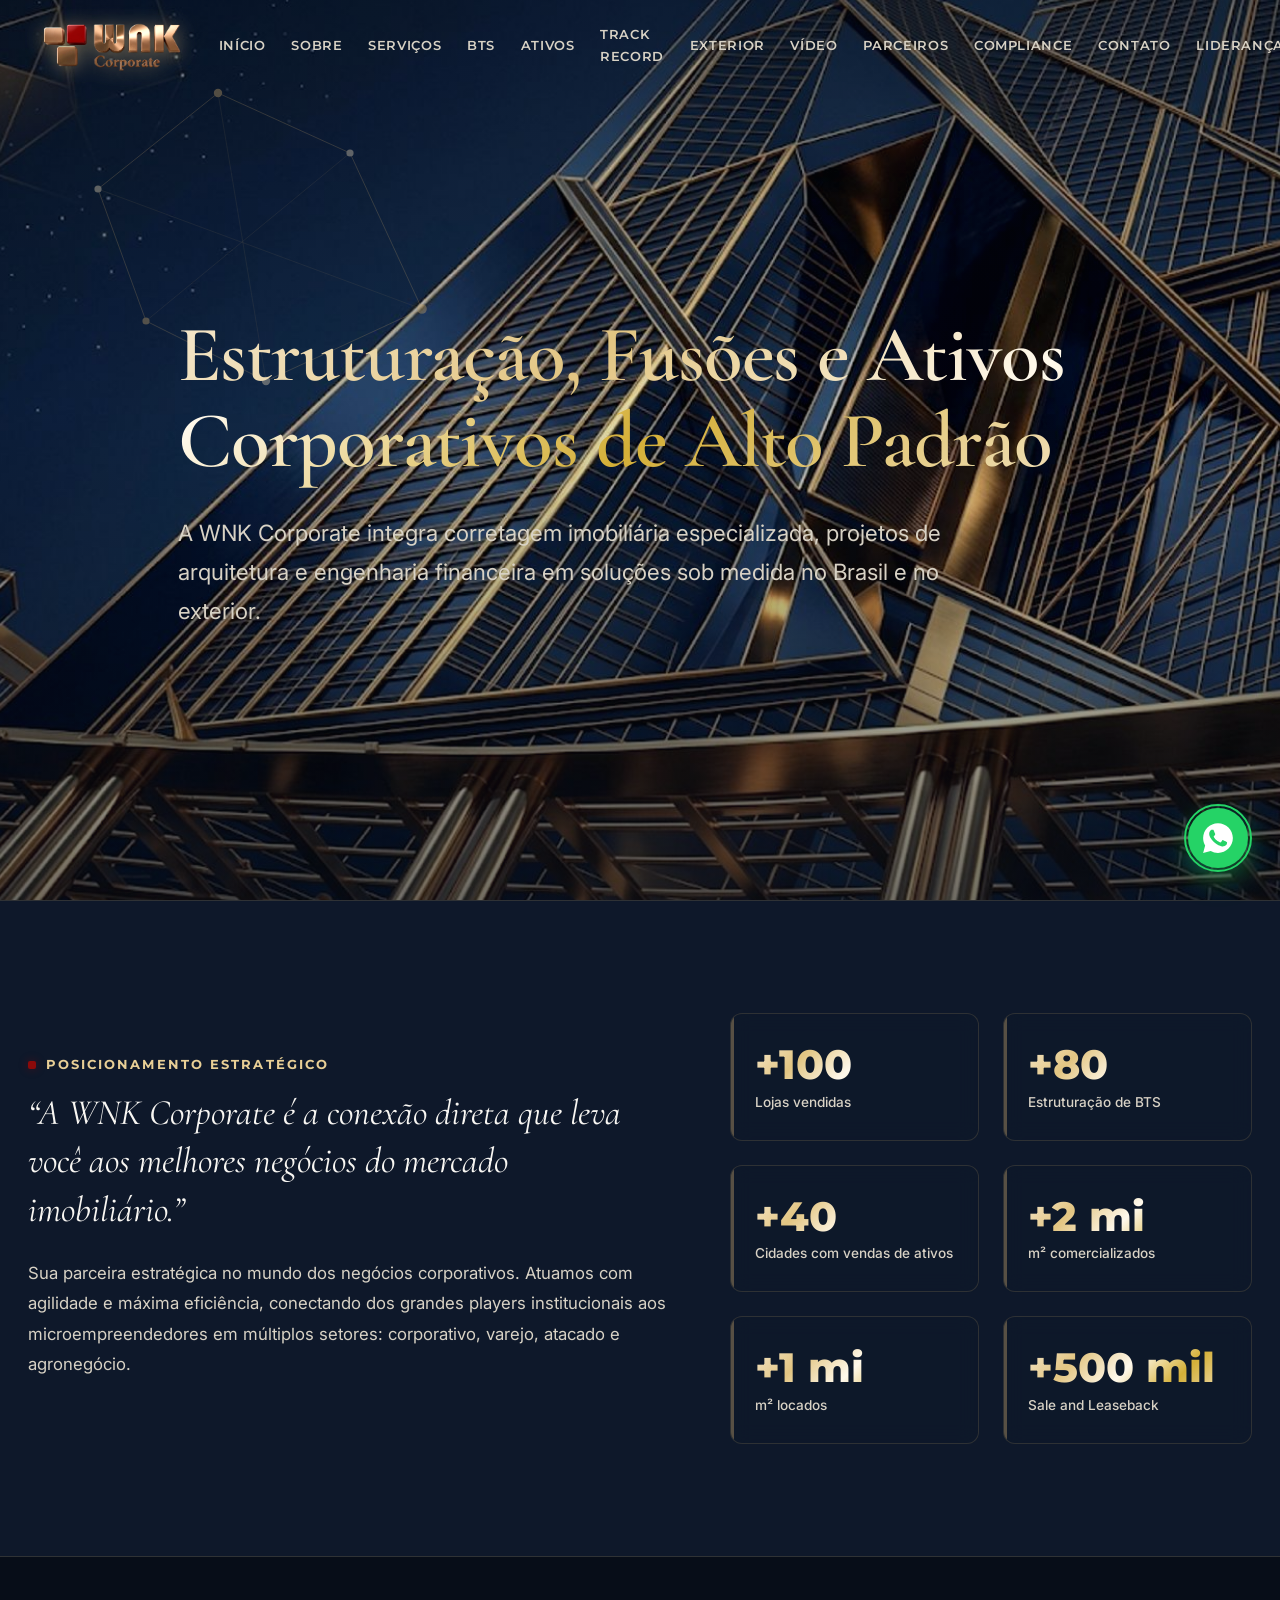
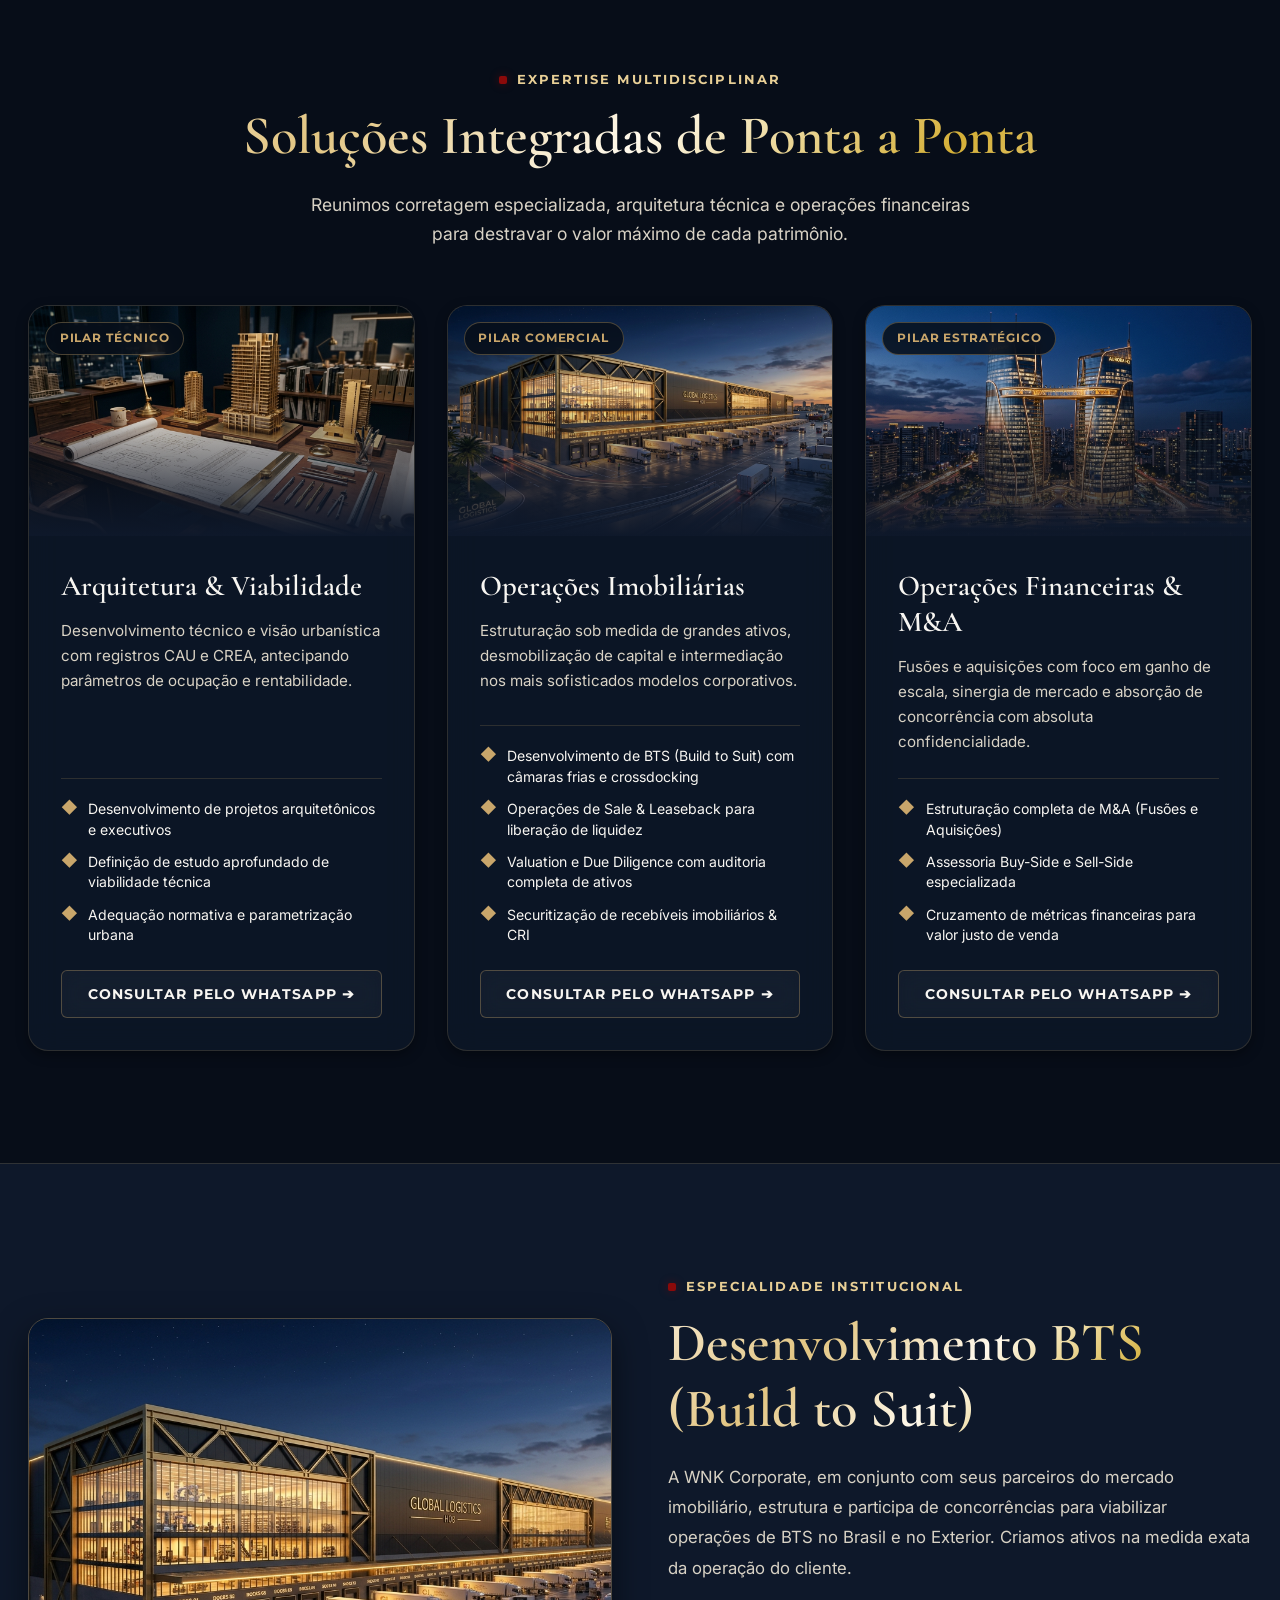
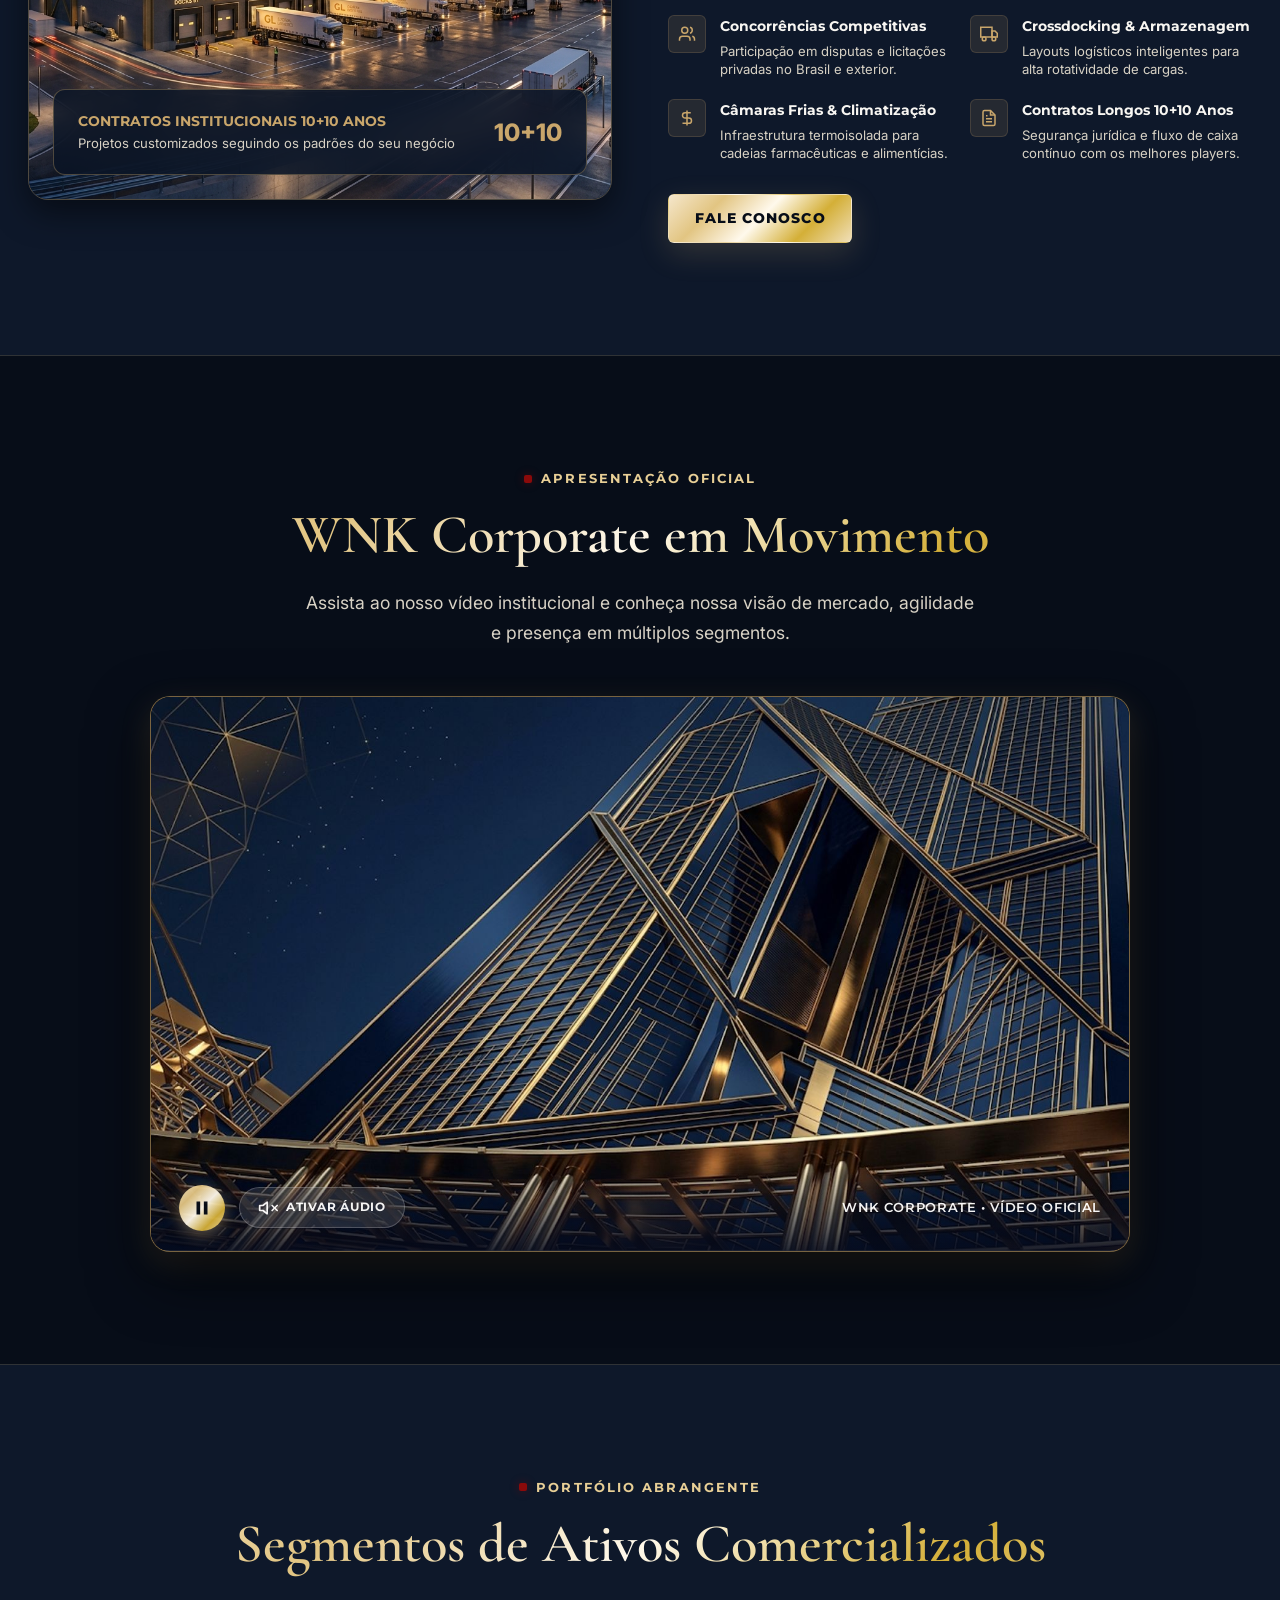
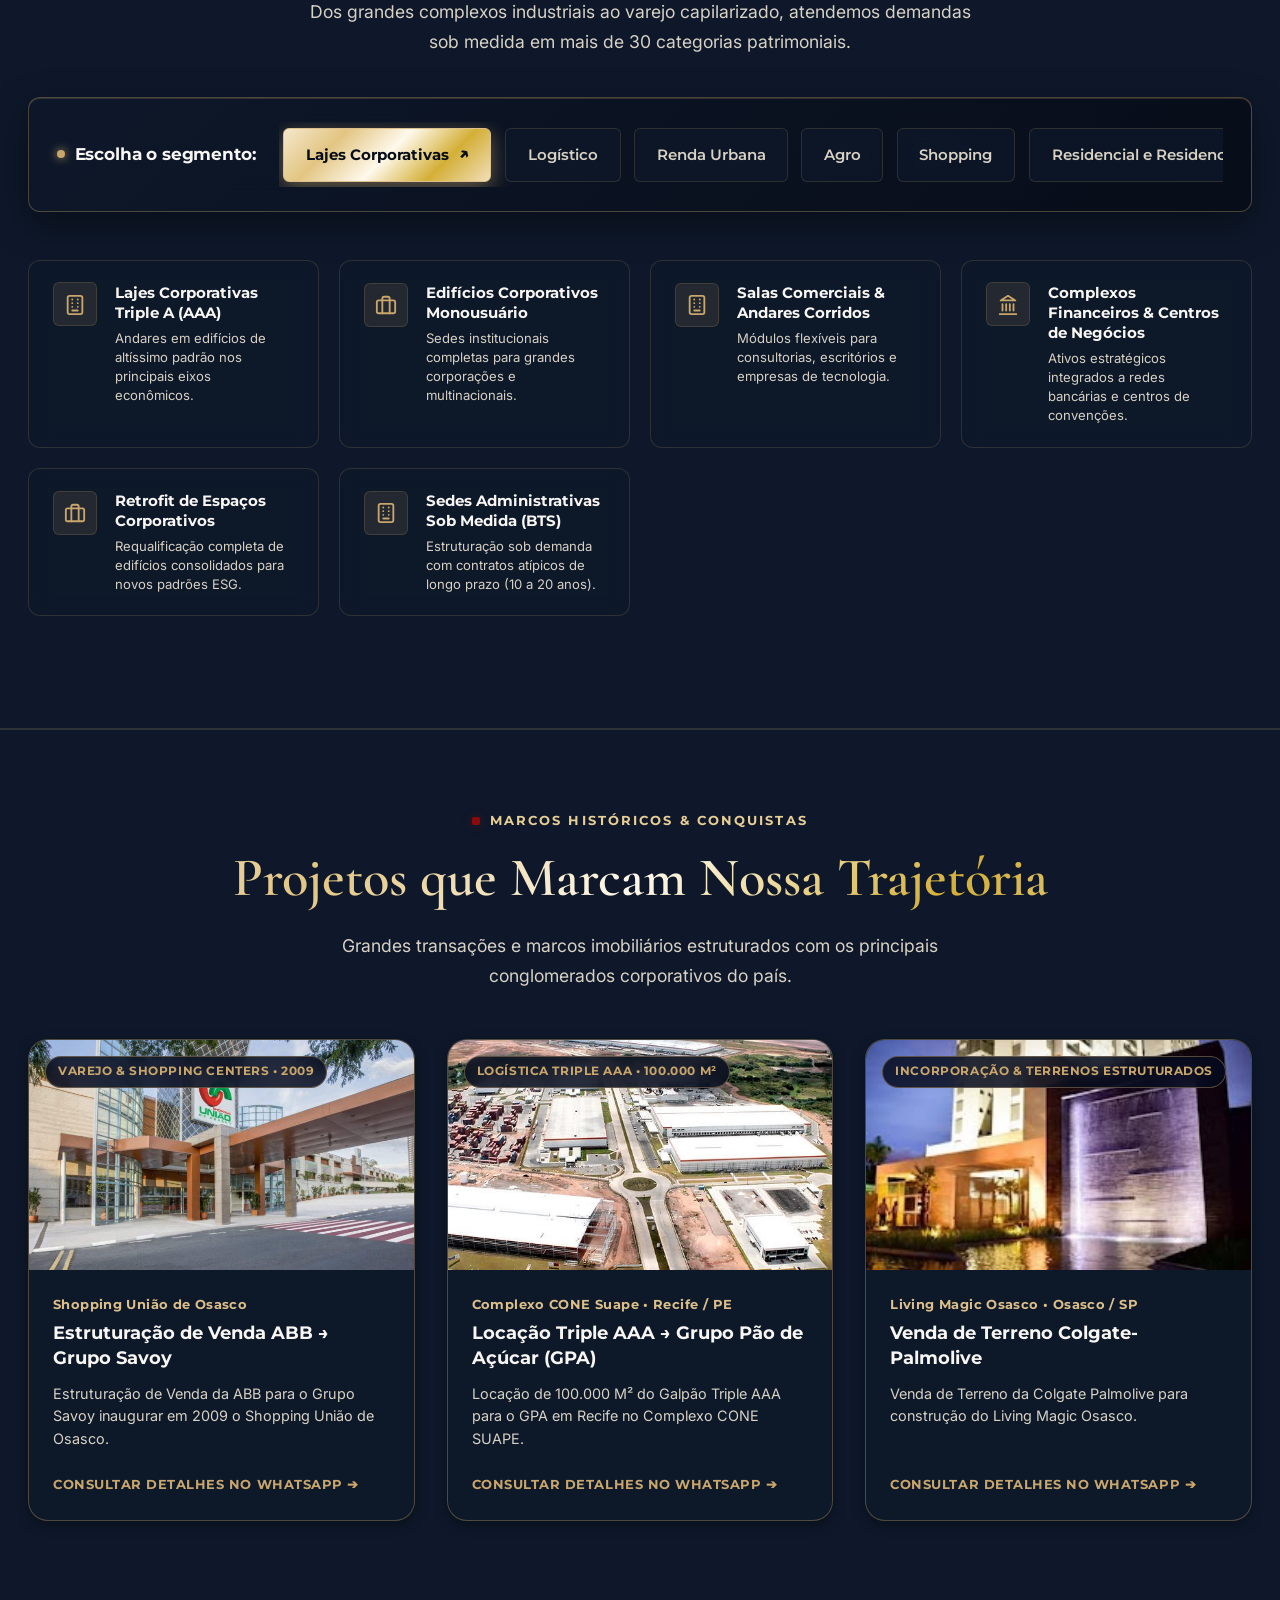
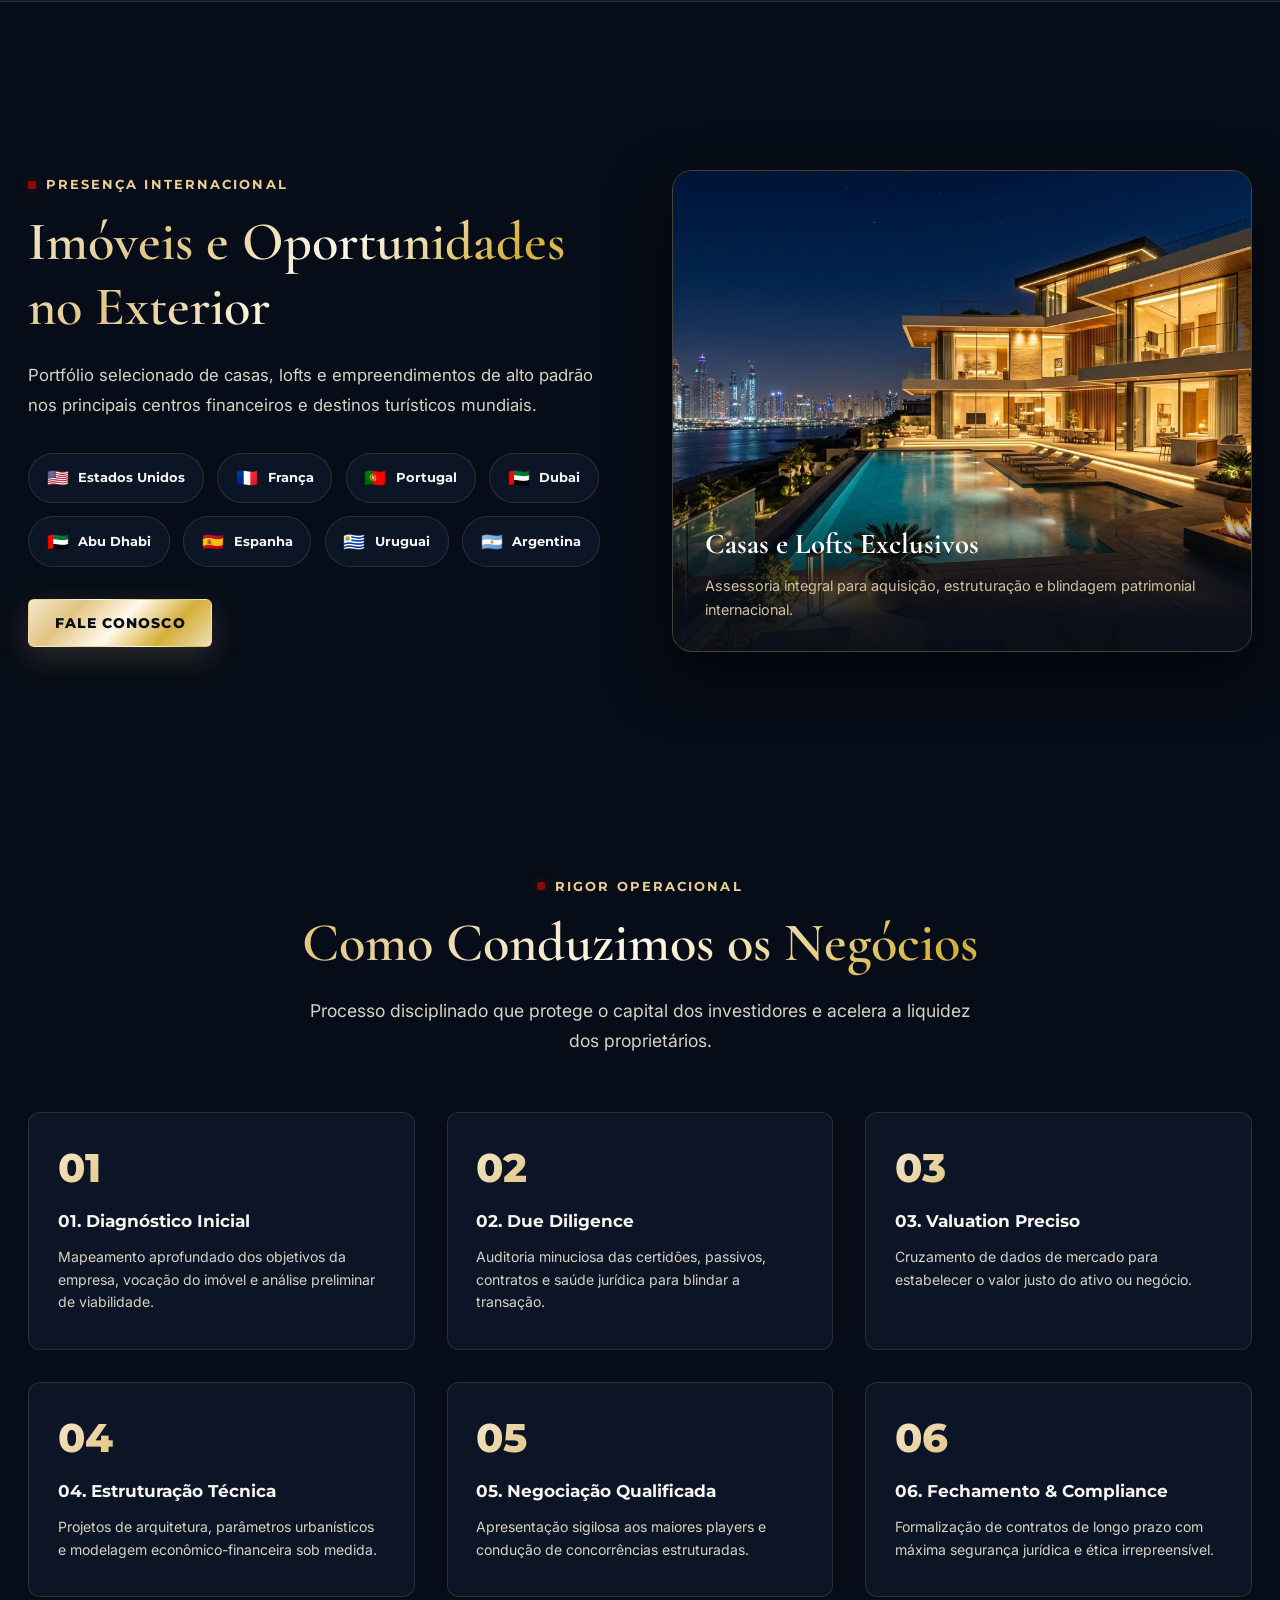
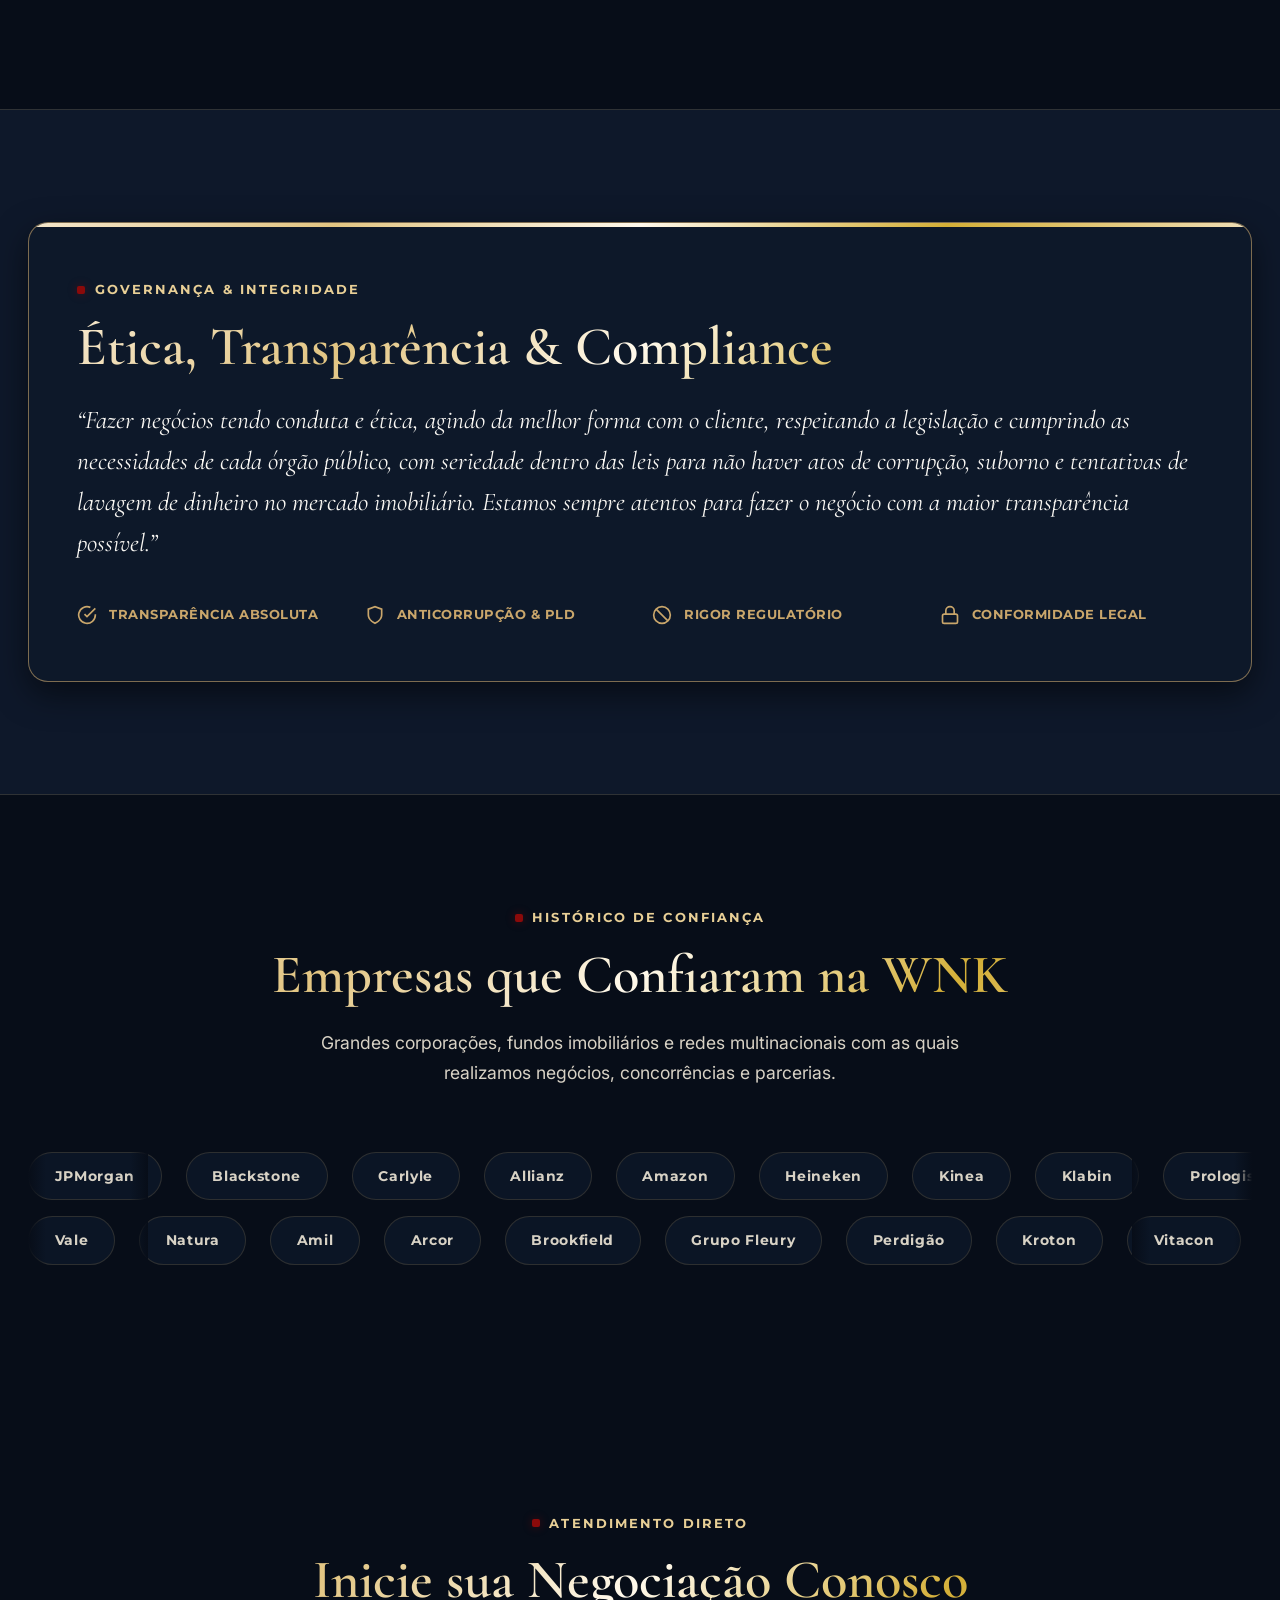
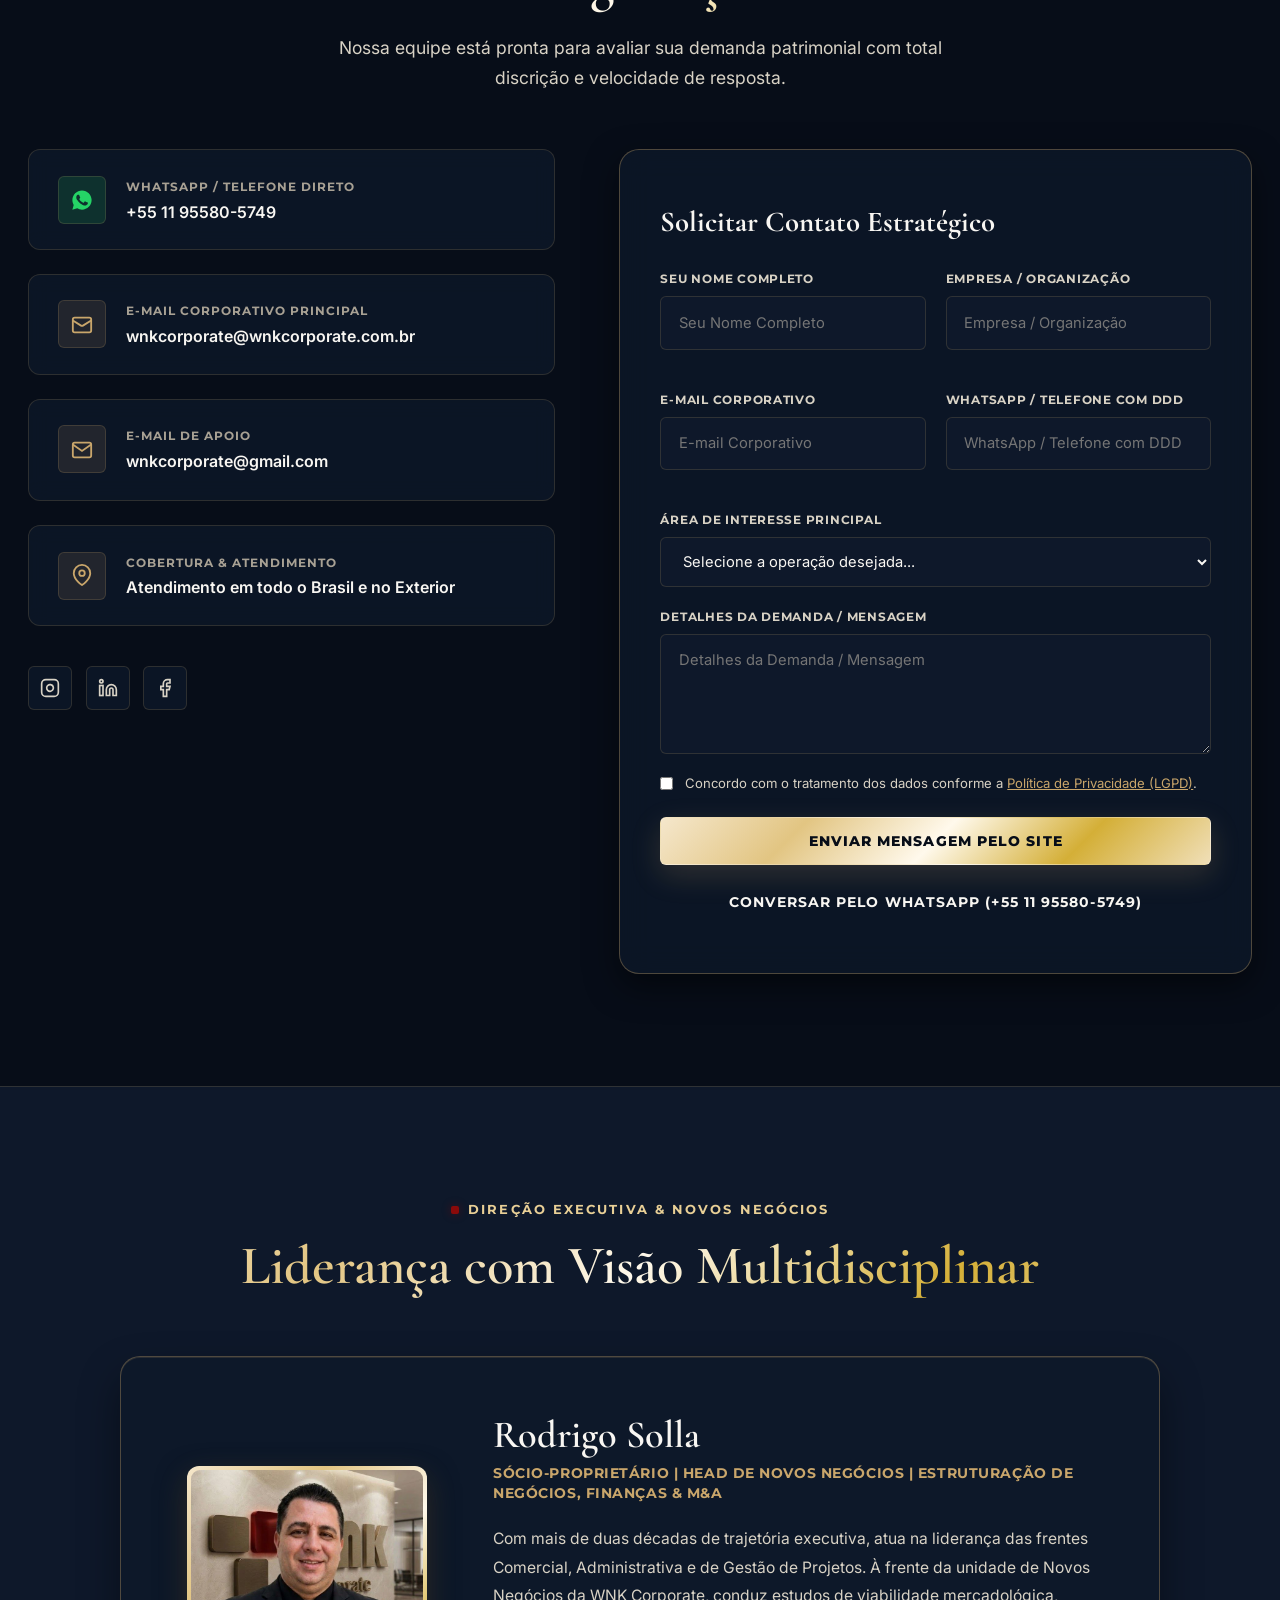
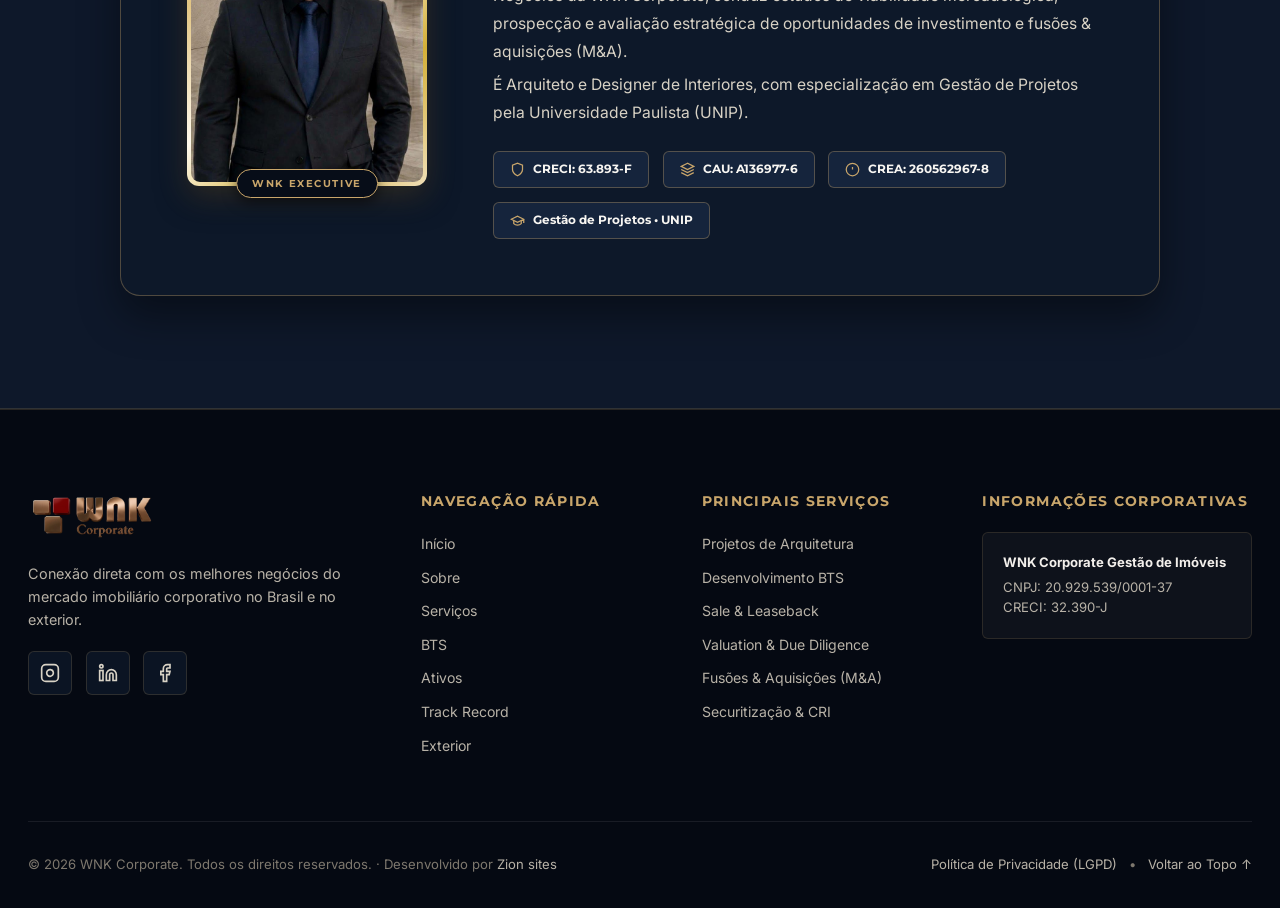
<file: index.html>
<!DOCTYPE html>
<html lang="pt-BR" data-theme="dark">
<head>
  <meta charset="UTF-8">
  <meta name="viewport" content="width=device-width, initial-scale=1.0">
  <title>WNK Corporate — Gestão de Imóveis & Estruturação de Ativos</title>
  <meta name="description" content="A WNK Corporate é a conexão direta que leva você aos melhores negócios do mercado imobiliário. BTS, Fusões e Aquisições (M&A), Valuation e Ativos Corporativos no Brasil e no Exterior.">
  <meta name="keywords" content="WNK Corporate, build to suit, BTS, M&A imobiliário, valuation imobiliário, galpões logísticos, imóveis corporativos, sale and leaseback, arquitetura corporativa, imóveis no exterior">
  <meta name="author" content="WNK Corporate Gestão de Imóveis">
  <meta name="robots" content="index, follow">

  <!-- Open Graph / Redes Sociais -->
  <meta property="og:type" content="website">
  <meta property="og:title" content="WNK Corporate — Gestão de Imóveis & Estruturação de Ativos">
  <meta property="og:description" content="A conexão direta que leva você aos melhores negócios do mercado imobiliário corporativo no Brasil e no exterior.">
  <meta property="og:url" content="https://www.wnkcorporate.com.br/">
  <meta property="og:image" content="assets/images/hero_reference.jpg">

  <!-- Favicon -->
  <link rel="icon" type="image/png" sizes="256x256" href="assets/images/favicon.png?v=20261115b">
  <link rel="shortcut icon" href="favicon.ico?v=20261115b">
  <link rel="apple-touch-icon" href="assets/images/favicon.png?v=20261115b">

  <!-- Google Fonts -->
  <link rel="preconnect" href="https://fonts.googleapis.com">
  <link rel="preconnect" href="https://fonts.gstatic.com" crossorigin>
  <link href="https://fonts.googleapis.com/css2?family=Cormorant+Garamond:ital,wght@0,500;0,600;0,700;1,500;1,600&family=Inter:wght@300;400;500;600;700&family=Montserrat:wght@400;500;600;700;800&display=swap" rel="stylesheet">

  <!-- Stylesheet -->
  <link rel="stylesheet" href="styles.css?v=20261115">
</head>
<body>


  <header class="header" id="header">
    <div class="container navbar">
      <!-- Logotipo WNK -->
      <a href="#inicio" class="nav-brand" aria-label="WNK Corporate Início">
        <img src="assets/images/logo.png" alt="WNK Corporate Logotipo" width="210" height="84">
      </a>

      <!-- Menu Principal -->
      <nav class="nav-menu" id="navMenu">
        <a href="#inicio" class="nav-link" data-i18n="nav.home">Início</a>
        <a href="#sobre" class="nav-link" data-i18n="nav.about">Sobre</a>
        <a href="#servicos" class="nav-link" data-i18n="nav.services">Serviços</a>
        <a href="#bts" class="nav-link" data-i18n="nav.bts">BTS</a>
        <a href="#ativos" class="nav-link" data-i18n="nav.assets">Ativos</a>
        <a href="#track-record" class="nav-link" data-i18n="nav.track_record">Track Record</a>
        <a href="#exterior" class="nav-link" data-i18n="nav.global">Exterior</a>
        <a href="#video" class="nav-link" data-i18n="nav.video">Vídeo</a>
        <a href="#parceiros" class="nav-link" data-i18n="nav.clients">Parceiros</a>
        <a href="#compliance" class="nav-link" data-i18n="nav.compliance">Compliance</a>
        <a href="#contato" class="nav-link" data-i18n="nav.contact">Contato</a>
        <a href="#lideranca" class="nav-link" data-i18n="nav.leadership">Liderança</a>

        <!-- Controles extras para Mobile no drawer -->
        <div class="nav-actions mobile-only" style="margin-top: 1rem; display: flex; flex-direction: column; gap: 0.85rem; width: 100%;">
          <div style="display: flex; align-items: center; justify-content: space-between; width: 100%; padding-top: 0.5rem; border-top: 1px solid var(--border-subtle);">
            <div class="lang-toggle" role="group" aria-label="Seleção de idioma">
              <button class="lang-btn active" data-lang="pt" aria-label="Português">PT</button>
              <button class="lang-btn" data-lang="en" aria-label="English">EN</button>
            </div>
            <button class="theme-toggle-btn" aria-label="Alternar tema claro ou escuro">
              <svg class="theme-icon-svg" viewBox="0 0 24 24" width="18" height="18" fill="none">
                <path d="M21 12.79A9 9 0 1 1 11.21 3 7 7 0 0 0 21 12.79z" stroke="currentColor" stroke-width="2" stroke-linecap="round" stroke-linejoin="round"/>
              </svg>
            </button>
          </div>
          <a href="https://api.whatsapp.com/send?phone=5511955805749&text=Ol%C3%A1!%20Gostaria%20de%20informa%C3%A7%C3%B5es%20sobre%20a%20WNK%20Corporate." target="_blank" rel="noopener noreferrer" class="btn btn-primary" style="width: 100%; text-align: center;" data-i18n="nav.cta">
            Fale Conosco
          </a>
        </div>
      </nav>

      <!-- Ações de Cabeçalho (Idioma, Tema e CTA) -->
      <div class="nav-actions nav-header-controls">
        <!-- Seletor de Idioma (PT / EN) -->
        <div class="lang-toggle" role="group" aria-label="Seleção de idioma">
          <button class="lang-btn active" data-lang="pt" aria-label="Português">PT</button>
          <button class="lang-btn" data-lang="en" aria-label="English">EN</button>
        </div>

        <!-- Alternador de Tema (Dark / Light) -->
        <button class="theme-toggle-btn" id="themeToggle" aria-label="Alternar tema claro ou escuro">
          <svg id="themeIcon" class="theme-icon-svg" viewBox="0 0 24 24" width="18" height="18" fill="none">
            <path d="M21 12.79A9 9 0 1 1 11.21 3 7 7 0 0 0 21 12.79z" stroke="currentColor" stroke-width="2" stroke-linecap="round" stroke-linejoin="round"/>
          </svg>
        </button>

        <!-- CTA WhatsApp Principal -->
        <a href="https://api.whatsapp.com/send?phone=5511955805749&text=Ol%C3%A1!%20Gostaria%20de%20informa%C3%A7%C3%B5es%20sobre%20as%20solu%C3%A7%C3%B5es%20corporativas%20da%20WNK%20Corporate." target="_blank" rel="noopener noreferrer" class="btn btn-primary nav-desktop-cta" data-i18n="nav.cta">
          Fale Conosco
        </a>
      </div>

      <!-- Botão Hamburguer Mobile -->
      <button class="hamburger" id="hamburger" aria-label="Abrir menu de navegação">
        <span></span>
        <span></span>
        <span></span>
      </button>
    </div>
  </header>

  <main>
    <!-- ========================================================================
         HERO SECTION
         ======================================================================== -->
    <section class="hero" id="inicio">
      <div class="hero-backdrop">
        <video class="hero-video" autoplay muted loop playsinline poster="assets/images/hero_reference.jpg">
          <source src="assets/video/hero_skyscrapers.mp4" type="video/mp4">
          <source src="Skyscrapers_in_financial_district_3154a514_t0-8_1080p.mp4" type="video/mp4">
          <img src="assets/images/hero_reference.jpg" alt="Estruturas Corporativas e Torres WNK" class="hero-img">
        </video>
        <div class="hero-overlay"></div>
      </div>

      <!-- Rede Poligonal Dourada em SVG -->
      <svg class="hero-constellation" viewBox="0 0 400 400" fill="none" xmlns="http://www.w3.org/2000/svg">
        <path d="M50 120 L150 40 L260 90 L320 220 L190 280 L90 230 Z" stroke="#C9A66B" stroke-width="0.8" opacity="0.6"/>
        <path d="M150 40 L190 280 M260 90 L90 230 M50 120 L320 220" stroke="#C9A66B" stroke-width="0.5" opacity="0.4"/>
        <circle cx="50" cy="120" r="3" fill="#EAD9B8"/>
        <circle cx="150" cy="40" r="3.5" fill="#C9A66B"/>
        <circle cx="260" cy="90" r="3" fill="#EAD9B8"/>
        <circle cx="320" cy="220" r="4" fill="#C9A66B"/>
        <circle cx="190" cy="280" r="3.5" fill="#EAD9B8"/>
        <circle cx="90" cy="230" r="3" fill="#C9A66B"/>
      </svg>

      <div class="container hero-content">
        <!-- Título Principal com Gradiente Metálico -->
        <h1 class="hero-title">
          <span class="text-metallic" data-i18n="hero.title">Estruturação, Fusões e Ativos Corporativos de Alto Padrão</span>
        </h1>

        <!-- Descrição -->
        <p class="hero-desc" data-i18n="hero.desc">
          A WNK Corporate integra corretagem imobiliária especializada, projetos de arquitetura e engenharia financeira em soluções sob medida no Brasil e no exterior.
        </p>
      </div>
    </section>

    <!-- ========================================================================
         MANIFESTO & ESTATÍSTICAS CHAVE
         ======================================================================== -->
    <section class="section manifesto-section" id="sobre">
      <div class="container">
        <div class="manifesto-grid">
          <div>
            <span class="section-label" data-i18n="manifesto.label">Posicionamento Estratégico</span>
            <blockquote class="manifesto-quote text-gold" data-i18n="manifesto.quote">
              “A WNK Corporate é a conexão direta que leva você aos melhores negócios do mercado imobiliário.”
            </blockquote>
            <p class="manifesto-text" data-i18n="manifesto.desc">
              Sua parceira estratégica no mundo dos negócios corporativos. Atuamos com agilidade e máxima eficiência, conectando dos grandes players institucionais aos microempreendedores em múltiplos setores: corporativo, varejo, atacado e agronegócio.
            </p>
          </div>

          <!-- Grade de Contadores & Métricas Chave (Posicionamento Estratégico) -->
          <div class="stats-grid">
            <div class="stat-card">
              <div class="stat-number text-metallic" data-i18n="stat.stores">+100</div>
              <div class="stat-label" data-i18n="stat.stores_lbl">Lojas vendidas</div>
            </div>
            <div class="stat-card">
              <div class="stat-number text-metallic" data-i18n="stat.bts">+80</div>
              <div class="stat-label" data-i18n="stat.bts_lbl">Estruturação de BTS</div>
            </div>
            <div class="stat-card">
              <div class="stat-number text-metallic" data-i18n="stat.cities">+40</div>
              <div class="stat-label" data-i18n="stat.cities_lbl">Cidades com vendas de ativos</div>
            </div>
            <div class="stat-card">
              <div class="stat-number text-metallic" data-i18n="stat.m2_sold">+2 mi</div>
              <div class="stat-label" data-i18n="stat.m2_sold_lbl">m² comercializados</div>
            </div>
            <div class="stat-card">
              <div class="stat-number text-metallic" data-i18n="stat.m2_leased">+1 mi</div>
              <div class="stat-label" data-i18n="stat.m2_leased_lbl">m² locados</div>
            </div>
            <div class="stat-card">
              <div class="stat-number text-metallic" data-i18n="stat.slb">+500 mil</div>
              <div class="stat-label" data-i18n="stat.slb_lbl">Sale and Leaseback</div>
            </div>
          </div>
        </div>
      </div>
    </section>

    <!-- ========================================================================
         SERVIÇOS (3 GRANDES PILARES)
         ======================================================================== -->
    <section class="section" id="servicos">
      <div class="container">
        <div class="text-center">
          <span class="section-label" data-i18n="services.label">Expertise Multidisciplinar</span>
          <h2 class="section-title text-metallic" data-i18n="services.title">Soluções Integradas de Ponta a Ponta</h2>
          <p class="section-subtitle" data-i18n="services.subtitle">
            Reunimos corretagem especializada, arquitetura técnica e operações financeiras para destravar o valor máximo de cada patrimônio.
          </p>
        </div>

        <div class="services-grid">
          <!-- Pilar 1: Arquitetura & Viabilidade -->
          <article class="service-card">
            <div class="service-img-wrapper">
              <img src="assets/images/architecture_concept.jpg" alt="Mesa de projetos e maquetes de arquitetura" loading="lazy">
              <div class="service-img-overlay"></div>
              <span class="service-tag" data-i18n="serv1.tag">Pilar Técnico</span>
            </div>
            <div class="service-body">
              <h3 class="service-title" data-i18n="serv1.title">Arquitetura & Viabilidade</h3>
              <p class="service-desc" data-i18n="serv1.desc">
                Desenvolvimento técnico e visão urbanística com registros CAU e CREA, antecipando parâmetros de ocupação e rentabilidade.
              </p>
              <ul class="service-list">
                <li class="service-item">
                  <span class="bullet">◆</span>
                  <span data-i18n="serv1.item1">Desenvolvimento de projetos arquitetônicos e executivos</span>
                </li>
                <li class="service-item">
                  <span class="bullet">◆</span>
                  <span data-i18n="serv1.item2">Definição de estudo aprofundado de viabilidade técnica</span>
                </li>
                <li class="service-item">
                  <span class="bullet">◆</span>
                  <span data-i18n="serv1.item3">Adequação normativa e parametrização urbana</span>
                </li>
              </ul>
              <a href="https://api.whatsapp.com/send?phone=5511955805749&text=Ol%C3%A1!%20Gostaria%20de%20mais%20informa%C3%A7%C3%B5es%20sobre%20Arquitetura%20%26%20Viabilidade." target="_blank" rel="noopener noreferrer" class="btn btn-outline" style="width: 100%; margin-top: 1.5rem; text-align: center;">Consultar pelo WhatsApp ➔</a>
            </div>
          </article>

          <!-- Pilar 2: Operações Imobiliárias Corporativas -->
          <article class="service-card">
            <div class="service-img-wrapper">
              <img src="assets/images/bts_warehouse.jpg" alt="Centro logístico moderno com docas" loading="lazy">
              <div class="service-img-overlay"></div>
              <span class="service-tag" data-i18n="serv2.tag">Pilar Comercial</span>
            </div>
            <div class="service-body">
              <h3 class="service-title" data-i18n="serv2.title">Operações Imobiliárias</h3>
              <p class="service-desc" data-i18n="serv2.desc">
                Estruturação sob medida de grandes ativos, desmobilização de capital e intermediação nos mais sofisticados modelos corporativos.
              </p>
              <ul class="service-list">
                <li class="service-item">
                  <span class="bullet">◆</span>
                  <span data-i18n="serv2.item1">Desenvolvimento de BTS (Build to Suit) com câmaras frias e crossdocking</span>
                </li>
                <li class="service-item">
                  <span class="bullet">◆</span>
                  <span data-i18n="serv2.item2">Operações de Sale & Leaseback para liberação de liquidez</span>
                </li>
                <li class="service-item">
                  <span class="bullet">◆</span>
                  <span data-i18n="serv2.item3">Valuation e Due Diligence com auditoria completa de ativos</span>
                </li>
                <li class="service-item">
                  <span class="bullet">◆</span>
                  <span data-i18n="serv2.item4">Securitização de recebíveis imobiliários & CRI</span>
                </li>
              </ul>
              <a href="https://api.whatsapp.com/send?phone=5511955805749&text=Ol%C3%A1!%20Gostaria%20de%20mais%20informa%C3%A7%C3%B5es%20sobre%20Opera%C3%A7%C3%B5es%20Imobili%C3%A1rias%20e%20BTS." target="_blank" rel="noopener noreferrer" class="btn btn-outline" style="width: 100%; margin-top: 1.5rem; text-align: center;">Consultar pelo WhatsApp ➔</a>
            </div>
          </article>

          <!-- Pilar 3: Operações Financeiras & M&A -->
          <article class="service-card">
            <div class="service-img-wrapper">
              <img src="assets/images/mna_towers.jpg" alt="Torres corporativas modernas conectadas" loading="lazy">
              <div class="service-img-overlay"></div>
              <span class="service-tag" data-i18n="serv3.tag">Pilar Estratégico</span>
            </div>
            <div class="service-body">
              <h3 class="service-title" data-i18n="serv3.title">Operações Financeiras & M&A</h3>
              <p class="service-desc" data-i18n="serv3.desc">
                Fusões e aquisições com foco em ganho de escala, sinergia de mercado e absorção de concorrência com absoluta confidencialidade.
              </p>
              <ul class="service-list">
                <li class="service-item">
                  <span class="bullet">◆</span>
                  <span data-i18n="serv3.item1">Estruturação completa de M&A (Fusões e Aquisições)</span>
                </li>
                <li class="service-item">
                  <span class="bullet">◆</span>
                  <span data-i18n="serv3.item2">Assessoria Buy-Side e Sell-Side especializada</span>
                </li>
                <li class="service-item">
                  <span class="bullet">◆</span>
                  <span data-i18n="serv3.item3">Cruzamento de métricas financeiras para valor justo de venda</span>
                </li>
              </ul>
              <a href="https://api.whatsapp.com/send?phone=5511955805749&text=Ol%C3%A1!%20Gostaria%20de%20mais%20informa%C3%A7%C3%B5es%20sobre%20Opera%C3%A7%C3%B5es%20Financeiras%20%26%20M%26A." target="_blank" rel="noopener noreferrer" class="btn btn-outline" style="width: 100%; margin-top: 1.5rem; text-align: center;">Consultar pelo WhatsApp ➔</a>
            </div>
          </article>
        </div>
      </div>
    </section>

    <!-- ========================================================================
         DESTAQUE BTS (BUILD TO SUIT)
         ======================================================================== -->
    <section class="section bts-section" id="bts">
      <div class="container">
        <div class="bts-grid">
          <!-- Coluna Visual -->
          <div class="bts-image-box">
            <img src="assets/images/bts_warehouse.jpg" alt="Galpão Logístico BTS WNK Corporate" loading="lazy">
            <div class="bts-badge-floating">
              <div>
                <div class="bts-badge-title" data-i18n="bts.badge_title">Contratos Institucionais 10+10 Anos</div>
                <div class="bts-badge-sub" data-i18n="bts.badge_sub">Projetos customizados seguindo os padrões do seu negócio</div>
              </div>
              <div style="color: var(--gold-400); font-size: 1.5rem; font-weight: 800;">10+10</div>
            </div>
          </div>

          <!-- Coluna Conteúdo -->
          <div>
            <span class="section-label" data-i18n="bts.label">Especialidade Institucional</span>
            <h2 class="section-title text-metallic" data-i18n="bts.title">Desenvolvimento BTS (Build to Suit)</h2>
            <p class="manifesto-text" data-i18n="bts.desc">
              A WNK Corporate, em conjunto com seus parceiros do mercado imobiliário, estrutura e participa de concorrências para viabilizar operações de BTS no Brasil e no Exterior. Criamos ativos na medida exata da operação do cliente.
            </p>

            <div class="bts-features-list">
              <div class="bts-feature-item">
                <div class="bts-feature-icon">
                  <svg viewBox="0 0 24 24" fill="none" stroke="currentColor" stroke-width="2"><path d="M16 21v-2a4 4 0 0 0-4-4H6a4 4 0 0 0-4 4v2"/><circle cx="9" cy="7" r="4"/><path d="M22 21v-2a4 4 0 0 0-3-3.87"/><path d="M16 3.13a4 4 0 0 1 0 7.75"/></svg>
                </div>
                <div class="bts-feature-text">
                  <h4 data-i18n="bts.f1_title">Concorrências Competitivas</h4>
                  <p data-i18n="bts.f1_desc">Participação em disputas e licitações privadas no Brasil e exterior.</p>
                </div>
              </div>

              <div class="bts-feature-item">
                <div class="bts-feature-icon">
                  <svg viewBox="0 0 24 24" fill="none" stroke="currentColor" stroke-width="2"><rect x="1" y="3" width="15" height="13"/><polygon points="16 8 20 8 23 11 23 16 16 16 16 8"/><circle cx="5.5" cy="18.5" r="2.5"/><circle cx="18.5" cy="18.5" r="2.5"/></svg>
                </div>
                <div class="bts-feature-text">
                  <h4 data-i18n="bts.f2_title">Crossdocking & Armazenagem</h4>
                  <p data-i18n="bts.f2_desc">Layouts logísticos inteligentes para alta rotatividade de cargas.</p>
                </div>
              </div>

              <div class="bts-feature-item">
                <div class="bts-feature-icon">
                  <svg viewBox="0 0 24 24" fill="none" stroke="currentColor" stroke-width="2"><path d="M12 2v20M17 5H9.5a3.5 3.5 0 0 0 0 7h5a3.5 3.5 0 0 1 0 7H6"/></svg>
                </div>
                <div class="bts-feature-text">
                  <h4 data-i18n="bts.f3_title">Câmaras Frias & Climatização</h4>
                  <p data-i18n="bts.f3_desc">Infraestrutura termoisolada para cadeias farmacêuticas e alimentícias.</p>
                </div>
              </div>

              <div class="bts-feature-item">
                <div class="bts-feature-icon">
                  <svg viewBox="0 0 24 24" fill="none" stroke="currentColor" stroke-width="2"><path d="M14 2H6a2 2 0 0 0-2 2v16a2 2 0 0 0 2 2h12a2 2 0 0 0 2-2V8z"/><polyline points="14 2 14 8 20 8"/><line x1="16" y1="13" x2="8" y2="13"/><line x1="16" y1="17" x2="8" y2="17"/><polyline points="10 9 9 9 8 9"/></svg>
                </div>
                <div class="bts-feature-text">
                  <h4 data-i18n="bts.f4_title">Contratos Longos 10+10 Anos</h4>
                  <p data-i18n="bts.f4_desc">Segurança jurídica e fluxo de caixa contínuo com os melhores players.</p>
                </div>
              </div>
            </div>

            <a href="https://api.whatsapp.com/send?phone=5511955805749&text=Ol%C3%A1!%20Gostaria%20de%20estruturar%20uma%20opera%C3%A7%C3%A3o%20de%20BTS%20com%20a%20WNK%20Corporate." target="_blank" rel="noopener noreferrer" class="btn btn-primary" data-i18n="nav.cta">
              Fale Conosco sobre BTS
            </a>
          </div>
        </div>
      </div>
    </section>

    <!-- ========================================================================
         VÍDEO INSTITUCIONAL
         ======================================================================== -->
    <section class="section video-section" id="video">
      <div class="container text-center">
        <span class="section-label" data-i18n="video.label">Apresentação Oficial</span>
        <h2 class="section-title text-metallic" data-i18n="video.title">WNK Corporate em Movimento</h2>
        <p class="section-subtitle" data-i18n="video.subtitle">
          Assista ao nosso vídeo institucional e conheça nossa visão de mercado, agilidade e presença em múltiplos segmentos.
        </p>

        <!-- Player Customizado com Autoplay em Loop e Áudio Inicialmente Mudo -->
        <div class="video-container">
          <div class="video-wrapper">
            <video id="instVideo" playsinline autoplay muted loop preload="auto" poster="assets/images/hero_reference.jpg">
              <source src="assets/video/wnk_institucional.mp4" type="video/mp4">
              Seu navegador não suporta a reprodução deste vídeo.
            </video>
          </div>
          <!-- Controles customizados sobrepostos -->
          <div class="video-custom-controls">
            <div class="video-controls-left">
              <button class="video-play-btn" id="videoPlayBtn" aria-label="Pausar ou reproduzir vídeo">
                <svg viewBox="0 0 24 24" width="22" height="22" fill="currentColor">
                  <path d="M6 19h4V5H6v14zm8-14v14h4V5h-4z"/>
                </svg>
              </button>
              <button class="video-audio-btn" id="videoAudioBtn" aria-label="Ativar ou desativar áudio" title="Ativar áudio">
                <svg viewBox="0 0 24 24" width="20" height="20" fill="none" stroke="currentColor" stroke-width="2" stroke-linecap="round" stroke-linejoin="round">
                  <path d="M11 5L6 9H2v6h4l5 4V5z"/>
                  <line x1="23" y1="9" x2="17" y2="15"/>
                  <line x1="17" y1="9" x2="23" y2="15"/>
                </svg>
                <span id="audioStatusText">Ativar Áudio</span>
              </button>
            </div>
            <div class="video-meta">WNK Corporate • Vídeo Oficial</div>
          </div>
        </div>
      </div>
    </section>

    <!-- ========================================================================
         SEGMENTOS DE ATIVOS (DUAS ABAS INTERATIVAS)
         ======================================================================== -->
    <section class="section assets-section" id="ativos">
      <div class="container">
        <div class="text-center">
          <span class="section-label" data-i18n="assets.label">Portfólio Abrangente</span>
          <h2 class="section-title text-metallic" data-i18n="assets.title">Segmentos de Ativos Comercializados</h2>
          <p class="section-subtitle" data-i18n="assets.subtitle">
            Dos grandes complexos industriais ao varejo capilarizado, atendemos demandas sob medida em mais de 30 categorias patrimoniais.
          </p>
        </div>

        <!-- Barra de Seleção de Segmentos Conforme Imagem de Referência -->
        <div class="segments-filter-bar">
          <div class="segments-filter-label" data-i18n="assets.choose_segment">
            Escolha o segmento:
          </div>
          <div class="segments-filter-list" role="tablist">
            <button class="segment-tab-btn active" data-segment="lajes" role="tab" aria-selected="true">
              <span class="segment-tab-title" data-i18n="segment.lajes">Lajes Corporativas</span>
              <span class="segment-tab-arrow">↗</span>
            </button>
            <button class="segment-tab-btn" data-segment="logistico" role="tab" aria-selected="false">
              <span class="segment-tab-title" data-i18n="segment.logistico">Logístico</span>
              <span class="segment-tab-arrow">↗</span>
            </button>
            <button class="segment-tab-btn" data-segment="renda_urbana" role="tab" aria-selected="false">
              <span class="segment-tab-title" data-i18n="segment.renda_urbana">Renda Urbana</span>
              <span class="segment-tab-arrow">↗</span>
            </button>
            <button class="segment-tab-btn" data-segment="agro" role="tab" aria-selected="false">
              <span class="segment-tab-title" data-i18n="segment.agro">Agro</span>
              <span class="segment-tab-arrow">↗</span>
            </button>
            <button class="segment-tab-btn" data-segment="shopping" role="tab" aria-selected="false">
              <span class="segment-tab-title" data-i18n="segment.shopping">Shopping</span>
              <span class="segment-tab-arrow">↗</span>
            </button>
            <button class="segment-tab-btn" data-segment="residencial" role="tab" aria-selected="false">
              <span class="segment-tab-title" data-i18n="segment.residencial">Residencial e Residencial Estudantil</span>
              <span class="segment-tab-arrow">↗</span>
            </button>
          </div>
        </div>

        <!-- Grade Dinâmica de Ativos por Segmento (Injetada via JS com i18n) -->
        <div class="assets-grid" id="assetsList">
          <!-- Renderizado via script.js -->
        </div>
      </div>
    </section>

    <!-- ========================================================================
         TRACK RECORD (CASOS E MARCOS HISTÓRICOS)
         ======================================================================== -->
    <section class="section track-record-section" id="track-record">
      <div class="container">
        <div class="text-center">
          <span class="section-label" data-i18n="track.label">Marcos Históricos & Conquistas</span>
          <h2 class="section-title text-metallic" data-i18n="track.title">Projetos que Marcam Nossa Trajetória</h2>
          <p class="section-subtitle" data-i18n="track.subtitle">
            Grandes transações e marcos imobiliários estruturados com os principais conglomerados corporativos do país.
          </p>
        </div>

        <div class="track-record-grid">
          <!-- Projeto 1: Shopping União de Osasco -->
          <article class="track-card">
            <div class="track-card-img-wrap">
              <img src="assets/images/track_record_shopping_uniao_osasco.jpg" alt="Shopping União de Osasco - Estruturação de Venda ABB para Grupo Savoy" loading="lazy">
              <span class="track-card-badge" data-i18n="track.c1_tag">Varejo & Shopping Centers • 2009</span>
            </div>
            <div class="track-card-content">
              <div class="track-card-metric" data-i18n="track.c1_metric">Shopping União de Osasco</div>
              <h3 class="track-card-title" data-i18n="track.c1_title">Estruturação de Venda ABB → Grupo Savoy</h3>
              <p class="track-card-desc" data-i18n="track.c1_desc">
                Estruturação de Venda da ABB para o Grupo Savoy inaugurar em 2009 o Shopping União de Osasco.
              </p>
              <a href="https://api.whatsapp.com/send?phone=5511955805749&text=Ol%C3%A1!%20Gostaria%20de%20mais%20informa%C3%A7%C3%B5es%20sobre%20a%20estrutura%C3%A7%C3%A3o%20de%20venda%20ABB%20para%20o%20Grupo%20Savoy%20(Shopping%20Uni%C3%A3o%20de%20Osasco)." target="_blank" rel="noopener noreferrer" class="track-card-cta">
                <span data-i18n="track.cta_btn">Consultar Detalhes no WhatsApp ➔</span>
              </a>
            </div>
          </article>

          <!-- Projeto 2: GPA Complexo CONE Suape -->
          <article class="track-card">
            <div class="track-card-img-wrap">
              <img src="assets/images/track_record_cone_suape_gpa.jpg" alt="Complexo CONE Suape - Locação 100.000 m² Galpão Triple AAA para o GPA" loading="lazy">
              <span class="track-card-badge" data-i18n="track.c2_tag">Logística Triple AAA • 100.000 m²</span>
            </div>
            <div class="track-card-content">
              <div class="track-card-metric" data-i18n="track.c2_metric">Complexo CONE Suape • Recife / PE</div>
              <h3 class="track-card-title" data-i18n="track.c2_title">Locação Triple AAA → Grupo Pão de Açúcar (GPA)</h3>
              <p class="track-card-desc" data-i18n="track.c2_desc">
                Locação de 100.000 M² do Galpão Triple AAA para o GPA em Recife no Complexo CONE SUAPE.
              </p>
              <a href="https://api.whatsapp.com/send?phone=5511955805749&text=Ol%C3%A1!%20Gostaria%20de%20mais%20informa%C3%A7%C3%B5es%20sobre%20a%20loca%C3%A7%C3%A3o%20de%20100.000%20m%C2%B2%20no%20Complexo%20CONE%20Suape%20para%20o%20GPA." target="_blank" rel="noopener noreferrer" class="track-card-cta">
                <span data-i18n="track.cta_btn">Consultar Detalhes no WhatsApp ➔</span>
              </a>
            </div>
          </article>

          <!-- Projeto 3: Colgate-Palmolive / Living Magic Osasco -->
          <article class="track-card">
            <div class="track-card-img-wrap">
              <img src="assets/images/track_record_colgate_living_magic.jpg" alt="Living Magic Osasco - Venda de Terreno da Colgate-Palmolive" loading="lazy">
              <span class="track-card-badge" data-i18n="track.c3_tag">Incorporação & Terrenos Estruturados</span>
            </div>
            <div class="track-card-content">
              <div class="track-card-metric" data-i18n="track.c3_metric">Living Magic Osasco • Osasco / SP</div>
              <h3 class="track-card-title" data-i18n="track.c3_title">Venda de Terreno Colgate-Palmolive</h3>
              <p class="track-card-desc" data-i18n="track.c3_desc">
                Venda de Terreno da Colgate Palmolive para construção do Living Magic Osasco.
              </p>
              <a href="https://api.whatsapp.com/send?phone=5511955805749&text=Ol%C3%A1!%20Gostaria%20de%20mais%20informa%C3%A7%C3%B5es%20sobre%20a%20venda%20de%20terreno%20da%20Colgate-Palmolive%20para%20o%20Living%20Magic%20Osasco." target="_blank" rel="noopener noreferrer" class="track-card-cta">
                <span data-i18n="track.cta_btn">Consultar Detalhes no WhatsApp ➔</span>
              </a>
            </div>
          </article>
        </div>
      </div>
    </section>

    <!-- ========================================================================
         IMÓVEIS NO EXTERIOR (CASAS E LOFTS)
         ======================================================================== -->
    <section class="section global-section" id="exterior">
      <div class="container">
        <div class="global-grid">
          <div>
            <span class="section-label" data-i18n="global.label">Presença Internacional</span>
            <h2 class="section-title text-metallic" data-i18n="global.title">Imóveis e Oportunidades no Exterior</h2>
            <p class="manifesto-text" data-i18n="global.desc">
              Portfólio selecionado de casas, lofts e empreendimentos de alto padrão nos principais centros financeiros e destinos turísticos mundiais.
            </p>

            <!-- Países em Destaque -->
            <div class="countries-pills">
              <div class="country-pill">
                <span class="flag">🇺🇸</span>
                <span data-i18n="global.p1">Estados Unidos</span>
              </div>
              <div class="country-pill">
                <span class="flag">🇫🇷</span>
                <span data-i18n="global.p2">França</span>
              </div>
              <div class="country-pill">
                <span class="flag">🇵🇹</span>
                <span data-i18n="global.p3">Portugal</span>
              </div>
              <div class="country-pill">
                <span class="flag">🇦🇪</span>
                <span data-i18n="global.p4">Dubai</span>
              </div>
              <div class="country-pill">
                <span class="flag">🇦🇪</span>
                <span data-i18n="global.p5">Abu Dhabi</span>
              </div>
              <div class="country-pill">
                <span class="flag">🇪🇸</span>
                <span data-i18n="global.p6">Espanha</span>
              </div>
              <div class="country-pill">
                <span class="flag">🇺🇾</span>
                <span data-i18n="global.p7">Uruguai</span>
              </div>
              <div class="country-pill">
                <span class="flag">🇦🇷</span>
                <span data-i18n="global.p8">Argentina</span>
              </div>
            </div>

            <a href="https://api.whatsapp.com/send?phone=5511955805749&text=Ol%C3%A1!%20Tenho%20interesse%20em%20investimentos%20e%20im%C3%B3veis%20no%20exterior." target="_blank" rel="noopener noreferrer" class="btn btn-primary" data-i18n="nav.cta">
              Consultar Carteira Internacional
            </a>
          </div>

          <!-- Card Visual com Imagem de Villa Internacional -->
          <div class="global-card">
            <img src="assets/images/international_villa.jpg" alt="Villa de Luxo Internacional à Beira-Mar" loading="lazy">
            <div class="global-card-info">
              <h3 data-i18n="global.card_title">Casas e Lofts Exclusivos</h3>
              <p data-i18n="global.card_sub">Assessoria integral para aquisição, estruturação e blindagem patrimonial internacional.</p>
            </div>
          </div>
        </div>
      </div>
    </section>

    <!-- ========================================================================
         METODOLOGIA / COMO TRABALHAMOS (6 ETAPAS)
         ======================================================================== -->
    <section class="section" id="metodologia">
      <div class="container">
        <div class="text-center">
          <span class="section-label" data-i18n="process.label">Rigor Operacional</span>
          <h2 class="section-title text-metallic" data-i18n="process.title">Como Conduzimos os Negócios</h2>
          <p class="section-subtitle" data-i18n="process.subtitle">
            Processo disciplinado que protege o capital dos investidores e acelera a liquidez dos proprietários.
          </p>
        </div>

        <div class="process-grid">
          <div class="process-card">
            <div class="process-number">01</div>
            <h3 class="process-title" data-i18n="step1.title">01. Diagnóstico Inicial</h3>
            <p class="process-desc" data-i18n="step1.desc">Mapeamento aprofundado dos objetivos da empresa, vocação do imóvel e análise preliminar de viabilidade.</p>
          </div>

          <div class="process-card">
            <div class="process-number">02</div>
            <h3 class="process-title" data-i18n="step2.title">02. Due Diligence</h3>
            <p class="process-desc" data-i18n="step2.desc">Auditoria minuciosa das certidões, passivos, contratos e saúde jurídica para blindar a transação.</p>
          </div>

          <div class="process-card">
            <div class="process-number">03</div>
            <h3 class="process-title" data-i18n="step3.title">03. Valuation Preciso</h3>
            <p class="process-desc" data-i18n="step3.desc">Cruzamento de dados de mercado para estabelecer o valor justo do ativo ou negócio.</p>
          </div>

          <div class="process-card">
            <div class="process-number">04</div>
            <h3 class="process-title" data-i18n="step4.title">04. Estruturação Técnica</h3>
            <p class="process-desc" data-i18n="step4.desc">Projetos de arquitetura, parâmetros urbanísticos e modelagem econômico-financeira sob medida.</p>
          </div>

          <div class="process-card">
            <div class="process-number">05</div>
            <h3 class="process-title" data-i18n="step5.title">05. Negociação Qualificada</h3>
            <p class="process-desc" data-i18n="step5.desc">Apresentação sigilosa aos maiores players e condução de concorrências estruturadas.</p>
          </div>

          <div class="process-card">
            <div class="process-number">06</div>
            <h3 class="process-title" data-i18n="step6.title">06. Fechamento & Compliance</h3>
            <p class="process-desc" data-i18n="step6.desc">Formalização de contratos de longo prazo com máxima segurança jurídica e ética irrepreensível.</p>
          </div>
        </div>
      </div>
    </section>

    <!-- ========================================================================
         ÉTICA & COMPLIANCE
         ======================================================================== -->
    <section class="section compliance-section" id="compliance">
      <div class="container">
        <div class="compliance-box">
          <span class="section-label" data-i18n="compliance.label">Governança & Integridade</span>
          <h2 class="section-title text-metallic" data-i18n="compliance.title">Ética, Transparência & Compliance</h2>
          <blockquote class="compliance-manifesto" data-i18n="compliance.quote">
            “Fazer negócios tendo conduta e ética, agindo da melhor forma com o cliente, respeitando a legislação e cumprindo as necessidades de cada órgão público, com seriedade dentro das leis para não haver atos de corrupção, suborno e tentativas de lavagem de dinheiro no mercado imobiliário. Estamos sempre atentos para fazer o negócio com a maior transparência possível.”
          </blockquote>

          <div class="compliance-pillars">
            <div class="compliance-pillar-item">
              <svg viewBox="0 0 24 24" fill="none" stroke="currentColor" stroke-width="2"><path d="M22 11.08V12a10 10 0 1 1-5.93-9.14"/><polyline points="22 4 12 14.01 9 11.01"/></svg>
              <span data-i18n="compliance.p1">Transparência Absoluta</span>
            </div>
            <div class="compliance-pillar-item">
              <svg viewBox="0 0 24 24" fill="none" stroke="currentColor" stroke-width="2"><path d="M12 22s8-4 8-10V5l-8-3-8 3v7c0 6 8 10 8 10z"/></svg>
              <span data-i18n="compliance.p2">Anticorrupção & PLD</span>
            </div>
            <div class="compliance-pillar-item">
              <svg viewBox="0 0 24 24" fill="none" stroke="currentColor" stroke-width="2"><circle cx="12" cy="12" r="10"/><path d="m4.93 4.93 14.14 14.14"/></svg>
              <span data-i18n="compliance.p3">Rigor Regulatório</span>
            </div>
            <div class="compliance-pillar-item">
              <svg viewBox="0 0 24 24" fill="none" stroke="currentColor" stroke-width="2"><rect x="3" y="11" width="18" height="11" rx="2" ry="2"/><path d="M7 11V7a5 5 0 0 1 10 0v4"/></svg>
              <span data-i18n="compliance.p4">Conformidade Legal</span>
            </div>
          </div>
        </div>
      </div>
    </section>

    <!-- ========================================================================
         EMPRESAS QUE CONFIARAM NA WNK (CLIENTES / PARCEIROS)
         ======================================================================== -->
    <section class="section clients-section" id="parceiros">
      <div class="container text-center">
        <span class="section-label" data-i18n="clients.label">Histórico de Confiança</span>
        <h2 class="section-title text-metallic" data-i18n="clients.title">Empresas que Confiaram na WNK</h2>
        <p class="section-subtitle" data-i18n="clients.subtitle">
          Grandes corporações, fundos imobiliários e redes multinacionais com as quais realizamos negócios, concorrências e parcerias.
        </p>

        <!-- Marquee Infinito de Marcas Reais Notáveis -->
        <div class="marquee-container">
          <div class="marquee-track">
            <span class="marquee-pill">JPMorgan</span>
            <span class="marquee-pill">Blackstone</span>
            <span class="marquee-pill">Carlyle</span>
            <span class="marquee-pill">Allianz</span>
            <span class="marquee-pill">Amazon</span>
            <span class="marquee-pill">Heineken</span>
            <span class="marquee-pill">Kinea</span>
            <span class="marquee-pill">Klabin</span>
            <span class="marquee-pill">Prologis</span>
            <span class="marquee-pill">Votorantim</span>
            <span class="marquee-pill">Rede D'Or São Luiz</span>
            <span class="marquee-pill">Assaí Atacadista</span>
            <span class="marquee-pill">H&M</span>
            <span class="marquee-pill">Petz</span>
            <span class="marquee-pill">Cobasi</span>
            <span class="marquee-pill">Coca-Cola</span>
            <span class="marquee-pill">Pfizer</span>
            <span class="marquee-pill">Leroy Merlin</span>
            <span class="marquee-pill">ABB</span>
            <span class="marquee-pill">Bayer</span>
            <!-- Repetição para loop seamless -->
            <span class="marquee-pill">JPMorgan</span>
            <span class="marquee-pill">Blackstone</span>
            <span class="marquee-pill">Carlyle</span>
            <span class="marquee-pill">Allianz</span>
            <span class="marquee-pill">Amazon</span>
            <span class="marquee-pill">Heineken</span>
            <span class="marquee-pill">Kinea</span>
            <span class="marquee-pill">Klabin</span>
            <span class="marquee-pill">Prologis</span>
            <span class="marquee-pill">Votorantim</span>
            <span class="marquee-pill">Rede D'Or São Luiz</span>
            <span class="marquee-pill">Assaí Atacadista</span>
            <span class="marquee-pill">H&M</span>
            <span class="marquee-pill">Petz</span>
            <span class="marquee-pill">Cobasi</span>
            <span class="marquee-pill">Coca-Cola</span>
            <span class="marquee-pill">Pfizer</span>
            <span class="marquee-pill">Leroy Merlin</span>
            <span class="marquee-pill">ABB</span>
            <span class="marquee-pill">Bayer</span>
          </div>

          <div class="marquee-track reverse">
            <span class="marquee-pill">Vale</span>
            <span class="marquee-pill">Natura</span>
            <span class="marquee-pill">Amil</span>
            <span class="marquee-pill">Arcor</span>
            <span class="marquee-pill">Brookfield</span>
            <span class="marquee-pill">Grupo Fleury</span>
            <span class="marquee-pill">Perdigão</span>
            <span class="marquee-pill">Kroton</span>
            <span class="marquee-pill">Vitacon</span>
            <span class="marquee-pill">MRV Engenharia</span>
            <span class="marquee-pill">Telhanorte</span>
            <span class="marquee-pill">Sodimac</span>
            <span class="marquee-pill">Rodobens</span>
            <span class="marquee-pill">Icatu Seguros</span>
            <span class="marquee-pill">Bunge</span>
            <span class="marquee-pill">Graal</span>
            <span class="marquee-pill">Nissan</span>
            <span class="marquee-pill">Ericsson</span>
            <span class="marquee-pill">Heinz</span>
            <span class="marquee-pill">Bridgestone</span>
            <!-- Repetição para loop seamless -->
            <span class="marquee-pill">Vale</span>
            <span class="marquee-pill">Natura</span>
            <span class="marquee-pill">Amil</span>
            <span class="marquee-pill">Arcor</span>
            <span class="marquee-pill">Brookfield</span>
            <span class="marquee-pill">Grupo Fleury</span>
            <span class="marquee-pill">Perdigão</span>
            <span class="marquee-pill">Kroton</span>
            <span class="marquee-pill">Vitacon</span>
            <span class="marquee-pill">MRV Engenharia</span>
            <span class="marquee-pill">Telhanorte</span>
            <span class="marquee-pill">Sodimac</span>
            <span class="marquee-pill">Rodobens</span>
            <span class="marquee-pill">Icatu Seguros</span>
            <span class="marquee-pill">Bunge</span>
            <span class="marquee-pill">Graal</span>
            <span class="marquee-pill">Nissan</span>
            <span class="marquee-pill">Ericsson</span>
            <span class="marquee-pill">Heinz</span>
            <span class="marquee-pill">Bridgestone</span>
          </div>
        </div>


      </div>
    </section>



    <!-- ========================================================================
         CONTATO & ATENDIMENTO PERSONALIZADO
         ======================================================================== -->
    <section class="section contact-section" id="contato">
      <div class="container">
        <div class="text-center">
          <span class="section-label" data-i18n="contact.label">Atendimento Direto</span>
          <h2 class="section-title text-metallic" data-i18n="contact.title">Inicie sua Negociação Conosco</h2>
          <p class="section-subtitle" data-i18n="contact.subtitle">
            Nossa equipe está pronta para avaliar sua demanda patrimonial com total discrição e velocidade de resposta.
          </p>
        </div>

        <div class="contact-grid">
          <!-- Coluna 1: Informações e Cartões Diretos -->
          <div class="contact-info-panel">
            <!-- WhatsApp Direto -->
            <a href="https://api.whatsapp.com/send?phone=5511955805749&text=Ol%C3%A1!%20Gostaria%20de%20iniciar%20um%20atendimento%20com%20a%20WNK%20Corporate." target="_blank" rel="noopener noreferrer" class="contact-card-box">
              <div class="contact-card-icon" style="background: rgba(37, 211, 102, 0.15); color: #25D366;">
                <svg viewBox="0 0 32 32" fill="currentColor" width="24" height="24" aria-hidden="true">
                  <path d="M16 2C8.27 2 2 8.27 2 16c0 2.58.7 5.01 1.91 7.11L2 30l7.08-1.86A13.93 13.93 0 0 0 16 30c7.73 0 14-6.27 14-14S23.73 2 16 2zm8.17 19.83c-.34.96-1.7 1.76-2.77 1.99-.74.16-1.71.29-4.96-1.06-4.16-1.72-6.83-5.96-7.04-6.24-.2-.28-1.69-2.25-1.69-4.3 0-2.05 1.07-3.05 1.45-3.47.38-.42.83-.52 1.11-.52.28 0 .55.01.79.02.26.01.59-.1.93.71.35.83 1.19 2.89 1.29 3.1.1.21.17.46.03.74-.14.28-.21.46-.42.7-.21.24-.44.54-.63.73-.21.21-.43.44-.19.86.24.42 1.08 1.78 2.32 2.88 1.59 1.42 2.93 1.86 3.35 2.07.42.21.66.17.91-.1.24-.28 1.04-1.21 1.32-1.63.28-.42.55-.35.93-.21.38.14 2.39 1.13 2.8 1.33.41.21.69.31.79.48.1.18.1 1.02-.24 1.98z"/>
                </svg>
              </div>
              <div class="contact-card-meta">
                <h4 data-i18n="contact.phone_lbl">WhatsApp / Telefone Direto</h4>
                <p>+55 11 95580-5749</p>
              </div>
            </a>

            <!-- E-mail Principal -->
            <a href="mailto:wnkcorporate@wnkcorporate.com.br" class="contact-card-box">
              <div class="contact-card-icon">
                <svg viewBox="0 0 24 24" fill="none" stroke="currentColor" stroke-width="2"><rect x="2" y="4" width="20" height="16" rx="2"/><path d="m22 7-8.97 5.7a1.94 1.94 0 0 1-2.06 0L2 7"/></svg>
              </div>
              <div class="contact-card-meta">
                <h4 data-i18n="contact.email_lbl">E-mail Corporativo Principal</h4>
                <p>wnkcorporate@wnkcorporate.com.br</p>
              </div>
            </a>

            <!-- E-mail de Apoio -->
            <a href="mailto:wnkcorporate@gmail.com" class="contact-card-box">
              <div class="contact-card-icon">
                <svg viewBox="0 0 24 24" fill="none" stroke="currentColor" stroke-width="2"><path d="M4 4h16c1.1 0 2 .9 2 2v12c0 1.1-.9 2-2 2H4c-1.1 0-2-.9-2-2V6c0-1.1.9-2 2-2z"/><polyline points="22,6 12,13 2,6"/></svg>
              </div>
              <div class="contact-card-meta">
                <h4 data-i18n="contact.email_alt_lbl">E-mail de Apoio</h4>
                <p>wnkcorporate@gmail.com</p>
              </div>
            </a>

            <!-- Atendimento e Cobertura -->
            <div class="contact-card-box">
              <div class="contact-card-icon">
                <svg viewBox="0 0 24 24" fill="none" stroke="currentColor" stroke-width="2"><path d="M21 10c0 7-9 13-9 13s-9-6-9-13a9 9 0 0 1 18 0z"/><circle cx="12" cy="10" r="3"/></svg>
              </div>
              <div class="contact-card-meta">
                <h4 data-i18n="contact.address_lbl">Cobertura & Atendimento</h4>
                <p data-i18n="contact.address_val">Atendimento em todo o Brasil e no Exterior</p>
              </div>
            </div>

            <!-- Redes Sociais Oficiais -->
            <div class="social-links-bar">
              <a href="https://instagram.com/wnkcorporate.com.br" target="_blank" rel="noopener noreferrer" class="social-icon-btn" aria-label="Instagram da WNK Corporate">
                <svg viewBox="0 0 24 24" fill="none" stroke="currentColor" stroke-width="2"><rect x="2" y="2" width="20" height="20" rx="5" ry="5"/><path d="M16 11.37A4 4 0 1 1 12.63 8 4 4 0 0 1 16 11.37z"/><line x1="17.5" y1="6.5" x2="17.51" y2="6.5"/></svg>
              </a>
              <a href="https://www.linkedin.com/in/wnk-corporate-gest%C3%A3o-imobili%C3%A1ria-b93002115" target="_blank" rel="noopener noreferrer" class="social-icon-btn" aria-label="LinkedIn da WNK Corporate" title="LinkedIn da WNK Corporate">
                <svg viewBox="0 0 24 24" fill="none" stroke="currentColor" stroke-width="2"><path d="M16 8a6 6 0 0 1 6 6v7h-4v-7a2 2 0 0 0-2-2 2 2 0 0 0-2 2v7h-4v-7a6 6 0 0 1 6-6z"/><rect x="2" y="9" width="4" height="12"/><circle cx="4" cy="4" r="2"/></svg>
              </a>
              <a href="https://www.facebook.com/share/19hZyTokH6/?mibextid=wwXIfr" target="_blank" rel="noopener noreferrer" class="social-icon-btn" aria-label="Facebook da WNK Corporate">
                <svg viewBox="0 0 24 24" fill="none" stroke="currentColor" stroke-width="2"><path d="M18 2h-3a5 5 0 0 0-5 5v3H7v4h3v8h4v-8h3l1-4h-4V7a1 1 0 0 1 1-1h3z"/></svg>
              </a>
            </div>
          </div>

          <!-- Coluna 2: Formulário Executivo de Contato -->
          <div class="contact-form-card">
            <h3 style="font-family: var(--font-serif); font-size: 1.8rem; margin-bottom: 1.5rem; color: var(--text-primary);" data-i18n="contact.form_title">
              Solicitar Contato Estratégico
            </h3>

            <form id="contactForm">
              <div class="form-group-row">
                <div class="form-field">
                  <label class="form-label" for="formName" data-i18n="contact.f_name">Seu Nome Completo</label>
                  <input type="text" id="formName" class="form-input" required placeholder="Ex: Carlos Mendes" data-i18n-ph="contact.f_name">
                </div>
                <div class="form-field">
                  <label class="form-label" for="formCompany" data-i18n="contact.f_company">Empresa / Organização</label>
                  <input type="text" id="formCompany" class="form-input" placeholder="Ex: Grupo Alfa Corp" data-i18n-ph="contact.f_company">
                </div>
              </div>

              <div class="form-group-row">
                <div class="form-field">
                  <label class="form-label" for="formEmail" data-i18n="contact.f_email">E-mail Corporativo</label>
                  <input type="email" id="formEmail" class="form-input" required placeholder="carlos@empresa.com.br" data-i18n-ph="contact.f_email">
                </div>
                <div class="form-field">
                  <label class="form-label" for="formPhone" data-i18n="contact.f_phone">WhatsApp / Telefone com DDD</label>
                  <input type="tel" id="formPhone" class="form-input" required placeholder="(11) 99999-9999" data-i18n-ph="contact.f_phone">
                </div>
              </div>

              <div class="form-field">
                <label class="form-label" for="formInterest" data-i18n="contact.f_interest">Área de Interesse Principal</label>
                <select id="formInterest" class="form-select" required>
                  <option value="" disabled selected data-i18n="contact.f_interest_def">Selecione a operação desejada...</option>
                  <option value="BTS (Build to Suit)" data-i18n="contact.f_opt_bts">Desenvolvimento BTS (Build to Suit)</option>
                  <option value="Operações M&A" data-i18n="contact.f_opt_mna">Operações Financeiras & M&A</option>
                  <option value="Galpões Logísticos" data-i18n="contact.f_opt_logistics">Galpões Logísticos / Indústria</option>
                  <option value="Varejo e Comercial" data-i18n="contact.f_opt_retail">Varejo & Comercial</option>
                  <option value="Imóveis no Exterior" data-i18n="contact.f_opt_global">Imóveis no Exterior</option>
                  <option value="Valuation e Due Diligence" data-i18n="contact.f_opt_valuation">Valuation & Due Diligence</option>
                  <option value="Outros Segmentos" data-i18n="contact.f_opt_other">Outros Segmentos Corporativos</option>
                </select>
              </div>

              <div class="form-field">
                <label class="form-label" for="formMessage" data-i18n="contact.f_msg">Detalhes da Demanda / Mensagem</label>
                <textarea id="formMessage" class="form-textarea" required placeholder="Descreva brevemente seu interesse..." data-i18n-ph="contact.f_msg"></textarea>
              </div>

              <label class="form-checkbox-label">
                <input type="checkbox" id="formLgpd" required>
                <span>
                  <span data-i18n="contact.f_lgpd">Concordo com o tratamento dos dados conforme a</span>
                  <a href="politica-de-privacidade.html" target="_blank" data-i18n="contact.f_lgpd_link">Política de Privacidade (LGPD)</a>.
                </span>
              </label>

              <button type="submit" class="btn btn-primary" style="width: 100%;" data-i18n="contact.f_submit">
                Enviar Mensagem pelo Site
              </button>
              <a href="https://api.whatsapp.com/send?phone=5511955805749&text=Ol%C3%A1!%20Gostaria%20de%20iniciar%20um%20atendimento%20estrat%C3%A9gico%20com%20a%20WNK%20Corporate." target="_blank" rel="noopener noreferrer" class="btn btn-secondary" style="width: 100%; margin-top: 0.85rem; text-align: center; display: inline-flex; justify-content: center; align-items: center; gap: 0.5rem;" data-i18n="contact.f_or_wpp_btn">
                <svg width="18" height="18" viewBox="0 0 24 24" fill="currentColor"><path d="M12.031 6.172c-3.181 0-5.767 2.586-5.768 5.766-.001 1.298.38 2.27 1.019 3.287l-.582 2.128 2.182-.573c.978.58 1.911.928 3.145.929 3.178 0 5.767-2.587 5.768-5.766.001-3.187-2.575-5.77-5.764-5.771zm3.392 8.244c-.144.405-.837.774-1.17.824-.299.045-.677.063-1.092-.069-.252-.08-.575-.187-.988-.365-1.739-.751-2.874-2.502-2.961-2.617-.087-.116-.708-.94-.708-1.793s.448-1.273.607-1.446c.159-.173.346-.217.462-.217l.332.006c.106.005.249-.04.39.298.144.347.491 1.2.534 1.287.043.087.072.188.014.304-.058.116-.087.188-.173.289l-.26.304c-.087.086-.177.18-.076.354.101.174.449.741.964 1.201.662.591 1.221.774 1.394.86.173.086.275.071.376-.043.101-.116.433-.506.549-.68.116-.173.231-.145.39-.087s1.011.477 1.184.564.289.13.332.202c.043.072.043.419-.101.824z"/></svg>
                Conversar pelo WhatsApp (+55 11 95580-5749)
              </a>
            </form>
          </div>
        </div>
      </div>
    </section>

    <!-- ========================================================================
         LIDERANÇA & DIREÇÃO EXECUTIVA (RODRIGO SOLLA)
         ======================================================================== -->
    <section class="section leadership-section" id="lideranca">
      <div class="container">
        <div class="text-center">
          <span class="section-label" data-i18n="lead.label">Direção Executiva & Novos Negócios</span>
          <h2 class="section-title text-metallic" data-i18n="lead.title">Liderança com Visão Multidisciplinar</h2>
        </div>

        <div class="leadership-card">
          <!-- Foto Oficial de Rodrigo Solla com Moldura Luxury Gold -->
          <div class="leader-photo-wrapper">
            <img src="assets/images/rodrigo_lopes.jpg" alt="Rodrigo Solla - Sócio-Proprietário WNK Corporate" class="leader-photo" loading="lazy">
            <div class="leader-photo-badge">WNK EXECUTIVE</div>
          </div>

          <!-- Credenciais e Biografia Executiva -->
          <div class="leader-content">
            <h3 class="leader-name" data-i18n="lead.name">Rodrigo Solla</h3>
            <div class="leader-roles" data-i18n="lead.roles">
              Sócio-Proprietário | Head de Novos Negócios | Estruturação de Negócios, Finanças & M&A
            </div>
            <p class="leader-bio" data-i18n="lead.bio1">
              Com mais de duas décadas de trajetória executiva, atua na liderança das frentes Comercial, Administrativa e de Gestão de Projetos. À frente da unidade de Novos Negócios da WNK Corporate, conduz estudos de viabilidade mercadológica, prospecção e avaliação estratégica de oportunidades de investimento e fusões & aquisições (M&A).
            </p>
            <p class="leader-bio" data-i18n="lead.bio2" style="margin-top: -0.75rem; margin-bottom: 1.5rem;">
              É Arquiteto e Designer de Interiores, com especialização em Gestão de Projetos pela Universidade Paulista (UNIP).
            </p>

            <div class="credentials-badges">
              <div class="cred-badge">
                <svg viewBox="0 0 24 24" fill="none" stroke="currentColor" stroke-width="2"><path d="M12 22s8-4 8-10V5l-8-3-8 3v7c0 6 8 10 8 10z"/></svg>
                <span data-i18n="lead.creci">CRECI: 63.893-F</span>
              </div>
              <div class="cred-badge">
                <svg viewBox="0 0 24 24" fill="none" stroke="currentColor" stroke-width="2"><polygon points="12 2 2 7 12 12 22 7 12 2"/><polyline points="2 17 12 22 22 17"/><polyline points="2 12 12 17 22 12"/></svg>
                <span data-i18n="lead.cau">CAU: A136977-6</span>
              </div>
              <div class="cred-badge">
                <svg viewBox="0 0 24 24" fill="none" stroke="currentColor" stroke-width="2"><circle cx="12" cy="12" r="10"/><line x1="12" y1="8" x2="12" y2="12"/><line x1="12" y1="16" x2="12.01" y2="16"/></svg>
                <span data-i18n="lead.crea">CREA: 260562967-8</span>
              </div>
              <div class="cred-badge">
                <svg viewBox="0 0 24 24" fill="none" stroke="currentColor" stroke-width="2"><path d="M22 10v6M2 10l10-5 10 5-10 5z"/><path d="M6 12v5c3 3 9 3 12 0v-5"/></svg>
                <span data-i18n="lead.unip">Gestão de Projetos • UNIP</span>
              </div>
            </div>
          </div>
        </div>
      </div>
    </section>
  </main>

  <!-- ========================================================================
       RODAPÉ COMPLETO & DADOS CORPORATIVOS
       ======================================================================== -->
  <footer class="footer">
    <div class="container">
      <div class="footer-grid">
        <!-- Coluna 1: Marca & Resumo -->
        <div class="footer-brand">
          <img src="assets/images/logo.png" alt="WNK Corporate" width="160" height="64">
          <p data-i18n="footer.desc">
            Conexão direta com os melhores negócios do mercado imobiliário corporativo no Brasil e no exterior.
          </p>
          <div class="social-links-bar" style="margin-top: 1.25rem;">
            <a href="https://instagram.com/wnkcorporate.com.br" target="_blank" rel="noopener noreferrer" class="social-icon-btn" aria-label="Instagram da WNK Corporate">
              <svg viewBox="0 0 24 24" fill="none" stroke="currentColor" stroke-width="2"><rect x="2" y="2" width="20" height="20" rx="5" ry="5"/><path d="M16 11.37A4 4 0 1 1 12.63 8 4 4 0 0 1 16 11.37z"/><line x1="17.5" y1="6.5" x2="17.51" y2="6.5"/></svg>
            </a>
            <a href="https://www.linkedin.com/in/wnk-corporate-gest%C3%A3o-imobili%C3%A1ria-b93002115" target="_blank" rel="noopener noreferrer" class="social-icon-btn" aria-label="LinkedIn da WNK Corporate" title="LinkedIn da WNK Corporate">
              <svg viewBox="0 0 24 24" fill="none" stroke="currentColor" stroke-width="2"><path d="M16 8a6 6 0 0 1 6 6v7h-4v-7a2 2 0 0 0-2-2 2 2 0 0 0-2 2v7h-4v-7a6 6 0 0 1 6-6z"/><rect x="2" y="9" width="4" height="12"/><circle cx="4" cy="4" r="2"/></svg>
            </a>
            <a href="https://www.facebook.com/share/19hZyTokH6/?mibextid=wwXIfr" target="_blank" rel="noopener noreferrer" class="social-icon-btn" aria-label="Facebook da WNK Corporate">
              <svg viewBox="0 0 24 24" fill="none" stroke="currentColor" stroke-width="2"><path d="M18 2h-3a5 5 0 0 0-5 5v3H7v4h3v8h4v-8h3l1-4h-4V7a1 1 0 0 1 1-1h3z"/></svg>
            </a>
          </div>
        </div>

        <!-- Coluna 2: Navegação Rápida -->
        <div class="footer-col">
          <h4 data-i18n="footer.nav_title">Navegação Rápida</h4>
          <div class="footer-links">
            <a href="#inicio" data-i18n="nav.home">Início</a>
            <a href="#sobre" data-i18n="nav.about">Sobre Nós</a>
            <a href="#servicos" data-i18n="nav.services">Serviços</a>
            <a href="#bts" data-i18n="nav.bts">Build to Suit</a>
            <a href="#ativos" data-i18n="nav.assets">Ativos</a>
            <a href="#track-record" data-i18n="nav.track_record">Track Record</a>
            <a href="#exterior" data-i18n="nav.global">Exterior</a>
          </div>
        </div>

        <!-- Coluna 3: Serviços Chave -->
        <div class="footer-col">
          <h4 data-i18n="footer.serv_title">Principais Serviços</h4>
          <div class="footer-links">
            <a href="#servicos">Projetos de Arquitetura</a>
            <a href="#bts">Desenvolvimento BTS</a>
            <a href="#servicos">Sale & Leaseback</a>
            <a href="#servicos">Valuation & Due Diligence</a>
            <a href="#servicos">Fusões & Aquisições (M&A)</a>
            <a href="#servicos">Securitização & CRI</a>
          </div>
        </div>

        <!-- Coluna 4: Informações Corporativas Oficiais -->
        <div class="footer-col">
          <h4 data-i18n="footer.legal_title">Informações Corporativas</h4>
          <div class="footer-legal-panel">
            <strong data-i18n="footer.legal_razao">WNK Corporate Gestão de Imóveis</strong>
            <p data-i18n="footer.legal_cnpj">CNPJ: 20.929.539/0001-37</p>
            <p data-i18n="footer.legal_creci">CRECI: 32.390-J</p>
          </div>
        </div>
      </div>

      <!-- Barra Inferior do Rodapé -->
      <div class="footer-bottom">
        <div>
          © 2026 WNK Corporate. <span data-i18n="footer.rights">Todos os direitos reservados.</span> · Desenvolvido por <a href="https://zionsites.com.br" target="_blank" rel="noopener noreferrer">Zion sites</a>
        </div>
        <div>
          <a href="politica-de-privacidade.html" data-i18n="footer.privacy">Política de Privacidade (LGPD)</a>
          <span style="margin: 0 0.5rem;">•</span>
          <a href="#inicio">Voltar ao Topo ↑</a>
        </div>
      </div>
    </div>
  </footer>

  <!-- ========================================================================
       BOTÃO WHATSAPP FLUTUANTE
       ======================================================================== -->
  <a href="https://api.whatsapp.com/send?phone=5511955805749&text=Ol%C3%A1!%20Gostaria%20de%20informa%C3%A7%C3%B5es%20sobre%20as%20solu%C3%A7%C3%B5es%20da%20WNK%20Corporate." target="_blank" rel="noopener noreferrer" class="whatsapp-float" aria-label="Fale conosco no WhatsApp">
    <div class="whatsapp-pulse"></div>
    <svg viewBox="0 0 32 32" fill="#FFFFFF" width="34" height="34" aria-hidden="true">
      <path d="M16 2C8.27 2 2 8.27 2 16c0 2.58.7 5.01 1.91 7.11L2 30l7.08-1.86A13.93 13.93 0 0 0 16 30c7.73 0 14-6.27 14-14S23.73 2 16 2zm8.17 19.83c-.34.96-1.7 1.76-2.77 1.99-.74.16-1.71.29-4.96-1.06-4.16-1.72-6.83-5.96-7.04-6.24-.2-.28-1.69-2.25-1.69-4.3 0-2.05 1.07-3.05 1.45-3.47.38-.42.83-.52 1.11-.52.28 0 .55.01.79.02.26.01.59-.1.93.71.35.83 1.19 2.89 1.29 3.1.1.21.17.46.03.74-.14.28-.21.46-.42.7-.21.24-.44.54-.63.73-.21.21-.43.44-.19.86.24.42 1.08 1.78 2.32 2.88 1.59 1.42 2.93 1.86 3.35 2.07.42.21.66.17.91-.1.24-.28 1.04-1.21 1.32-1.63.28-.42.55-.35.93-.21.38.14 2.39 1.13 2.8 1.33.41.21.69.31.79.48.1.18.1 1.02-.24 1.98z"/>
    </svg>
  </a>



  <!-- JavaScript -->
  <script src="script.js?v=20261115"></script>
</body>
</html>
</file>
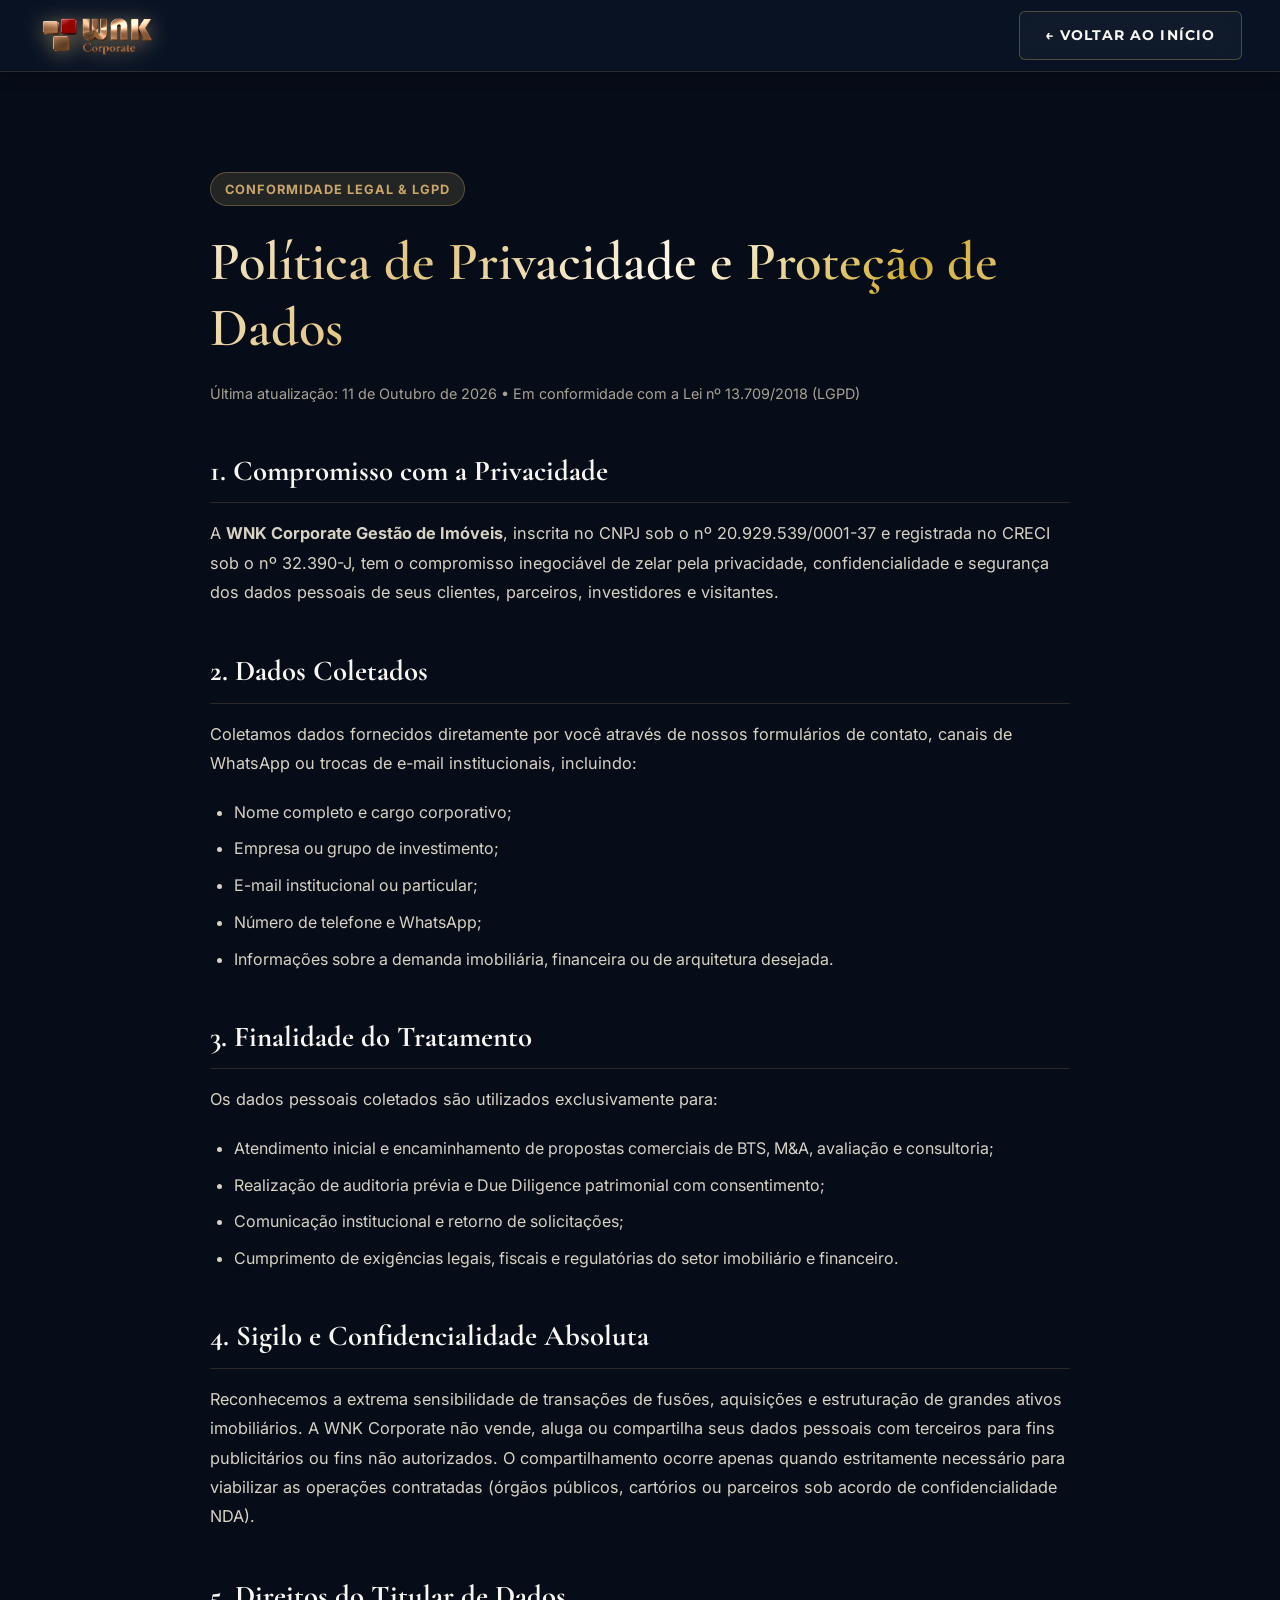
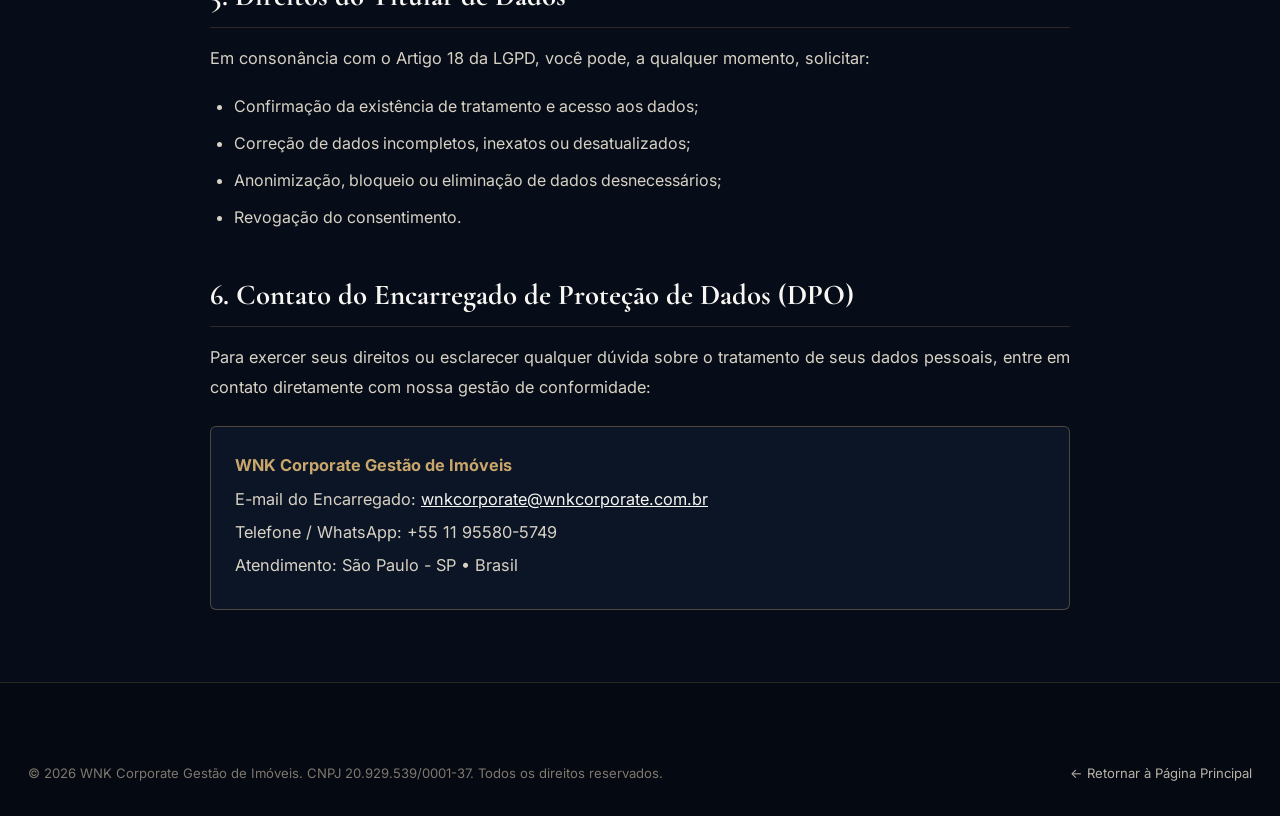
<file: politica-de-privacidade.html>
<!DOCTYPE html>
<html lang="pt-BR" data-theme="dark">
<head>
  <meta charset="UTF-8">
  <meta name="viewport" content="width=device-width, initial-scale=1.0">
  <title>Política de Privacidade — WNK Corporate</title>
  <meta name="description" content="Política de Privacidade e Proteção de Dados da WNK Corporate conforme a Lei Geral de Proteção de Dados (LGPD - Lei nº 13.709/2018).">
  <link rel="icon" type="image/png" sizes="256x256" href="assets/images/favicon.png?v=20261115b">
  <link rel="shortcut icon" href="favicon.ico?v=20261115b">
  <link rel="apple-touch-icon" href="assets/images/favicon.png?v=20261115b">
  <link rel="preconnect" href="https://fonts.googleapis.com">
  <link rel="preconnect" href="https://fonts.gstatic.com" crossorigin>
  <link href="https://fonts.googleapis.com/css2?family=Cormorant+Garamond:ital,wght@0,500;0,600;0,700;1,500;1,600&family=Inter:wght@300;400;500;600;700&family=Montserrat:wght@400;500;600;700;800&display=swap" rel="stylesheet">
  <link rel="stylesheet" href="styles.css?v=20261115">
  <style>
    .privacy-content {
      max-width: 860px;
      margin: 0 auto;
      padding: 3rem 0;
    }
    .privacy-content h2 {
      font-family: var(--font-serif);
      font-size: 1.8rem;
      color: var(--text-primary);
      margin-top: 2.5rem;
      margin-bottom: 1rem;
      border-bottom: 1px solid var(--border-subtle);
      padding-bottom: 0.5rem;
    }
    .privacy-content p {
      font-size: 1.02rem;
      color: var(--text-secondary);
      line-height: 1.8;
      margin-bottom: 1.25rem;
    }
    .privacy-content ul {
      margin-bottom: 1.5rem;
      padding-left: 1.5rem;
    }
    .privacy-content li {
      font-size: 1rem;
      color: var(--text-secondary);
      line-height: 1.7;
      margin-bottom: 0.6rem;
      list-style-type: disc;
    }
    .privacy-badge {
      display: inline-block;
      padding: 0.35rem 0.85rem;
      border-radius: var(--radius-full);
      background: rgba(201, 166, 107, 0.15);
      border: 1px solid var(--border-medium);
      color: var(--gold-400);
      font-size: 0.8rem;
      font-weight: 700;
      margin-bottom: 1.5rem;
      text-transform: uppercase;
      letter-spacing: 0.08em;
    }
  </style>
</head>
<body>

  <!-- Header -->
  <header class="header scrolled">
    <div class="container navbar">
      <a href="index.html" class="nav-brand" aria-label="WNK Corporate Início">
        <img src="assets/images/logo.png" alt="WNK Corporate" width="180" height="72">
      </a>

      <div class="nav-actions">
        <a href="index.html" class="btn btn-outline">
          ← Voltar ao Início
        </a>
      </div>
    </div>
  </header>

  <main style="padding-top: calc(var(--header-height) + 2rem); min-height: 80vh;">
    <div class="container privacy-content">
      <span class="privacy-badge">Conformidade Legal & LGPD</span>
      <h1 class="section-title text-metallic">Política de Privacidade e Proteção de Dados</h1>
      <p style="font-size: 0.9rem; color: var(--text-muted); margin-bottom: 2rem;">
        Última atualização: 11 de Outubro de 2026 • Em conformidade com a Lei nº 13.709/2018 (LGPD)
      </p>

      <h2>1. Compromisso com a Privacidade</h2>
      <p>
        A <strong>WNK Corporate Gestão de Imóveis</strong>, inscrita no CNPJ sob o nº 20.929.539/0001-37 e registrada no CRECI sob o nº 32.390-J, tem o compromisso inegociável de zelar pela privacidade, confidencialidade e segurança dos dados pessoais de seus clientes, parceiros, investidores e visitantes.
      </p>

      <h2>2. Dados Coletados</h2>
      <p>
        Coletamos dados fornecidos diretamente por você através de nossos formulários de contato, canais de WhatsApp ou trocas de e-mail institucionais, incluindo:
      </p>
      <ul>
        <li>Nome completo e cargo corporativo;</li>
        <li>Empresa ou grupo de investimento;</li>
        <li>E-mail institucional ou particular;</li>
        <li>Número de telefone e WhatsApp;</li>
        <li>Informações sobre a demanda imobiliária, financeira ou de arquitetura desejada.</li>
      </ul>

      <h2>3. Finalidade do Tratamento</h2>
      <p>
        Os dados pessoais coletados são utilizados exclusivamente para:
      </p>
      <ul>
        <li>Atendimento inicial e encaminhamento de propostas comerciais de BTS, M&A, avaliação e consultoria;</li>
        <li>Realização de auditoria prévia e Due Diligence patrimonial com consentimento;</li>
        <li>Comunicação institucional e retorno de solicitações;</li>
        <li>Cumprimento de exigências legais, fiscais e regulatórias do setor imobiliário e financeiro.</li>
      </ul>

      <h2>4. Sigilo e Confidencialidade Absoluta</h2>
      <p>
        Reconhecemos a extrema sensibilidade de transações de fusões, aquisições e estruturação de grandes ativos imobiliários. A WNK Corporate não vende, aluga ou compartilha seus dados pessoais com terceiros para fins publicitários ou fins não autorizados. O compartilhamento ocorre apenas quando estritamente necessário para viabilizar as operações contratadas (órgãos públicos, cartórios ou parceiros sob acordo de confidencialidade NDA).
      </p>

      <h2>5. Direitos do Titular de Dados</h2>
      <p>
        Em consonância com o Artigo 18 da LGPD, você pode, a qualquer momento, solicitar:
      </p>
      <ul>
        <li>Confirmação da existência de tratamento e acesso aos dados;</li>
        <li>Correção de dados incompletos, inexatos ou desatualizados;</li>
        <li>Anonimização, bloqueio ou eliminação de dados desnecessários;</li>
        <li>Revogação do consentimento.</li>
      </ul>

      <h2>6. Contato do Encarregado de Proteção de Dados (DPO)</h2>
      <p>
        Para exercer seus direitos ou esclarecer qualquer dúvida sobre o tratamento de seus dados pessoais, entre em contato diretamente com nossa gestão de conformidade:
      </p>
      <div style="background: var(--bg-card); padding: 1.5rem; border-radius: var(--radius-sm); border: 1px solid var(--border-medium); margin: 1.5rem 0;">
        <p style="margin: 0; font-weight: 700; color: var(--gold-400);">WNK Corporate Gestão de Imóveis</p>
        <p style="margin: 0.25rem 0;">E-mail do Encarregado: <a href="mailto:wnkcorporate@wnkcorporate.com.br" style="color: var(--text-primary); text-decoration: underline;">wnkcorporate@wnkcorporate.com.br</a></p>
        <p style="margin: 0.25rem 0;">Telefone / WhatsApp: +55 11 95580-5749</p>
        <p style="margin: 0.25rem 0;">Atendimento: São Paulo - SP • Brasil</p>
      </div>
    </div>
  </main>

  <footer class="footer">
    <div class="container footer-bottom" style="border: none; padding-top: 0;">
      <div>© 2026 WNK Corporate Gestão de Imóveis. CNPJ 20.929.539/0001-37. Todos os direitos reservados.</div>
      <div><a href="index.html">← Retornar à Página Principal</a></div>
    </div>
  </footer>

</body>
</html>
</file>
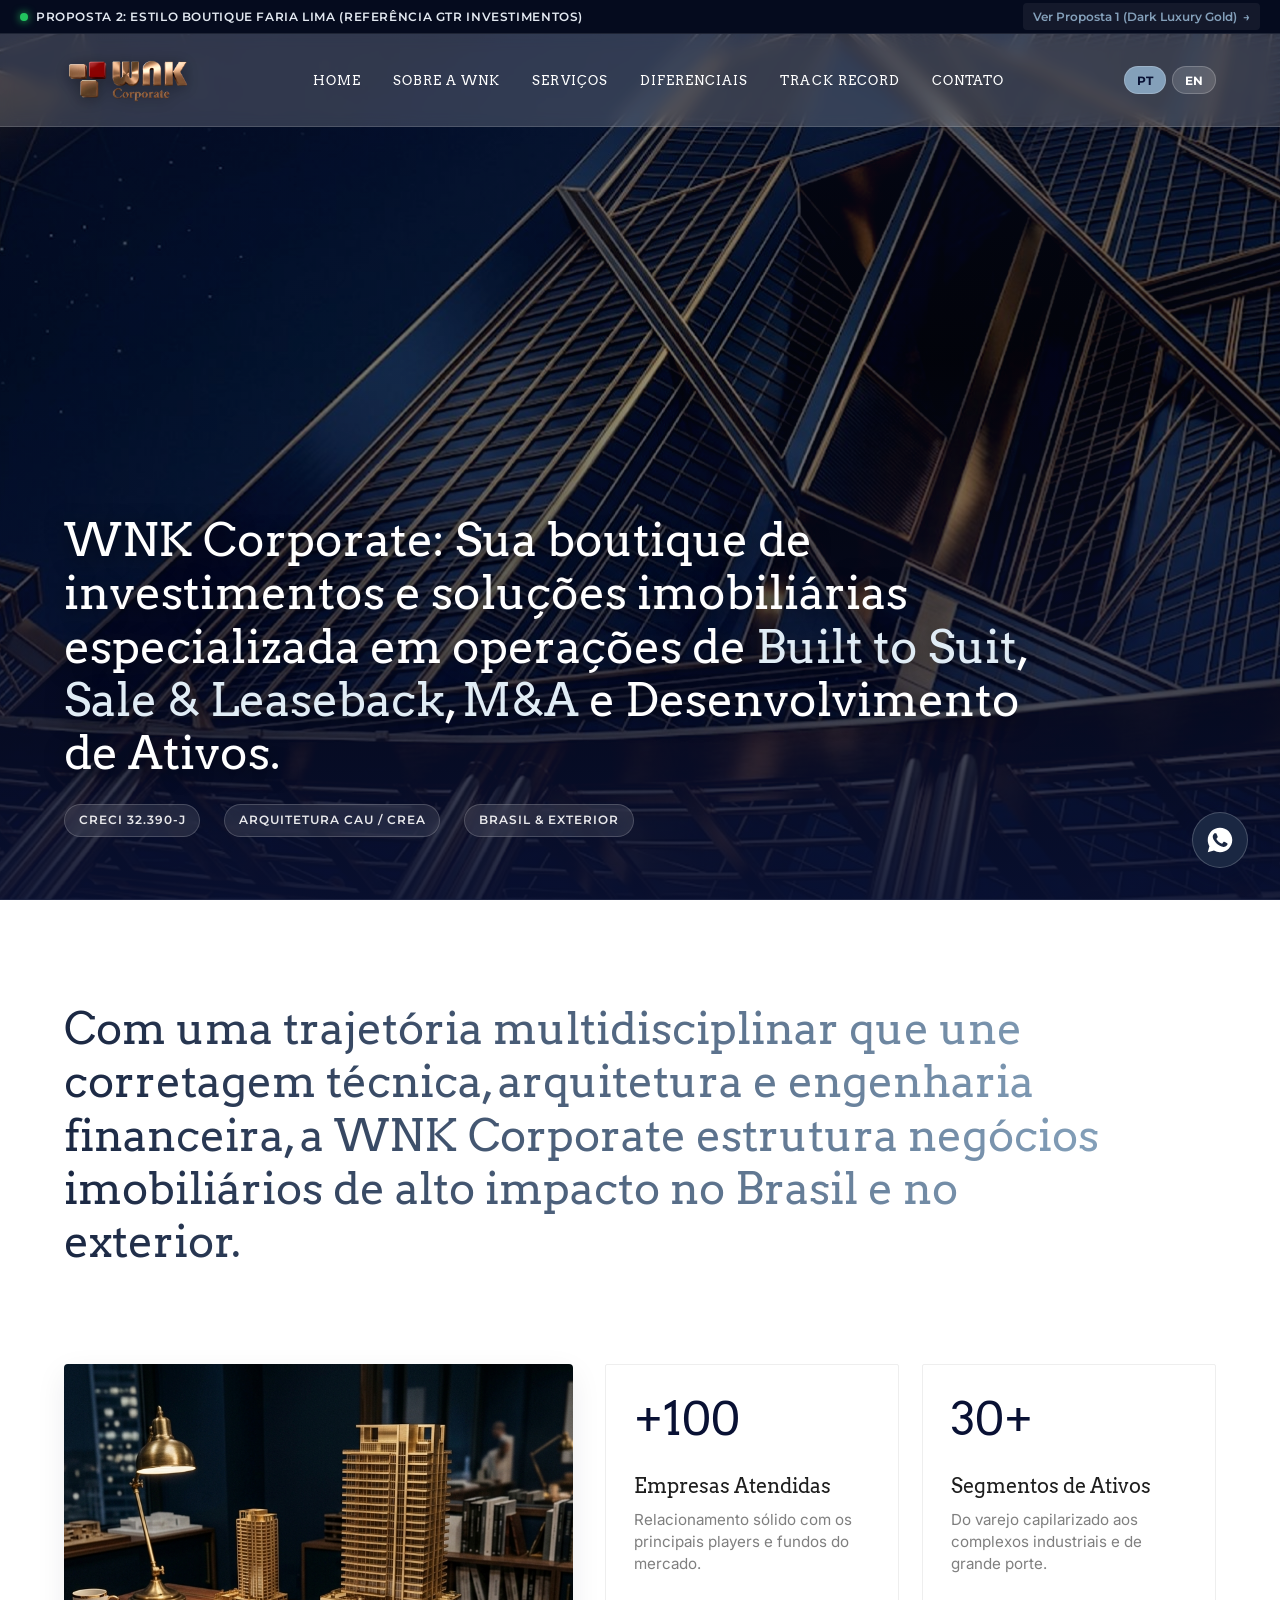
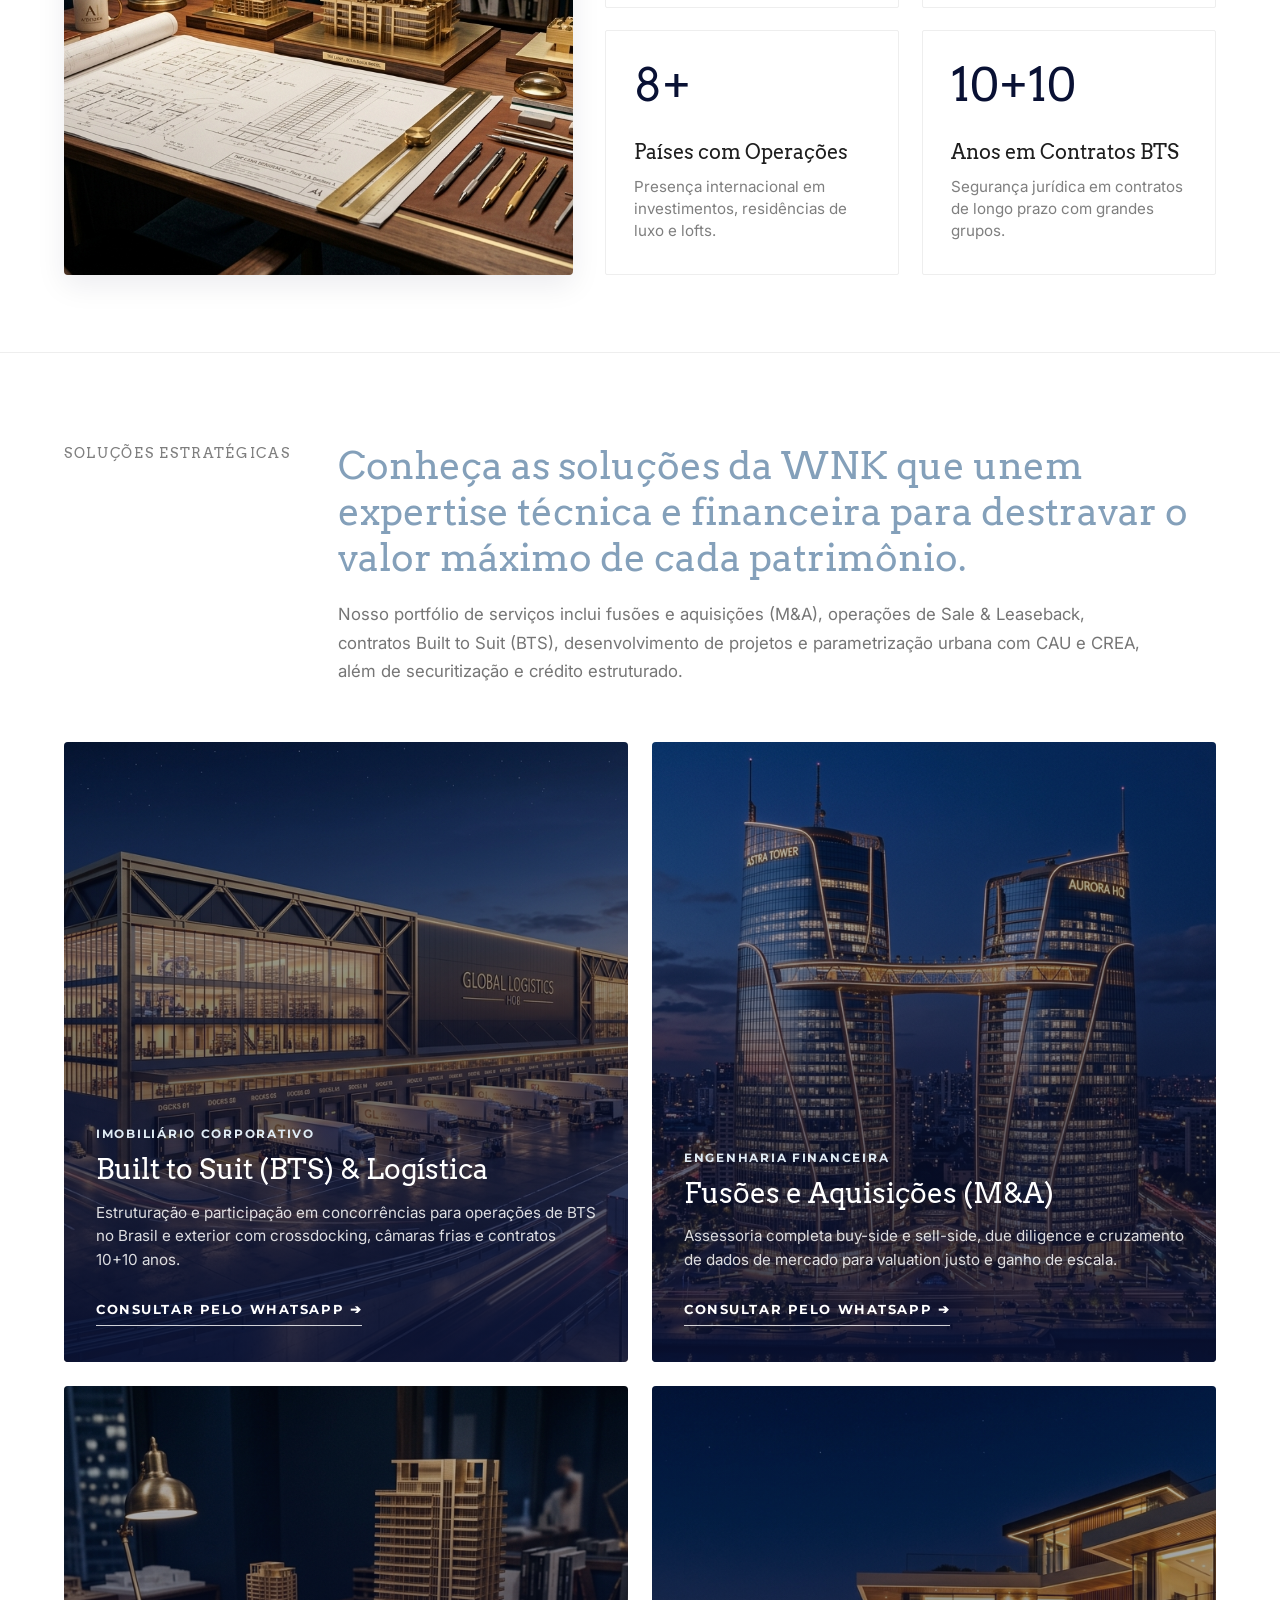
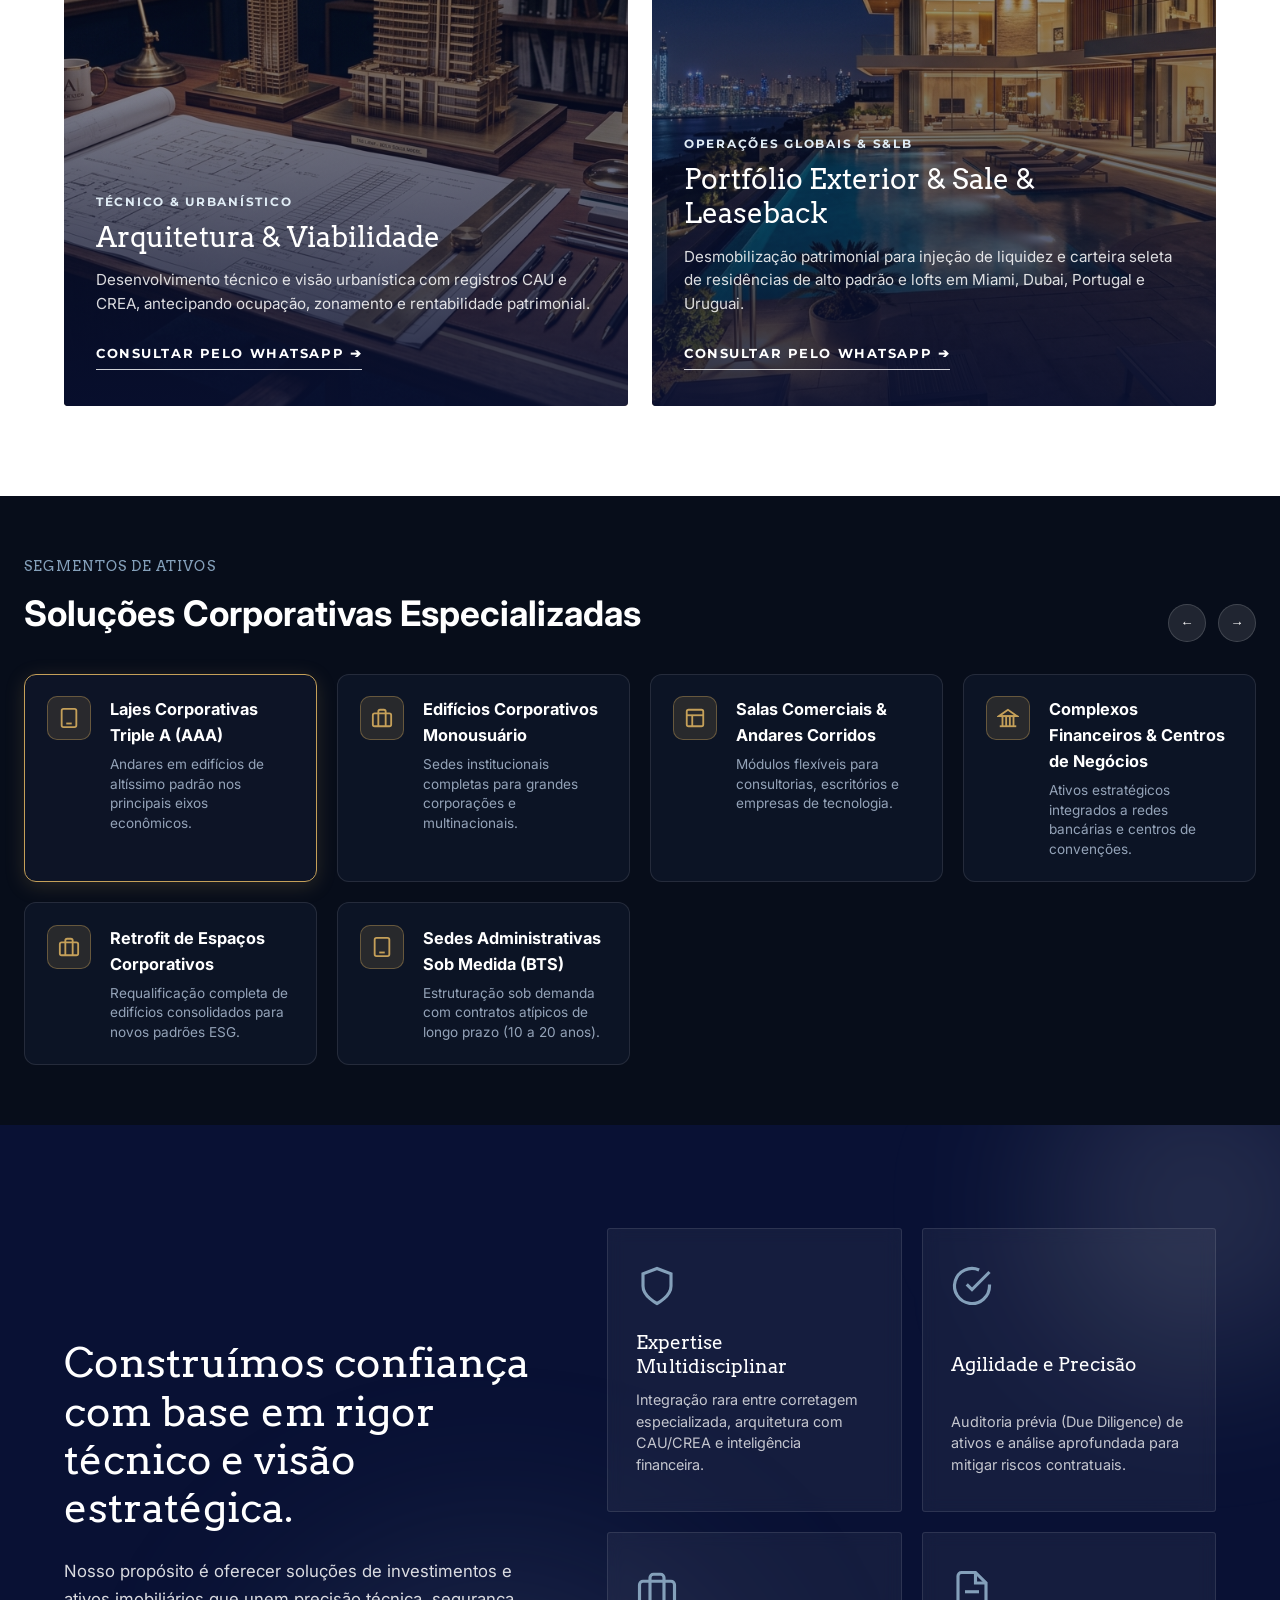
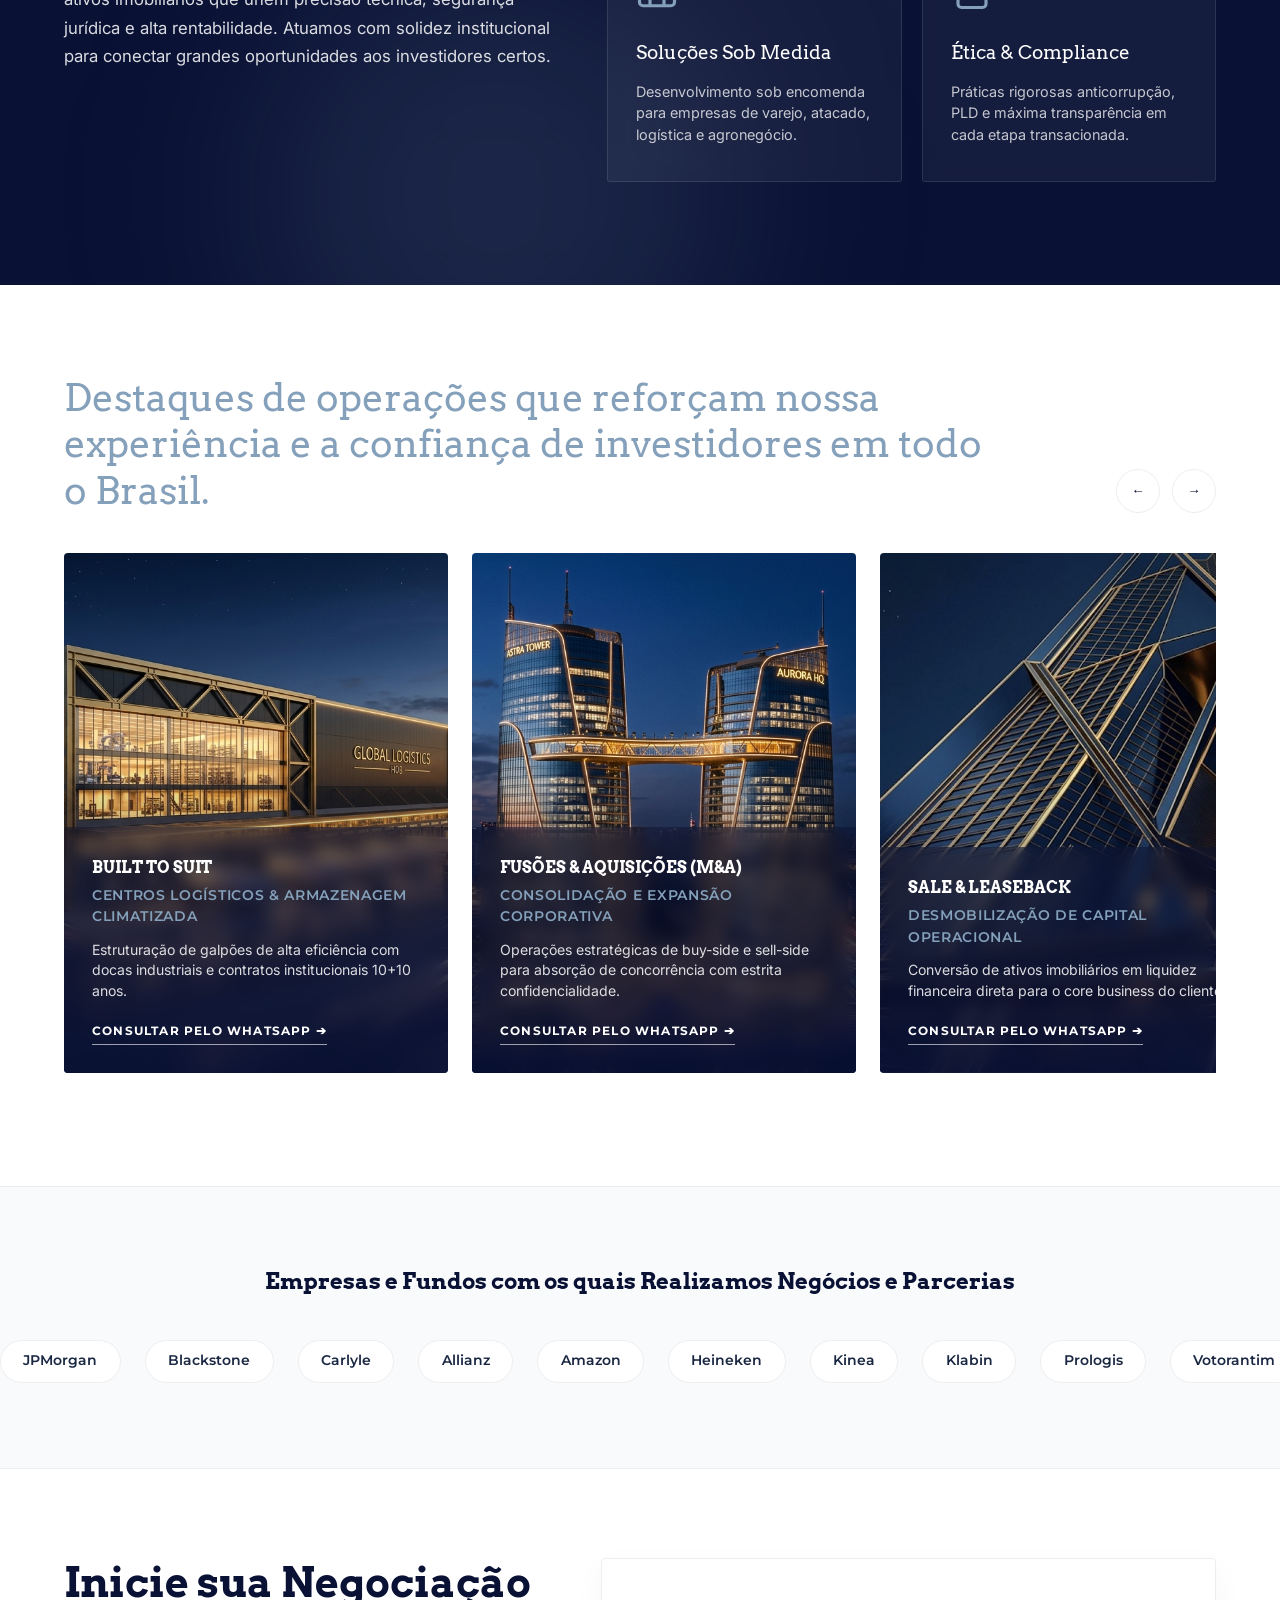
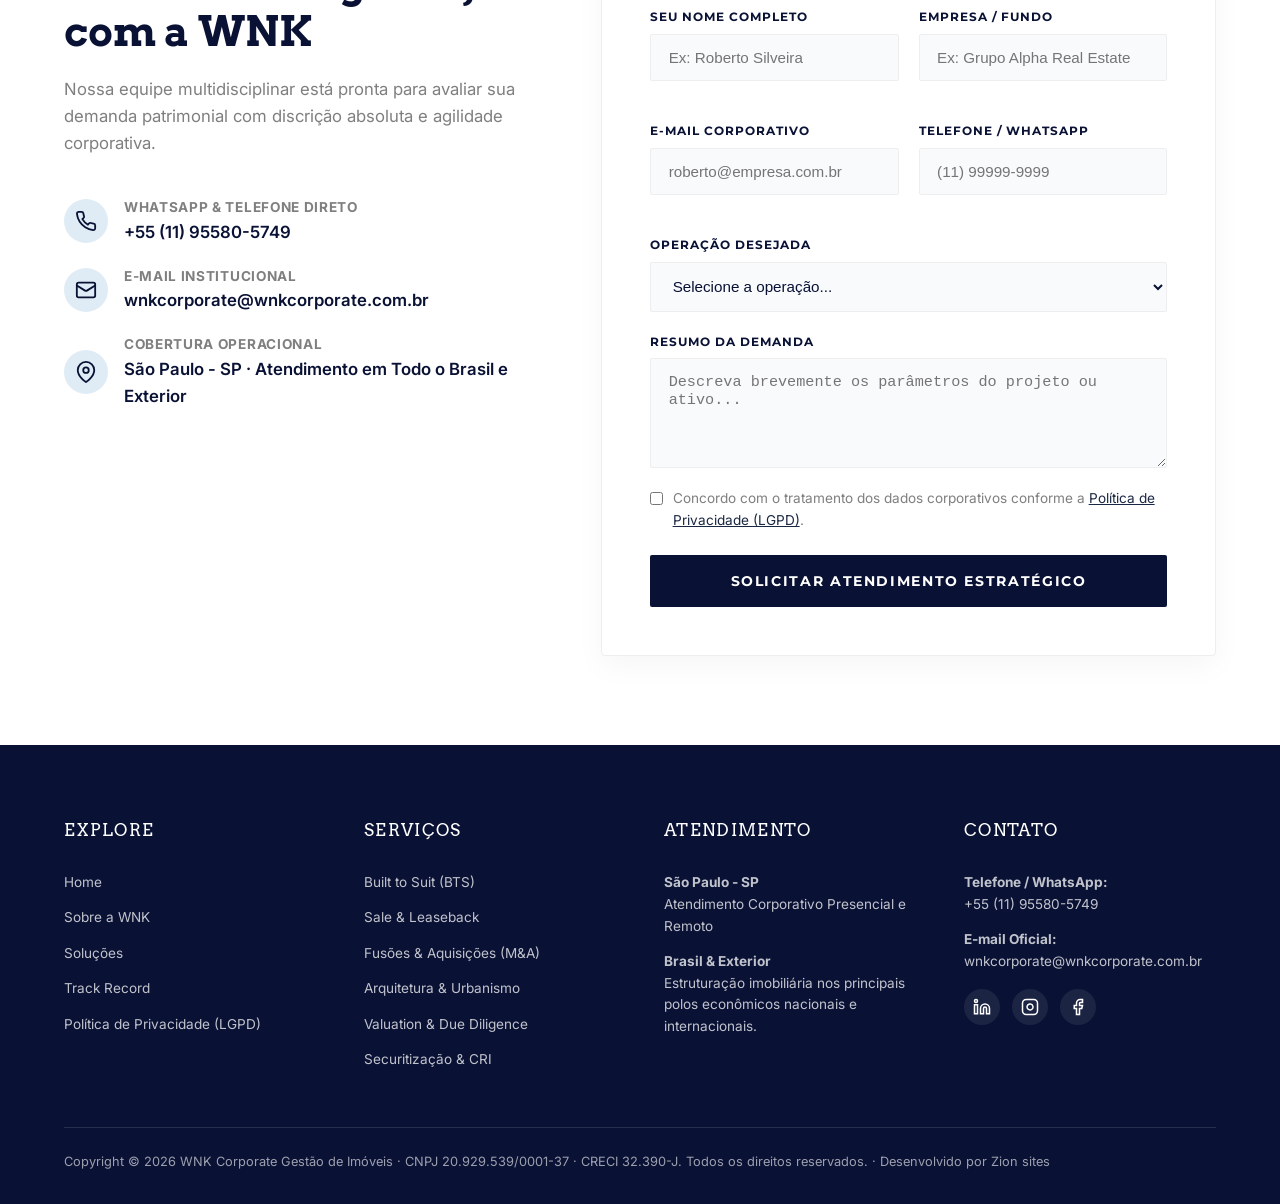
<file: prototipo-gtr.html>
<!DOCTYPE html>
<html lang="pt-BR">
<head>
  <meta charset="UTF-8">
  <meta name="viewport" content="width=device-width, initial-scale=1.0">
  <title>WNK Corporate — Boutique de Investimentos & Ativos Imobiliários</title>
  <meta name="description" content="WNK Corporate: Sua boutique de inteligência imobiliária especializada em Built to Suit (BTS), Sale & Leaseback, M&A e Desenvolvimento de Ativos no Brasil e no Exterior.">
  
  <!-- Favicon -->
  <link rel="icon" type="image/png" sizes="256x256" href="assets/images/favicon.png?v=20261115b">
  <link rel="shortcut icon" href="favicon.ico?v=20261115b">
  <link rel="apple-touch-icon" href="assets/images/favicon.png?v=20261115b">

  <!-- Google Fonts: Arvo (Slab Serif estilo Rockwell), Inter e Montserrat -->
  <link rel="preconnect" href="https://fonts.googleapis.com">
  <link rel="preconnect" href="https://fonts.gstatic.com" crossorigin>
  <link href="https://fonts.googleapis.com/css2?family=Arvo:ital,wght@0,400;0,700;1,400&family=Inter:wght@300;400;500;600;700&family=Montserrat:wght@400;500;600;700;800&display=swap" rel="stylesheet">

  <!-- Estilos Dedicados do Protótipo 2 (Referência GTR) -->
  <link rel="stylesheet" href="styles-gtr.css">
</head>
<body>

  <!-- ========================================================================
       BARRA DE COMPARAÇÃO DE PROTÓTIPOS (SWITCHER)
       ======================================================================== -->
  <div class="prototype-switcher-bar">
    <div class="prototype-tag">
      <span class="dot"></span>
      <span>Proposta 2: Estilo Boutique Faria Lima (Referência GTR Investimentos)</span>
    </div>
    <a href="index.html" class="prototype-switch-link" title="Comparar com a Proposta 1">
      <span>Ver Proposta 1 (Dark Luxury Gold)</span> →
    </a>
  </div>

  <!-- ========================================================================
       HEADER GLASSPHISM TRANSLÚCIDO
       ======================================================================== -->
  <header class="header-gtr">
    <div class="container navbar-gtr">
      <a href="#home" class="brand-gtr" aria-label="WNK Corporate Início">
        <img src="assets/images/logo.png" alt="WNK Corporate Logotipo" width="180" height="60">
      </a>

      <!-- Menu Principal -->
      <nav class="nav-links-gtr">
        <a href="#home" class="nav-item-gtr" data-gtr-i18n="nav.home">Home</a>
        <a href="#trajetoria" class="nav-item-gtr" data-gtr-i18n="nav.about">Sobre a WNK</a>
        <a href="#servicos" class="nav-item-gtr" data-gtr-i18n="nav.services">Serviços</a>
        <a href="#diferenciais" class="nav-item-gtr" data-gtr-i18n="nav.pillars">Diferenciais</a>
        <a href="#destaques" class="nav-item-gtr" data-gtr-i18n="nav.track">Track Record</a>
        <a href="#contato" class="nav-item-gtr" data-gtr-i18n="nav.contact">Contato</a>
      </nav>

      <!-- Ações do Header (Idiomas) -->
      <div class="nav-actions-gtr">
        <div style="display: flex; gap: 0.35rem;">
          <button class="lang-btn-gtr active" data-lang="pt">PT</button>
          <button class="lang-btn-gtr" data-lang="en">EN</button>
        </div>
      </div>
    </div>
  </header>

  <main>
    <!-- ========================================================================
         HERO SECTION (FULL BLEED + BOTTOM-LEFT HEADLINE)
         ======================================================================== -->
    <section id="home" class="hero-gtr">
      <div class="hero-bg-media">
        <img src="assets/images/hero_reference.jpg" alt="Estruturas Corporativas e Torres WNK">
        <div class="hero-gradient-overlay"></div>
      </div>

      <div class="container hero-content-gtr">
        <h1 class="hero-title-gtr" data-gtr-i18n="hero.title">
          WNK Corporate: Sua boutique de investimentos e soluções imobiliárias especializada em operações de <span>Built to Suit</span>, <span>Sale & Leaseback</span>, <span>M&A</span> e Desenvolvimento de Ativos.
        </h1>

        <div class="hero-badges-bar">
          <span class="hero-badge-pill" data-gtr-i18n="hero.b1">CRECI 32.390-J</span>
          <span class="hero-badge-pill" data-gtr-i18n="hero.b2">Arquitetura CAU / CREA</span>
          <span class="hero-badge-pill" data-gtr-i18n="hero.b3">Brasil & Exterior</span>
        </div>
      </div>
    </section>

    <!-- ========================================================================
         MANIFESTO / TRAJETÓRIA (GRADIENTE LINEAR 90º)
         ======================================================================== -->
    <section id="trajetoria" class="section-manifesto-gtr">
      <div class="container">
        <h2 class="manifesto-headline-gtr" data-gtr-i18n="manifesto.text">
          Com uma trajetória multidisciplinar que une corretagem técnica, arquitetura e engenharia financeira, a WNK Corporate estrutura negócios imobiliários de alto impacto no Brasil e no exterior.
        </h2>
      </div>
    </section>

    <!-- ========================================================================
         BIG NUMBERS & FOTO VERTICAL (GRID 2 COLUNAS)
         ======================================================================== -->
    <section class="section-numbers-gtr">
      <div class="container">
        <div class="numbers-layout-gtr">
          <!-- Coluna 1: Imagem Vertical de Ativo -->
          <div class="numbers-photo-card">
            <img src="assets/images/architecture_concept.jpg" alt="Projetos e Conceito WNK Corporate" loading="lazy">
          </div>

          <!-- Coluna 2: Grade 2x2 de Grandes Métricas -->
          <div class="numbers-grid-2x2">
            <div class="metric-box-gtr">
              <div class="metric-num-gtr" data-gtr-i18n="stat1.num">+100</div>
              <div>
                <h3 class="metric-title-gtr" data-gtr-i18n="stat1.title">Empresas Atendidas</h3>
                <p class="metric-desc-gtr" data-gtr-i18n="stat1.desc">Relacionamento sólido com os principais players e fundos do mercado.</p>
              </div>
            </div>

            <div class="metric-box-gtr">
              <div class="metric-num-gtr" data-gtr-i18n="stat2.num">30+</div>
              <div>
                <h3 class="metric-title-gtr" data-gtr-i18n="stat2.title">Segmentos de Ativos</h3>
                <p class="metric-desc-gtr" data-gtr-i18n="stat2.desc">Do varejo capilarizado aos complexos industriais e de grande porte.</p>
              </div>
            </div>

            <div class="metric-box-gtr">
              <div class="metric-num-gtr" data-gtr-i18n="stat3.num">8+</div>
              <div>
                <h3 class="metric-title-gtr" data-gtr-i18n="stat3.title">Países com Operações</h3>
                <p class="metric-desc-gtr" data-gtr-i18n="stat3.desc">Presença internacional em investimentos, residências de luxo e lofts.</p>
              </div>
            </div>

            <div class="metric-box-gtr">
              <div class="metric-num-gtr" data-gtr-i18n="stat4.num">10+10</div>
              <div>
                <h3 class="metric-title-gtr" data-gtr-i18n="stat4.title">Anos em Contratos BTS</h3>
                <p class="metric-desc-gtr" data-gtr-i18n="stat4.desc">Segurança jurídica em contratos de longo prazo com grandes grupos.</p>
              </div>
            </div>
          </div>
        </div>
      </div>
    </section>

    <!-- ========================================================================
         SHOWCASE DE SERVIÇOS (GTR DUAL CARDS VERTICAIS)
         ======================================================================== -->
    <section id="servicos" class="section-services-gtr">
      <div class="container">
        <div class="services-intro-row">
          <div class="section-label-gtr" data-gtr-i18n="serv.label">Soluções Estratégicas</div>
          <div class="services-intro-text">
            <h2>
              <span data-gtr-i18n="serv.title_prefix">Conheça as soluções da WNK que unem expertise técnica e financeira para </span>
              <span data-gtr-i18n="serv.title_highlight">destravar o valor máximo de cada patrimônio.</span>
            </h2>
            <p data-gtr-i18n="serv.subtitle">
              Nosso portfólio de serviços inclui fusões e aquisições (M&A), operações de Sale & Leaseback, contratos Built to Suit (BTS), desenvolvimento de projetos e parametrização urbana com CAU e CREA, além de securitização e crédito estruturado.
            </p>
          </div>
        </div>

        <!-- Grade de Destaques de Serviços (Cards Grandes de 620px) -->
        <div class="services-showcase-grid">
          <!-- Card 1: BTS & Logística -->
          <a href="https://api.whatsapp.com/send?phone=5511955805749&text=Ol%C3%A1!%20Gostaria%20de%20mais%20informa%C3%A7%C3%B5es%20sobre%20Built%20to%20Suit%20(BTS)%20%26%20Log%C3%ADstica." target="_blank" rel="noopener noreferrer" class="service-card-gtr">
            <div class="service-card-bg">
              <img src="assets/images/bts_warehouse.jpg" alt="Desenvolvimento BTS e Centros Logísticos" loading="lazy">
            </div>
            <div class="service-card-overlay"></div>
            <div class="service-card-content">
              <div class="service-card-tag" data-gtr-i18n="serv1.tag">Imobiliário Corporativo</div>
              <h3 class="service-card-title" data-gtr-i18n="serv1.title">Built to Suit (BTS) & Logística</h3>
              <p class="service-card-desc" data-gtr-i18n="serv1.desc">
                Estruturação e participação em concorrências para operações de BTS no Brasil e exterior com crossdocking, câmaras frias e contratos 10+10 anos.
              </p>
              <span class="service-card-btn">Consultar pelo WhatsApp ➔</span>
            </div>
          </a>

          <!-- Card 2: Fusões e Aquisições (M&A) -->
          <a href="https://api.whatsapp.com/send?phone=5511955805749&text=Ol%C3%A1!%20Gostaria%20de%20mais%20informa%C3%A7%C3%B5es%20sobre%20Fus%C3%B5es%20e%20Aquisi%C3%A7%C3%B5es%20(M%26A)." target="_blank" rel="noopener noreferrer" class="service-card-gtr">
            <div class="service-card-bg">
              <img src="assets/images/mna_towers.jpg" alt="Fusões e Aquisições e Engenharia Financeira" loading="lazy">
            </div>
            <div class="service-card-overlay"></div>
            <div class="service-card-content">
              <div class="service-card-tag" data-gtr-i18n="serv2.tag">Engenharia Financeira</div>
              <h3 class="service-card-title" data-gtr-i18n="serv2.title">Fusões e Aquisições (M&A)</h3>
              <p class="service-card-desc" data-gtr-i18n="serv2.desc">
                Assessoria completa buy-side e sell-side, due diligence e cruzamento de dados de mercado para valuation justo e ganho de escala.
              </p>
              <span class="service-card-btn">Consultar pelo WhatsApp ➔</span>
            </div>
          </a>

          <!-- Card 3: Arquitetura & Viabilidade -->
          <a href="https://api.whatsapp.com/send?phone=5511955805749&text=Ol%C3%A1!%20Gostaria%20de%20mais%20informa%C3%A7%C3%B5es%20sobre%20Arquitetura%20%26%20Viabilidade." target="_blank" rel="noopener noreferrer" class="service-card-gtr">
            <div class="service-card-bg">
              <img src="assets/images/architecture_concept.jpg" alt="Arquitetura Corporativa e Urbanismo" loading="lazy">
            </div>
            <div class="service-card-overlay"></div>
            <div class="service-card-content">
              <div class="service-card-tag" data-gtr-i18n="serv3.tag">Técnico & Urbanístico</div>
              <h3 class="service-card-title" data-gtr-i18n="serv3.title">Arquitetura & Viabilidade</h3>
              <p class="service-card-desc" data-gtr-i18n="serv3.desc">
                Desenvolvimento técnico e visão urbanística com registros CAU e CREA, antecipando ocupação, zonamento e rentabilidade patrimonial.
              </p>
              <span class="service-card-btn">Consultar pelo WhatsApp ➔</span>
            </div>
          </a>

          <!-- Card 4: Imóveis no Exterior & Sale Leaseback -->
          <a href="https://api.whatsapp.com/send?phone=5511955805749&text=Ol%C3%A1!%20Gostaria%20de%20mais%20informa%C3%A7%C3%B5es%20sobre%20Portf%C3%B3lio%20Exterior%20%26%20Sale%20%26%20Leaseback." target="_blank" rel="noopener noreferrer" class="service-card-gtr">
            <div class="service-card-bg">
              <img src="assets/images/international_villa.jpg" alt="Imóveis no Exterior e Residências Exclusivas" loading="lazy">
            </div>
            <div class="service-card-overlay"></div>
            <div class="service-card-content">
              <div class="service-card-tag">Operações Globais & S&LB</div>
              <h3 class="service-card-title">Portfólio Exterior & Sale & Leaseback</h3>
              <p class="service-card-desc">
                Desmobilização patrimonial para injeção de liquidez e carteira seleta de residências de alto padrão e lofts em Miami, Dubai, Portugal e Uruguai.
              </p>
              <span class="service-card-btn">Consultar pelo WhatsApp ➔</span>
            </div>
          </a>
        </div>
      </div>
    </section>

    <!-- ========================================================================
         CLASSES DE ATIVOS CORPORATIVOS (GRID DE CARDS INTERATIVOS COM WHATSAPP)
         ======================================================================== -->
    <section class="section-corp-cards-gtr" style="padding: 60px 0; background: #070d1a;">
      <div class="container" style="max-width: 1440px; margin: 0 auto; padding: 0 24px;">
        <div style="display: flex; justify-content: space-between; align-items: flex-end; margin-bottom: 2rem;">
          <div>
            <div style="font-family: var(--font-slab); font-size: 0.85rem; text-transform: uppercase; color: var(--color-steel-blue); letter-spacing: 0.08em; margin-bottom: 0.5rem;">Segmentos de Ativos</div>
            <h2 style="font-family: var(--font-rockwell); font-size: 2.2rem; color: #FFF; margin: 0;">Soluções Corporativas Especializadas</h2>
          </div>
          <div style="display: flex; gap: 0.75rem;">
            <button id="gtrCorpPrev" style="width: 38px; height: 38px; border-radius: 50%; background: rgba(255,255,255,0.1); border: 1px solid rgba(255,255,255,0.15); color: #FFF; cursor: pointer; display: flex; align-items: center; justify-content: center;">←</button>
            <button id="gtrCorpNext" style="width: 38px; height: 38px; border-radius: 50%; background: rgba(255,255,255,0.1); border: 1px solid rgba(255,255,255,0.15); color: #FFF; cursor: pointer; display: flex; align-items: center; justify-content: center;">→</button>
          </div>
        </div>

        <div id="gtrCorpTrack" style="display: grid; grid-template-columns: repeat(auto-fill, minmax(290px, 1fr)); gap: 1.25rem;">
          <!-- Card 1 -->
          <a href="https://api.whatsapp.com/send?phone=5511955805749&text=Ol%C3%A1!%20Gostaria%20de%20mais%20informa%C3%A7%C3%B5es%20sobre%20Lajes%20Corporativas%20Triple%20A%20(AAA)." target="_blank" rel="noopener noreferrer" style="background: rgba(15, 23, 42, 0.75); border: 1px solid #c5a059; border-radius: 12px; padding: 1.35rem 1.4rem; display: flex; align-items: flex-start; gap: 1.15rem; text-decoration: none; box-shadow: 0 4px 20px rgba(197, 160, 89, 0.18);">
            <div style="width: 44px; height: 44px; min-width: 44px; border-radius: 10px; background: rgba(197, 160, 89, 0.15); border: 1px solid rgba(197, 160, 89, 0.4); color: #c5a059; display: flex; align-items: center; justify-content: center;">
              <svg viewBox="0 0 24 24" width="22" height="22" fill="none" stroke="currentColor" stroke-width="2"><rect x="4" y="2" width="16" height="20" rx="2"/><line x1="9" y1="6" x2="9.01" y2="6"/><line x1="15" y1="6" x2="15.01" y2="6"/><line x1="9" y1="10" x2="9.01" y2="10"/><line x1="15" y1="10" x2="15.01" y2="10"/><line x1="9" y1="14" x2="9.01" y2="14"/><line x1="15" y1="14" x2="15.01" y2="14"/><line x1="9" y1="18" x2="15" y2="18"/></svg>
            </div>
            <div>
              <h3 style="font-size: 1.02rem; font-weight: 700; color: #FFF; margin: 0 0 0.4rem 0;">Lajes Corporativas Triple A (AAA)</h3>
              <p style="font-size: 0.85rem; color: #94A3B8; margin: 0; line-height: 1.45;">Andares em edifícios de altíssimo padrão nos principais eixos econômicos.</p>
            </div>
          </a>

          <!-- Card 2 -->
          <a href="https://api.whatsapp.com/send?phone=5511955805749&text=Ol%C3%A1!%20Gostaria%20de%20mais%20informa%C3%A7%C3%B5es%20sobre%20Edif%C3%ADcios%20Corporativos%20Monousu%C3%A1rio." target="_blank" rel="noopener noreferrer" style="background: rgba(15, 23, 42, 0.75); border: 1px solid rgba(255, 255, 255, 0.1); border-radius: 12px; padding: 1.35rem 1.4rem; display: flex; align-items: flex-start; gap: 1.15rem; text-decoration: none;">
            <div style="width: 44px; height: 44px; min-width: 44px; border-radius: 10px; background: rgba(197, 160, 89, 0.15); border: 1px solid rgba(197, 160, 89, 0.4); color: #c5a059; display: flex; align-items: center; justify-content: center;">
              <svg viewBox="0 0 24 24" width="22" height="22" fill="none" stroke="currentColor" stroke-width="2"><rect x="2" y="7" width="20" height="14" rx="2"/><path d="M16 21V5a2 2 0 0 0-2-2h-4a2 2 0 0 0-2 2v16"/></svg>
            </div>
            <div>
              <h3 style="font-size: 1.02rem; font-weight: 700; color: #FFF; margin: 0 0 0.4rem 0;">Edifícios Corporativos Monousuário</h3>
              <p style="font-size: 0.85rem; color: #94A3B8; margin: 0; line-height: 1.45;">Sedes institucionais completas para grandes corporações e multinacionais.</p>
            </div>
          </a>

          <!-- Card 3 -->
          <a href="https://api.whatsapp.com/send?phone=5511955805749&text=Ol%C3%A1!%20Gostaria%20de%20mais%20informa%C3%A7%C3%B5es%20sobre%20Salas%20Comerciais%20%26%20Andares%20Corridos." target="_blank" rel="noopener noreferrer" style="background: rgba(15, 23, 42, 0.75); border: 1px solid rgba(255, 255, 255, 0.1); border-radius: 12px; padding: 1.35rem 1.4rem; display: flex; align-items: flex-start; gap: 1.15rem; text-decoration: none;">
            <div style="width: 44px; height: 44px; min-width: 44px; border-radius: 10px; background: rgba(197, 160, 89, 0.15); border: 1px solid rgba(197, 160, 89, 0.4); color: #c5a059; display: flex; align-items: center; justify-content: center;">
              <svg viewBox="0 0 24 24" width="22" height="22" fill="none" stroke="currentColor" stroke-width="2"><rect x="3" y="3" width="18" height="18" rx="2"/><line x1="3" y1="9" x2="21" y2="9"/><line x1="9" y1="21" x2="9" y2="9"/></svg>
            </div>
            <div>
              <h3 style="font-size: 1.02rem; font-weight: 700; color: #FFF; margin: 0 0 0.4rem 0;">Salas Comerciais & Andares Corridos</h3>
              <p style="font-size: 0.85rem; color: #94A3B8; margin: 0; line-height: 1.45;">Módulos flexíveis para consultorias, escritórios e empresas de tecnologia.</p>
            </div>
          </a>

          <!-- Card 4 -->
          <a href="https://api.whatsapp.com/send?phone=5511955805749&text=Ol%C3%A1!%20Gostaria%20de%20mais%20informa%C3%A7%C3%B5es%20sobre%20Complexos%20Financeiros%20%26%20Centros%20de%20Neg%C3%B3cios." target="_blank" rel="noopener noreferrer" style="background: rgba(15, 23, 42, 0.75); border: 1px solid rgba(255, 255, 255, 0.1); border-radius: 12px; padding: 1.35rem 1.4rem; display: flex; align-items: flex-start; gap: 1.15rem; text-decoration: none;">
            <div style="width: 44px; height: 44px; min-width: 44px; border-radius: 10px; background: rgba(197, 160, 89, 0.15); border: 1px solid rgba(197, 160, 89, 0.4); color: #c5a059; display: flex; align-items: center; justify-content: center;">
              <svg viewBox="0 0 24 24" width="22" height="22" fill="none" stroke="currentColor" stroke-width="2"><line x1="3" y1="21" x2="21" y2="21"/><line x1="4" y1="10" x2="20" y2="10"/><polygon points="12 3 2 10 22 10 12 3"/><line x1="6" y1="10" x2="6" y2="21"/><line x1="10" y1="10" x2="10" y2="21"/><line x1="14" y1="10" x2="14" y2="21"/><line x1="18" y1="10" x2="18" y2="21"/></svg>
            </div>
            <div>
              <h3 style="font-size: 1.02rem; font-weight: 700; color: #FFF; margin: 0 0 0.4rem 0;">Complexos Financeiros & Centros de Negócios</h3>
              <p style="font-size: 0.85rem; color: #94A3B8; margin: 0; line-height: 1.45;">Ativos estratégicos integrados a redes bancárias e centros de convenções.</p>
            </div>
          </a>

          <!-- Card 5 -->
          <a href="https://api.whatsapp.com/send?phone=5511955805749&text=Ol%C3%A1!%20Gostaria%20de%20mais%20informa%C3%A7%C3%B5es%20sobre%20Retrofit%20de%20Espa%C3%A7os%20Corporativos." target="_blank" rel="noopener noreferrer" style="background: rgba(15, 23, 42, 0.75); border: 1px solid rgba(255, 255, 255, 0.1); border-radius: 12px; padding: 1.35rem 1.4rem; display: flex; align-items: flex-start; gap: 1.15rem; text-decoration: none;">
            <div style="width: 44px; height: 44px; min-width: 44px; border-radius: 10px; background: rgba(197, 160, 89, 0.15); border: 1px solid rgba(197, 160, 89, 0.4); color: #c5a059; display: flex; align-items: center; justify-content: center;">
              <svg viewBox="0 0 24 24" width="22" height="22" fill="none" stroke="currentColor" stroke-width="2"><rect x="2" y="7" width="20" height="14" rx="2"/><path d="M16 21V5a2 2 0 0 0-2-2h-4a2 2 0 0 0-2 2v16"/></svg>
            </div>
            <div>
              <h3 style="font-size: 1.02rem; font-weight: 700; color: #FFF; margin: 0 0 0.4rem 0;">Retrofit de Espaços Corporativos</h3>
              <p style="font-size: 0.85rem; color: #94A3B8; margin: 0; line-height: 1.45;">Requalificação completa de edifícios consolidados para novos padrões ESG.</p>
            </div>
          </a>

          <!-- Card 6 -->
          <a href="https://api.whatsapp.com/send?phone=5511955805749&text=Ol%C3%A1!%20Gostaria%20de%20mais%20informa%C3%A7%C3%B5es%20sobre%20Sedes%20Administrativas%20Sob%20Medida%20(BTS)." target="_blank" rel="noopener noreferrer" style="background: rgba(15, 23, 42, 0.75); border: 1px solid rgba(255, 255, 255, 0.1); border-radius: 12px; padding: 1.35rem 1.4rem; display: flex; align-items: flex-start; gap: 1.15rem; text-decoration: none;">
            <div style="width: 44px; height: 44px; min-width: 44px; border-radius: 10px; background: rgba(197, 160, 89, 0.15); border: 1px solid rgba(197, 160, 89, 0.4); color: #c5a059; display: flex; align-items: center; justify-content: center;">
              <svg viewBox="0 0 24 24" width="22" height="22" fill="none" stroke="currentColor" stroke-width="2"><rect x="4" y="2" width="16" height="20" rx="2"/><line x1="9" y1="6" x2="9.01" y2="6"/><line x1="15" y1="6" x2="15.01" y2="6"/><line x1="9" y1="10" x2="9.01" y2="10"/><line x1="15" y1="10" x2="15.01" y2="10"/><line x1="9" y1="14" x2="9.01" y2="14"/><line x1="15" y1="14" x2="15.01" y2="14"/><line x1="9" y1="18" x2="15" y2="18"/></svg>
            </div>
            <div>
              <h3 style="font-size: 1.02rem; font-weight: 700; color: #FFF; margin: 0 0 0.4rem 0;">Sedes Administrativas Sob Medida (BTS)</h3>
              <p style="font-size: 0.85rem; color: #94A3B8; margin: 0; line-height: 1.45;">Estruturação sob demanda com contratos atípicos de longo prazo (10 a 20 anos).</p>
            </div>
          </a>
        </div>
      </div>
    </section>

    <!-- ========================================================================
         PILARES INSTITUCIONAIS #091134 (GLOW EFFECT SECTION)
         ======================================================================== -->
    <section id="diferenciais" class="section-pillars-gtr">
      <div class="glow-orb-top"></div>
      <div class="glow-orb-bottom"></div>

      <div class="container">
        <div class="pillars-grid-gtr">
          <!-- Coluna da Esquerda: Propósito & Confiança -->
          <div class="pillars-left-col">
            <h2 data-gtr-i18n="pillars.title">Construímos confiança com base em rigor técnico e visão estratégica.</h2>
            <p data-gtr-i18n="pillars.desc">
              Nosso propósito é oferecer soluções de investimentos e ativos imobiliários que unem precisão técnica, segurança jurídica e alta rentabilidade. Atuamos com solidez institucional para conectar grandes oportunidades aos investidores certos.
            </p>
          </div>

          <!-- Coluna da Direita: Grade 2x2 com Efeito Vidro Fosco -->
          <div class="pillars-cards-grid">
            <div class="pillar-card-box">
              <div class="pillar-icon-box">
                <svg viewBox="0 0 24 24" fill="none" stroke="currentColor" stroke-width="1.8"><path d="M12 22s8-4 8-10V5l-8-3-8 3v7c0 6 8 10 8 10z"/></svg>
              </div>
              <h3 data-gtr-i18n="p1.title">Expertise Multidisciplinar</h3>
              <p data-gtr-i18n="p1.desc">Integração rara entre corretagem especializada, arquitetura com CAU/CREA e inteligência financeira.</p>
            </div>

            <div class="pillar-card-box">
              <div class="pillar-icon-box">
                <svg viewBox="0 0 24 24" fill="none" stroke="currentColor" stroke-width="1.8"><path d="M22 11.08V12a10 10 0 1 1-5.93-9.14"/><polyline points="22 4 12 14.01 9 11.01"/></svg>
              </div>
              <h3 data-gtr-i18n="p2.title">Agilidade e Precisão</h3>
              <p data-gtr-i18n="p2.desc">Auditoria prévia (Due Diligence) de ativos e análise aprofundada para mitigar riscos contratuais.</p>
            </div>

            <div class="pillar-card-box">
              <div class="pillar-icon-box">
                <svg viewBox="0 0 24 24" fill="none" stroke="currentColor" stroke-width="1.8"><rect x="2" y="7" width="20" height="14" rx="2" ry="2"/><path d="M16 21V5a2 2 0 0 0-2-2h-4a2 2 0 0 0-2 2v16"/></svg>
              </div>
              <h3 data-gtr-i18n="p3.title">Soluções Sob Medida</h3>
              <p data-gtr-i18n="p3.desc">Desenvolvimento sob encomenda para empresas de varejo, atacado, logística e agronegócio.</p>
            </div>

            <div class="pillar-card-box">
              <div class="pillar-icon-box">
                <svg viewBox="0 0 24 24" fill="none" stroke="currentColor" stroke-width="1.8"><path d="M14 2H6a2 2 0 0 0-2 2v16a2 2 0 0 0 2 2h12a2 2 0 0 0 2-2V8z"/><polyline points="14 2 14 8 20 8"/><line x1="16" y1="13" x2="8" y2="13"/></svg>
              </div>
              <h3 data-gtr-i18n="p4.title">Ética & Compliance</h3>
              <p data-gtr-i18n="p4.desc">Práticas rigorosas anticorrupção, PLD e máxima transparência em cada etapa transacionada.</p>
            </div>
          </div>
        </div>
      </div>
    </section>

    <!-- ========================================================================
         TRACK RECORD / DESTAQUES DE OPERAÇÕES (HORIZONTAL CAROUSEL SNAP)
         ======================================================================== -->
    <section id="destaques" class="section-cases-gtr">
      <div class="container">
        <div class="cases-header-row">
          <h2>
            <span data-gtr-i18n="cases.title_prefix">Destaques de operações que reforçam nossa </span>
            <span data-gtr-i18n="cases.title_highlight">experiência e a confiança</span>
            <span data-gtr-i18n="cases.title_suffix"> de investidores em todo o Brasil.</span>
          </h2>
          <div class="cases-nav-controls">
            <button class="carousel-btn" id="btnCasesPrev" aria-label="Operação Anterior">←</button>
            <button class="carousel-btn" id="btnCasesNext" aria-label="Próxima Operação">→</button>
          </div>
        </div>

        <div class="cases-carousel-track" id="casesTrack">
          <!-- Case 1: BTS Logístico -->
          <div class="case-card-snap">
            <img src="assets/images/bts_warehouse.jpg" alt="Operação BTS Logístico" loading="lazy">
            <div class="case-card-overlay"></div>
            <div class="case-card-info">
              <h3 class="case-card-category">BUILT TO SUIT</h3>
              <div class="case-card-title">Centros Logísticos & Armazenagem Climatizada</div>
              <p class="case-card-desc">Estruturação de galpões de alta eficiência com docas industriais e contratos institucionais 10+10 anos.</p>
              <a href="https://api.whatsapp.com/send?phone=5511955805749&text=Ol%C3%A1!%20Gostaria%20de%20mais%20informa%C3%A7%C3%B5es%20sobre%20Centros%20Log%C3%ADsticos%20%26%20Armazenagem%20Climatizada%20(BTS)." target="_blank" rel="noopener noreferrer" class="case-card-link">Consultar pelo WhatsApp ➔</a>
            </div>
          </div>

          <!-- Case 2: M&A e Infraestrutura -->
          <div class="case-card-snap">
            <img src="assets/images/mna_towers.jpg" alt="M&A e Estruturação Financeira" loading="lazy">
            <div class="case-card-overlay"></div>
            <div class="case-card-info">
              <h3 class="case-card-category">FUSÕES & AQUISIÇÕES (M&A)</h3>
              <div class="case-card-title">Consolidação e Expansão Corporativa</div>
              <p class="case-card-desc">Operações estratégicas de buy-side e sell-side para absorção de concorrência com estrita confidencialidade.</p>
              <a href="https://api.whatsapp.com/send?phone=5511955805749&text=Ol%C3%A1!%20Gostaria%20de%20mais%20informa%C3%A7%C3%B5es%20sobre%20Consolida%C3%A7%C3%A3o%20e%20Expans%C3%A3o%20Corporativa%20(M%26A)." target="_blank" rel="noopener noreferrer" class="case-card-link">Consultar pelo WhatsApp ➔</a>
            </div>
          </div>

          <!-- Case 3: Sale and Leaseback -->
          <div class="case-card-snap">
            <img src="assets/images/hero_reference.jpg" alt="Sale and Leaseback de Ativos Corporativos" loading="lazy">
            <div class="case-card-overlay"></div>
            <div class="case-card-info">
              <h3 class="case-card-category">SALE & LEASEBACK</h3>
              <div class="case-card-title">Desmobilização de Capital Operacional</div>
              <p class="case-card-desc">Conversão de ativos imobiliários em liquidez financeira direta para o core business do cliente.</p>
              <a href="https://api.whatsapp.com/send?phone=5511955805749&text=Ol%C3%A1!%20Gostaria%20de%20mais%20informa%C3%A7%C3%B5es%20sobre%20Desmobiliza%C3%A7%C3%A3o%20de%20Capital%20Operacional%20(Sale%20%26%20Leaseback)." target="_blank" rel="noopener noreferrer" class="case-card-link">Consultar pelo WhatsApp ➔</a>
            </div>
          </div>

          <!-- Case 4: Carteira Internacional -->
          <div class="case-card-snap">
            <img src="assets/images/international_villa.jpg" alt="Imóveis no Exterior" loading="lazy">
            <div class="case-card-overlay"></div>
            <div class="case-card-info">
              <h3 class="case-card-category">IMÓVEIS NO EXTERIOR</h3>
              <div class="case-card-title">Residências de Alto Padrão & Lofts Globais</div>
              <p class="case-card-desc">Portfólio internacional selecionado nos EUA, França, Portugal, Dubai, Espanha e Uruguai.</p>
              <a href="https://api.whatsapp.com/send?phone=5511955805749&text=Ol%C3%A1!%20Gostaria%20de%20mais%20informa%C3%A7%C3%B5es%20sobre%20Resid%C3%AAncias%20de%20Alto%20Padr%C3%A3o%20%26%20Lofts%20Globais." target="_blank" rel="noopener noreferrer" class="case-card-link">Consultar pelo WhatsApp ➔</a>
            </div>
          </div>
        </div>
      </div>
    </section>

    <!-- ========================================================================
         PARCEIROS & CLIENTES (MARQUEE CLEAN)
         ======================================================================== -->
    <section class="section-partners-gtr">
      <div class="container">
        <h3 class="partners-title-gtr">Empresas e Fundos com os quais Realizamos Negócios e Parcerias</h3>
      </div>
      <div class="partners-strip">
        <div class="partners-track">
          <span class="partner-tag-pill">JPMorgan</span>
          <span class="partner-tag-pill">Blackstone</span>
          <span class="partner-tag-pill">Carlyle</span>
          <span class="partner-tag-pill">Allianz</span>
          <span class="partner-tag-pill">Amazon</span>
          <span class="partner-tag-pill">Heineken</span>
          <span class="partner-tag-pill">Kinea</span>
          <span class="partner-tag-pill">Klabin</span>
          <span class="partner-tag-pill">Prologis</span>
          <span class="partner-tag-pill">Votorantim</span>
          <span class="partner-tag-pill">Rede D'Or São Luiz</span>
          <span class="partner-tag-pill">Assaí Atacadista</span>
          <span class="partner-tag-pill">Petz</span>
          <span class="partner-tag-pill">Cobasi</span>
          <span class="partner-tag-pill">Coca-Cola</span>
          <span class="partner-tag-pill">Vale</span>
          <span class="partner-tag-pill">Natura</span>
          <span class="partner-tag-pill">Brookfield</span>
          <!-- Repetição para loop seamless -->
          <span class="partner-tag-pill">JPMorgan</span>
          <span class="partner-tag-pill">Blackstone</span>
          <span class="partner-tag-pill">Carlyle</span>
          <span class="partner-tag-pill">Allianz</span>
          <span class="partner-tag-pill">Amazon</span>
          <span class="partner-tag-pill">Heineken</span>
          <span class="partner-tag-pill">Kinea</span>
          <span class="partner-tag-pill">Klabin</span>
          <span class="partner-tag-pill">Prologis</span>
          <span class="partner-tag-pill">Votorantim</span>
        </div>
      </div>
    </section>

    <!-- ========================================================================
         FORMULÁRIO EXECUTIVO & CONTATO
         ======================================================================== -->
    <section id="contato" class="section-contact-gtr">
      <div class="container">
        <div class="contact-grid-gtr">
          <!-- Coluna 1: Informações de Contato -->
          <div class="contact-left-info">
            <h2 data-gtr-i18n="contact.title">Inicie sua Negociação com a WNK</h2>
            <p data-gtr-i18n="contact.desc">
              Nossa equipe multidisciplinar está pronta para avaliar sua demanda patrimonial com discrição absoluta e agilidade corporativa.
            </p>

            <div class="contact-details-list">
              <div class="contact-detail-item">
                <div class="contact-detail-icon">
                  <svg width="22" height="22" viewBox="0 0 24 24" fill="none" stroke="currentColor" stroke-width="2"><path d="M22 16.92v3a2 2 0 0 1-2.18 2 19.79 19.79 0 0 1-8.63-3.07 19.5 19.5 0 0 1-6-6 19.79 19.79 0 0 1-3.07-8.67A2 2 0 0 1 4.11 2h3a2 2 0 0 1 2 1.72 12.84 12.84 0 0 0 .7 2.81 2 2 0 0 1-.45 2.11L8.09 9.91a16 16 0 0 0 6 6l1.27-1.27a2 2 0 0 1 2.11-.45 12.84 12.84 0 0 0 2.81.7A2 2 0 0 1 22 16.92z"/></svg>
                </div>
                <div class="contact-detail-text">
                  <strong>WhatsApp & Telefone Direto</strong>
                  <a href="https://api.whatsapp.com/send?phone=5511955805749" target="_blank" rel="noopener noreferrer">+55 (11) 95580-5749</a>
                </div>
              </div>

              <div class="contact-detail-item">
                <div class="contact-detail-icon">
                  <svg width="22" height="22" viewBox="0 0 24 24" fill="none" stroke="currentColor" stroke-width="2"><rect x="2" y="4" width="20" height="16" rx="2"/><path d="m22 7-8.97 5.7a1.94 1.94 0 0 1-2.06 0L2 7"/></svg>
                </div>
                <div class="contact-detail-text">
                  <strong>E-mail Institucional</strong>
                  <a href="mailto:wnkcorporate@wnkcorporate.com.br">wnkcorporate@wnkcorporate.com.br</a>
                </div>
              </div>

              <div class="contact-detail-item">
                <div class="contact-detail-icon">
                  <svg width="22" height="22" viewBox="0 0 24 24" fill="none" stroke="currentColor" stroke-width="2"><path d="M21 10c0 7-9 13-9 13s-9-6-9-13a9 9 0 0 1 18 0z"/><circle cx="12" cy="10" r="3"/></svg>
                </div>
                <div class="contact-detail-text">
                  <strong>Cobertura Operacional</strong>
                  <span>São Paulo - SP · Atendimento em Todo o Brasil e Exterior</span>
                </div>
              </div>
            </div>
          </div>

          <!-- Coluna 2: Formulário Executivo -->
          <div class="form-card-gtr">
            <form id="gtrContactForm">
              <div class="form-row-2">
                <div class="form-group-gtr">
                  <label for="gtrName">Seu Nome Completo</label>
                  <input type="text" id="gtrName" class="form-input-gtr" required placeholder="Ex: Roberto Silveira">
                </div>
                <div class="form-group-gtr">
                  <label for="gtrCompany">Empresa / Fundo</label>
                  <input type="text" id="gtrCompany" class="form-input-gtr" placeholder="Ex: Grupo Alpha Real Estate">
                </div>
              </div>

              <div class="form-row-2">
                <div class="form-group-gtr">
                  <label for="gtrEmail">E-mail Corporativo</label>
                  <input type="email" id="gtrEmail" class="form-input-gtr" required placeholder="roberto@empresa.com.br">
                </div>
                <div class="form-group-gtr">
                  <label for="gtrPhone">Telefone / WhatsApp</label>
                  <input type="tel" id="gtrPhone" class="form-input-gtr" required placeholder="(11) 99999-9999">
                </div>
              </div>

              <div class="form-group-gtr">
                <label for="gtrInterest">Operação Desejada</label>
                <select id="gtrInterest" class="form-select-gtr" required>
                  <option value="" disabled selected>Selecione a operação...</option>
                  <option value="Built to Suit (BTS)">Desenvolvimento Built to Suit (BTS)</option>
                  <option value="Operações M&A">Fusões e Aquisições (M&A)</option>
                  <option value="Sale & Leaseback">Operações de Sale & Leaseback</option>
                  <option value="Galpões Logísticos">Galpões Logísticos & Centros de Distribuição</option>
                  <option value="Arquitetura e Viabilidade">Projetos de Arquitetura & Viabilidade CAU/CREA</option>
                  <option value="Imóveis no Exterior">Imóveis e Oportunidades no Exterior</option>
                  <option value="Valuation e Due Diligence">Valuation & Due Diligence</option>
                  <option value="Outros">Outras Demandas Corporativas</option>
                </select>
              </div>

              <div class="form-group-gtr">
                <label for="gtrMessage">Resumo da Demanda</label>
                <textarea id="gtrMessage" class="form-textarea-gtr" required placeholder="Descreva brevemente os parâmetros do projeto ou ativo..."></textarea>
              </div>

              <div style="margin-bottom: 1.5rem; display: flex; align-items: flex-start; gap: 0.6rem; font-size: 0.85rem; color: var(--text-muted);">
                <input type="checkbox" id="gtrLgpd" required style="margin-top: 0.25rem;">
                <label for="gtrLgpd" style="text-transform: none; font-weight: normal; font-family: var(--font-body);">
                  Concordo com o tratamento dos dados corporativos conforme a <a href="politica-de-privacidade.html" target="_blank" style="text-decoration: underline; color: var(--color-dark-navy);">Política de Privacidade (LGPD)</a>.
                </label>
              </div>

              <button type="submit" class="submit-btn-gtr" data-gtr-i18n="contact.submit">
                Solicitar Atendimento Estratégico
              </button>
            </form>
          </div>
        </div>
      </div>
    </section>
  </main>

  <!-- ========================================================================
       RODAPÉ 4 COLUNAS (FARIA LIMA NAVY #091134)
       ======================================================================== -->
  <footer class="footer-gtr">
    <div class="container">
      <div class="footer-grid-gtr">
        <!-- Coluna 1: Explore -->
        <div class="footer-col-gtr">
          <h3>EXPLORE</h3>
          <div class="footer-links-list">
            <a href="#home">Home</a>
            <a href="#trajetoria">Sobre a WNK</a>
            <a href="#servicos">Soluções</a>
            <a href="#destaques">Track Record</a>
            <a href="politica-de-privacidade.html">Política de Privacidade (LGPD)</a>
          </div>
        </div>

        <!-- Coluna 2: Serviços -->
        <div class="footer-col-gtr">
          <h3>SERVIÇOS</h3>
          <div class="footer-links-list">
            <a href="#servicos">Built to Suit (BTS)</a>
            <a href="#servicos">Sale & Leaseback</a>
            <a href="#servicos">Fusões & Aquisições (M&A)</a>
            <a href="#servicos">Arquitetura & Urbanismo</a>
            <a href="#servicos">Valuation & Due Diligence</a>
            <a href="#servicos">Securitização & CRI</a>
          </div>
        </div>

        <!-- Coluna 3: Cobertura Operacional -->
        <div class="footer-col-gtr">
          <h3>ATENDIMENTO</h3>
          <p>
            <strong>São Paulo - SP</strong><br>
            Atendimento Corporativo Presencial e Remoto
          </p>
          <p>
            <strong>Brasil & Exterior</strong><br>
            Estruturação imobiliária nos principais polos econômicos nacionais e internacionais.
          </p>
        </div>

        <!-- Coluna 4: Contato -->
        <div class="footer-col-gtr">
          <h3>CONTATO</h3>
          <p>
            <strong>Telefone / WhatsApp:</strong><br>
            +55 (11) 95580-5749
          </p>
          <p>
            <strong>E-mail Oficial:</strong><br>
            wnkcorporate@wnkcorporate.com.br
          </p>
          <div class="footer-social-row">
            <a href="https://www.linkedin.com/in/wnk-corporate-gest%C3%A3o-imobili%C3%A1ria-b93002115" target="_blank" rel="noopener noreferrer" class="social-circle-btn" aria-label="LinkedIn da WNK Corporate" title="LinkedIn da WNK Corporate">
              <svg width="18" height="18" viewBox="0 0 24 24" fill="none" stroke="currentColor" stroke-width="2"><path d="M16 8a6 6 0 0 1 6 6v7h-4v-7a2 2 0 0 0-2-2 2 2 0 0 0-2 2v7h-4v-7a6 6 0 0 1 6-6z"/><rect x="2" y="9" width="4" height="12"/><circle cx="4" cy="4" r="2"/></svg>
            </a>
            <a href="https://instagram.com/wnkcorporate.com.br" target="_blank" rel="noopener noreferrer" class="social-circle-btn" aria-label="Instagram" title="Instagram da WNK Corporate">
              <svg width="18" height="18" viewBox="0 0 24 24" fill="none" stroke="currentColor" stroke-width="2"><rect x="2" y="2" width="20" height="20" rx="5" ry="5"/><path d="M16 11.37A4 4 0 1 1 12.63 8 4 4 0 0 1 16 11.37z"/><line x1="17.5" y1="6.5" x2="17.51" y2="6.5"/></svg>
            </a>
            <a href="https://www.facebook.com/share/19hZyTokH6/?mibextid=wwXIfr" target="_blank" rel="noopener noreferrer" class="social-circle-btn" aria-label="Facebook da WNK Corporate" title="Facebook da WNK Corporate">
              <svg width="18" height="18" viewBox="0 0 24 24" fill="none" stroke="currentColor" stroke-width="2"><path d="M18 2h-3a5 5 0 0 0-5 5v3H7v4h3v8h4v-8h3l1-4h-4V7a1 1 0 0 1 1-1h3z"/></svg>
            </a>
          </div>
        </div>
      </div>

      <!-- Barra Inferior Legal -->
      <div class="footer-bottom-gtr">
        <div>
          Copyright © 2026 WNK Corporate Gestão de Imóveis · CNPJ 20.929.539/0001-37 · CRECI 32.390-J. Todos os direitos reservados. · Desenvolvido por <a href="https://zionsites.com.br" target="_blank" rel="noopener noreferrer">Zion sites</a>
        </div>
      </div>
    </div>
  </footer>

  <!-- ========================================================================
       BOTÃO WHATSAPP DISCRETO FARIA LIMA
       ======================================================================== -->
  <a href="https://api.whatsapp.com/send?phone=5511955805749&text=Ol%C3%A1!%20Gostaria%20de%20informa%C3%A7%C3%B5es%20sobre%20as%20solu%C3%A7%C3%B5es%20da%20WNK%20Corporate." target="_blank" rel="noopener noreferrer" class="whatsapp-float-gtr" aria-label="Fale conosco no WhatsApp">
    <svg viewBox="0 0 32 32" fill="#FFFFFF" width="28" height="28" aria-hidden="true">
      <path d="M16 2C8.27 2 2 8.27 2 16c0 2.58.7 5.01 1.91 7.11L2 30l7.08-1.86A13.93 13.93 0 0 0 16 30c7.73 0 14-6.27 14-14S23.73 2 16 2zm8.17 19.83c-.34.96-1.7 1.76-2.77 1.99-.74.16-1.71.29-4.96-1.06-4.16-1.72-6.83-5.96-7.04-6.24-.2-.28-1.69-2.25-1.69-4.3 0-2.05 1.07-3.05 1.45-3.47.38-.42.83-.52 1.11-.52.28 0 .55.01.79.02.26.01.59-.1.93.71.35.83 1.19 2.89 1.29 3.1.1.21.17.46.03.74-.14.28-.21.46-.42.7-.21.24-.44.54-.63.73-.21.21-.43.44-.19.86.24.42 1.08 1.78 2.32 2.88 1.59 1.42 2.93 1.86 3.35 2.07.42.21.66.17.91-.1.24-.28 1.04-1.21 1.32-1.63.28-.42.55-.35.93-.21.38.14 2.39 1.13 2.8 1.33.41.21.69.31.79.48.1.18.1 1.02-.24 1.98z"/>
    </svg>
  </a>

  <!-- Script Dedicado -->
  <script src="script-gtr.js"></script>
</body>
</html>
</file>
<file: styles.css>
/* ==========================================================================
   WNK CORPORATE — DESIGN SYSTEM & TOKENS
   Paleta extraída do logo 3D e do render arquitetônico Hero
   Suporte a Modo Escuro (Default) e Modo Claro, e layout 100% responsivo
   ========================================================================== */

:root {
  /* Fontes */
  --font-serif: 'Cormorant Garamond', Georgia, serif;
  --font-heading: 'Montserrat', -apple-system, BlinkMacSystemFont, sans-serif;
  --font-body: 'Inter', -apple-system, BlinkMacSystemFont, sans-serif;

  /* Constantes de Cores da Marca */
  --wnk-red: #8B0A0A;
  --wnk-red-glow: rgba(139, 10, 10, 0.45);
  --gold-400: #C9A66B;
  --gold-300: #DCBF8A;
  --gold-200: #EAD9B8;
  --gold-500: #AF8B4C;
  --bronze-700: #492C1A;
  --bronze-500: #745039;
  --bronze-300: #B29886;

  /* Gradiente Metálico de Assinatura — Luminoso e de Alto Contraste */
  --gradient-gold: linear-gradient(135deg, #F5E7CC 0%, #E2C582 25%, #FFF9EC 50%, #D4AF37 75%, #F0DFB8 100%);
  --gradient-gold-bright: linear-gradient(135deg, #FFFFFF 0%, #F5E8C7 50%, #E2C582 100%);
  --gradient-glass: linear-gradient(135deg, rgba(255, 255, 255, 0.08) 0%, rgba(255, 255, 255, 0.02) 100%);

  /* Transições e Curvas */
  --ease-smooth: cubic-bezier(0.16, 1, 0.3, 1);
  --ease-spring: cubic-bezier(0.34, 1.56, 0.64, 1);
  --transition-fast: 0.25s var(--ease-smooth);
  --transition-normal: 0.4s var(--ease-smooth);
  --transition-slow: 0.8s var(--ease-smooth);

  /* Dimensões Globais */
  --container-max: 1320px;
  --header-height: 92px;
  --radius-sm: 6px;
  --radius-md: 12px;
  --radius-lg: 20px;
  --radius-full: 9999px;
}

/* ==========================================================================
   TEMA ESCURO (DEFAULT — Midnight Navy & Brushed Gold)
   ========================================================================== */
[data-theme="dark"], :root:not([data-theme="light"]) {
  --bg-base: #070D18;
  --bg-surface: #0E182A;
  --bg-surface-elevated: #15243C;
  --bg-surface-hover: #1D3150;
  --bg-card: rgba(14, 24, 42, 0.75);
  --bg-glass: rgba(10, 20, 38, 0.85);

  --border-subtle: rgba(201, 166, 107, 0.18);
  --border-medium: rgba(201, 166, 107, 0.35);
  --border-strong: rgba(201, 166, 107, 0.6);

  --text-primary: #F8F6F2;
  --text-secondary: #D8D2C5;
  --text-muted: #A8A194;
  --text-accent: #E8CF96;

  --shadow-sm: 0 4px 12px rgba(0, 0, 0, 0.35);
  --shadow-md: 0 12px 32px rgba(0, 0, 0, 0.5);
  --shadow-lg: 0 24px 60px rgba(0, 0, 0, 0.7);
  --shadow-gold: 0 10px 30px rgba(201, 166, 107, 0.2);

  --hero-overlay: linear-gradient(180deg, rgba(7, 13, 24, 0.35) 0%, rgba(7, 13, 24, 0.08) 45%, rgba(7, 13, 24, 0.55) 100%);
  --marquee-fade: linear-gradient(90deg, #070D18 0%, transparent 15%, transparent 85%, #070D18 100%);
}

/* ==========================================================================
   TEMA CLARO (Executive Ivory, Warm Paper & Polished Gold)
   ========================================================================== */
[data-theme="light"] {
  --bg-base: #F7F5F0;
  --bg-surface: #FFFFFF;
  --bg-surface-elevated: #EFEBE3;
  --bg-surface-hover: #E8E2D7;
  --bg-card: rgba(255, 255, 255, 0.88);
  --bg-glass: rgba(247, 245, 240, 0.9);

  --border-subtle: rgba(116, 80, 57, 0.12);
  --border-medium: rgba(175, 139, 76, 0.35);
  --border-strong: rgba(175, 139, 76, 0.65);

  --text-primary: #0D1624;
  --text-secondary: #3D4857;
  --text-muted: #6B7280;
  --text-accent: #8E6C32;

  --shadow-sm: 0 4px 14px rgba(13, 22, 36, 0.06);
  --shadow-md: 0 12px 30px rgba(13, 22, 36, 0.1);
  --shadow-lg: 0 24px 50px rgba(13, 22, 36, 0.14);
  --shadow-gold: 0 10px 25px rgba(175, 139, 76, 0.25);

  --hero-overlay: linear-gradient(180deg, rgba(247, 245, 240, 0.88) 0%, rgba(247, 245, 240, 0.65) 50%, #F7F5F0 100%);
  --marquee-fade: linear-gradient(90deg, #F7F5F0 0%, transparent 15%, transparent 85%, #F7F5F0 100%);
}

/* ==========================================================================
   RESET & BASE STYLES
   ========================================================================== */
*, *::before, *::after {
  box-sizing: border-box;
  margin: 0;
  padding: 0;
}

html {
  scroll-behavior: smooth;
  scroll-padding-top: var(--header-height);
  font-size: 16px;
  -webkit-font-smoothing: antialiased;
  -moz-osx-font-smoothing: grayscale;
}

body {
  font-family: var(--font-body);
  background-color: var(--bg-base);
  color: var(--text-primary);
  line-height: 1.65;
  overflow-x: hidden;
  transition: background-color var(--transition-normal), color var(--transition-normal);
}

img, video {
  max-width: 100%;
  height: auto;
  display: block;
}

a {
  color: inherit;
  text-decoration: none;
  transition: var(--transition-fast);
}

button, input, textarea, select {
  font: inherit;
  color: inherit;
  border: none;
  background: none;
  outline: none;
}

button {
  cursor: pointer;
}

ul, ol {
  list-style: none;
}

/* Seleção de Texto */
::selection {
  background: var(--gold-400);
  color: #070D18;
}

/* Scrollbar Customizada */
::-webkit-scrollbar {
  width: 9px;
}
::-webkit-scrollbar-track {
  background: var(--bg-base);
}
::-webkit-scrollbar-thumb {
  background: var(--bronze-500);
  border-radius: var(--radius-full);
}
::-webkit-scrollbar-thumb:hover {
  background: var(--gold-400);
}

/* Utilitários de Layout */
.container {
  width: 100%;
  max-width: var(--container-max);
  margin: 0 auto;
  padding: 0 1.75rem;
}

.section {
  padding: 7rem 0;
  position: relative;
}

@media (max-width: 768px) {
  .section {
    padding: 4.5rem 0;
  }
}

/* Tipografia Especial */
.font-serif {
  font-family: var(--font-serif);
}

.text-gold {
  color: var(--text-accent);
}

.text-metallic {
  background: var(--gradient-gold);
  -webkit-background-clip: text;
  -webkit-text-fill-color: transparent;
  background-clip: text;
  color: #F5E7CC;
}

[data-theme="light"] .text-metallic {
  background: linear-gradient(135deg, #9C7238 0%, #C4984A 50%, #7A5320 100%);
  -webkit-background-clip: text;
  -webkit-text-fill-color: transparent;
  background-clip: text;
  color: #9C7238;
}

.section-label {
  display: flex;
  align-items: center;
  gap: 0.6rem;
  font-family: var(--font-heading);
  font-size: 0.82rem;
  font-weight: 700;
  text-transform: uppercase;
  letter-spacing: 0.16em;
  color: var(--text-accent);
  margin-bottom: 0.85rem;
  width: fit-content;
}

.section-label::before {
  content: '';
  display: inline-block;
  width: 8px;
  height: 8px;
  background: var(--wnk-red);
  border-radius: 2px;
  box-shadow: 0 0 10px var(--wnk-red-glow);
  flex-shrink: 0;
}

.section-title {
  display: block;
  width: 100%;
  font-family: var(--font-serif);
  font-size: clamp(2.2rem, 4.5vw, 3.4rem);
  font-weight: 600;
  line-height: 1.2;
  margin-bottom: 1.25rem;
  color: var(--text-primary);
}

.section-subtitle {
  display: block;
  font-size: 1.1rem;
  color: var(--text-secondary);
  max-width: 680px;
  line-height: 1.7;
}

.text-center {
  text-align: center;
}

.text-center .section-label {
  justify-content: center;
  margin-left: auto;
  margin-right: auto;
  margin-bottom: 0.85rem;
}

.text-center .section-title {
  text-align: center;
  margin-left: auto;
  margin-right: auto;
}

.text-center .section-subtitle {
  margin-left: auto;
  margin-right: auto;
}

/* ==========================================================================
   HEADER & NAVBAR
   ========================================================================== */
.header {
  position: fixed;
  top: 0;
  left: 0;
  width: 100%;
  height: var(--header-height);
  z-index: 1000;
  transition: all var(--transition-normal);
  background: transparent;
}

.header.scrolled {
  height: 72px;
  background: var(--bg-glass);
  backdrop-filter: blur(20px);
  -webkit-backdrop-filter: blur(20px);
  border-bottom: 1px solid var(--border-subtle);
  box-shadow: var(--shadow-sm);
}

.navbar {
  display: flex;
  align-items: center;
  justify-content: space-between;
  height: 100%;
}

.header .container.navbar {
  max-width: 1780px;
  padding: 0 clamp(1.25rem, 3vw, 3.5rem);
  width: 100%;
}

.nav-brand {
  display: flex;
  align-items: center;
  gap: 0.75rem;
  z-index: 1002;
  margin-right: clamp(1rem, 2.5vw, 3.5rem);
  flex-shrink: 0;
}

.mobile-only {
  display: none !important;
}

@media (max-width: 1080px) {
  .mobile-only {
    display: flex !important;
  }
}

.nav-brand img {
  height: 60px;
  width: auto;
  object-fit: contain;
  transition: transform var(--transition-fast), height var(--transition-fast), filter var(--transition-fast);
  filter: drop-shadow(0 2px 10px rgba(201, 166, 107, 0.45)) brightness(1.28);
}

.header.scrolled .nav-brand img {
  height: 48px;
}

@media (max-width: 768px) {
  .nav-brand {
    margin-right: 0.5rem;
  }

  .nav-brand img {
    height: 46px;
  }
}

[data-theme="light"] .nav-brand img {
  filter: drop-shadow(0 2px 8px rgba(0, 0, 0, 0.15)) brightness(0.95);
}

.nav-brand:hover img {
  transform: scale(1.03);
}

.nav-menu {
  display: flex;
  align-items: center;
  gap: 1.6rem;
}

.nav-link {
  font-family: var(--font-heading);
  font-size: 0.82rem;
  font-weight: 600;
  letter-spacing: 0.05em;
  text-transform: uppercase;
  color: var(--text-secondary);
  position: relative;
  padding: 0.4rem 0;
}

.nav-link::after {
  content: '';
  position: absolute;
  bottom: 0;
  left: 0;
  width: 0%;
  height: 2px;
  background: var(--gradient-gold);
  transition: width var(--transition-fast);
}

.nav-link:hover {
  color: var(--text-primary);
}

.nav-link:hover::after {
  width: 100%;
}

/* Controles de Topo (Idioma, Tema, CTA) */
.nav-actions {
  display: flex;
  align-items: center;
  gap: 0.75rem;
}

/* Botão Alternador de Idioma (PT / EN) */
.lang-toggle {
  display: inline-flex;
  align-items: center;
  background: var(--bg-surface);
  border: 1px solid var(--border-subtle);
  border-radius: var(--radius-full);
  padding: 3px;
  transition: var(--transition-fast);
}

.lang-toggle:hover {
  border-color: var(--border-medium);
}

.lang-btn {
  font-family: var(--font-heading);
  font-size: 0.72rem;
  font-weight: 700;
  padding: 5px 10px;
  border-radius: var(--radius-full);
  color: var(--text-secondary);
  transition: all var(--transition-fast);
}

.lang-btn.active {
  background: var(--gold-400);
  color: #070D18;
  box-shadow: 0 2px 8px rgba(201, 166, 107, 0.4);
}

/* Botão Alternador de Tema (Dark / Light) */
.theme-toggle-btn {
  display: flex;
  align-items: center;
  justify-content: center;
  width: 38px;
  height: 38px;
  border-radius: var(--radius-full);
  background: var(--bg-surface);
  border: 1px solid var(--border-subtle);
  color: var(--text-primary);
  transition: all var(--transition-fast);
}

.theme-toggle-btn:hover {
  border-color: var(--gold-400);
  color: var(--gold-400);
  transform: rotate(18deg);
}

.theme-toggle-btn svg {
  width: 18px;
  height: 18px;
}

/* Botões Estilizados */
.btn {
  display: inline-flex;
  align-items: center;
  justify-content: center;
  gap: 0.6rem;
  padding: 0.75rem 1.6rem;
  font-family: var(--font-heading);
  font-size: 0.85rem;
  font-weight: 700;
  text-transform: uppercase;
  letter-spacing: 0.08em;
  border-radius: var(--radius-sm);
  transition: all var(--transition-fast);
  position: relative;
  overflow: hidden;
  white-space: nowrap;
}

.btn-primary {
  background: var(--gradient-gold);
  color: #070D18;
  font-weight: 800;
  border: 1px solid rgba(255, 255, 255, 0.2);
  box-shadow: var(--shadow-gold);
}

.btn-primary:hover {
  box-shadow: 0 12px 30px rgba(201, 166, 107, 0.45);
  transform: translateY(-2px);
  filter: brightness(1.08);
}

.btn-outline {
  border: 1px solid var(--border-medium);
  color: var(--text-primary);
  background: rgba(255, 255, 255, 0.03);
  backdrop-filter: blur(10px);
}

.btn-outline:hover {
  border-color: var(--gold-400);
  color: var(--gold-400);
  background: rgba(201, 166, 107, 0.08);
  transform: translateY(-2px);
}

.btn-whatsapp {
  background: #25D366;
  color: #FFFFFF;
}

.btn-whatsapp:hover {
  background: #20BD5A;
  box-shadow: 0 10px 25px rgba(37, 211, 102, 0.35);
  transform: translateY(-2px);
}

/* Hamburger Mobile */
.hamburger {
  display: none;
  flex-direction: column;
  justify-content: space-around;
  width: 30px;
  height: 24px;
  background: transparent;
  cursor: pointer;
  z-index: 1002;
}

.hamburger span {
  width: 100%;
  height: 2px;
  background-color: var(--text-primary);
  border-radius: 2px;
  transition: all var(--transition-fast);
}

.hamburger.active span:nth-child(1) {
  transform: rotate(45deg) translate(6px, 6px);
}

.hamburger.active span:nth-child(2) {
  opacity: 0;
}

.hamburger.active span:nth-child(3) {
  transform: rotate(-45deg) translate(6px, -6px);
}

@media (max-width: 1080px) {
  .hamburger {
    display: flex;
  }

  .nav-menu {
    position: fixed;
    top: 0;
    right: -100%;
    width: min(85vw, 380px);
    height: 100vh;
    background: var(--bg-surface);
    backdrop-filter: blur(25px);
    -webkit-backdrop-filter: blur(25px);
    border-left: 1px solid var(--border-subtle);
    flex-direction: column;
    align-items: flex-start;
    padding: 6rem 2.2rem 2.5rem;
    gap: 1.4rem;
    transition: right var(--transition-normal);
    box-shadow: var(--shadow-lg);
    z-index: 1001;
    overflow-y: auto;
  }

  .nav-menu.open {
    right: 0;
  }

  .nav-link {
    font-size: 1rem;
    width: 100%;
  }

  .nav-header-controls,
  .nav-actions-desktop {
    display: flex !important;
    margin-left: auto;
    margin-right: 0.75rem;
    gap: 0.5rem;
    z-index: 1002;
  }

  .nav-desktop-cta,
  .nav-header-controls .btn,
  .nav-actions-desktop .btn {
    display: none !important;
  }
}

@media (max-width: 480px) {
  .nav-header-controls,
  .nav-actions-desktop {
    margin-right: 0.55rem;
    gap: 0.4rem;
  }

  .lang-btn {
    padding: 4px 8px;
    font-size: 0.68rem;
  }

  .theme-toggle-btn {
    width: 34px;
    height: 34px;
  }
}

/* ==========================================================================
   HERO SECTION
   ========================================================================== */
.hero {
  position: relative;
  min-height: 100vh;
  display: flex;
  align-items: center;
  padding-top: calc(var(--header-height) + 2rem);
  padding-bottom: 5rem;
  overflow: hidden;
}

.hero-backdrop {
  position: absolute;
  top: 0;
  left: 0;
  width: 100%;
  height: 100%;
  z-index: 1;
  overflow: hidden;
}

.hero-img,
.hero-video {
  width: 100%;
  height: 100%;
  object-fit: cover;
  object-position: center;
  position: absolute;
  top: 0;
  left: 0;
  transform: scale(1.04);
  filter: contrast(1.02) brightness(0.96);
  transition: filter var(--transition-normal);
}

[data-theme="light"] .hero-img,
[data-theme="light"] .hero-video {
  filter: contrast(0.95) brightness(0.82) saturate(0.9);
}

.hero-overlay {
  position: absolute;
  top: 0;
  left: 0;
  width: 100%;
  height: 100%;
  background: var(--hero-overlay);
  z-index: 2;
}

/* Rede geométrica / constelação SVG decorativa */
.hero-constellation {
  position: absolute;
  top: 5%;
  left: 3%;
  width: 480px;
  height: 480px;
  pointer-events: none;
  opacity: 0.38;
  z-index: 3;
}

.hero-content {
  position: relative;
  z-index: 4;
  max-width: 980px;
}

.hero-badge {
  display: inline-flex;
  align-items: center;
  gap: 0.6rem;
  padding: 0.5rem 1.1rem;
  border-radius: var(--radius-full);
  background: rgba(201, 166, 107, 0.12);
  border: 1px solid var(--border-medium);
  font-family: var(--font-heading);
  font-size: 0.78rem;
  font-weight: 700;
  letter-spacing: 0.12em;
  text-transform: uppercase;
  color: var(--gold-400);
  margin-bottom: 1.6rem;
  backdrop-filter: blur(10px);
}

.hero-badge .cube-dot {
  width: 9px;
  height: 9px;
  background: var(--wnk-red);
  border-radius: 2px;
  box-shadow: 0 0 10px var(--wnk-red);
}

.hero-title {
  font-family: var(--font-serif);
  font-size: clamp(3rem, 6.2vw, 5.2rem);
  font-weight: 600;
  line-height: 1.08;
  margin-bottom: 1.75rem;
  letter-spacing: -0.015em;
}

.hero-desc {
  font-size: clamp(1.15rem, 2vw, 1.4rem);
  color: var(--text-secondary);
  line-height: 1.75;
  margin-bottom: 0;
  max-width: 820px;
}

.hero-ctas {
  display: flex;
  flex-wrap: wrap;
  gap: 1.1rem;
  margin-bottom: 3.5rem;
}

.hero-credentials {
  display: flex;
  flex-wrap: wrap;
  align-items: center;
  gap: 1.75rem;
  padding-top: 1.75rem;
  border-top: 1px solid var(--border-subtle);
}

.cred-item {
  display: flex;
  align-items: center;
  gap: 0.6rem;
  font-family: var(--font-heading);
  font-size: 0.78rem;
  font-weight: 700;
  color: var(--text-secondary);
  letter-spacing: 0.04em;
  text-transform: uppercase;
}

.cred-item svg {
  width: 18px;
  height: 18px;
  color: var(--gold-400);
}

/* ==========================================================================
   MANIFESTO & ESTATÍSTICAS
   ========================================================================== */
.manifesto-section {
  background: var(--bg-surface);
  border-top: 1px solid var(--border-subtle);
  border-bottom: 1px solid var(--border-subtle);
  position: relative;
}

.manifesto-grid {
  display: grid;
  grid-template-columns: 1.1fr 0.9fr;
  gap: 4rem;
  align-items: center;
}

@media (max-width: 960px) {
  .manifesto-grid {
    grid-template-columns: 1fr;
    gap: 3rem;
  }
}

.manifesto-quote {
  font-family: var(--font-serif);
  font-size: clamp(1.6rem, 2.8vw, 2.3rem);
  font-style: italic;
  line-height: 1.35;
  color: var(--text-primary);
  margin-bottom: 1.5rem;
  position: relative;
}

.manifesto-text {
  font-size: 1.05rem;
  color: var(--text-secondary);
  line-height: 1.8;
  margin-bottom: 1.5rem;
}

.stats-grid {
  display: grid;
  grid-template-columns: repeat(2, 1fr);
  gap: 1.5rem;
}

.stat-card {
  background: var(--bg-card);
  border: 1px solid var(--border-subtle);
  border-radius: var(--radius-md);
  padding: 1.75rem 1.5rem;
  transition: all var(--transition-normal);
  backdrop-filter: blur(10px);
  position: relative;
  overflow: hidden;
}

.stat-card::before {
  content: '';
  position: absolute;
  top: 0;
  left: 0;
  width: 3px;
  height: 100%;
  background: var(--gold-400);
  opacity: 0.4;
  transition: opacity var(--transition-fast);
}

.stat-card:hover {
  transform: translateY(-4px);
  border-color: var(--border-medium);
  box-shadow: var(--shadow-sm);
}

.stat-card:hover::before {
  opacity: 1;
}

.stat-number {
  font-family: var(--font-heading);
  font-size: clamp(2rem, 3.2vw, 2.7rem);
  font-weight: 800;
  color: var(--text-accent);
  line-height: 1.1;
  margin-bottom: 0.35rem;
}

.stat-label {
  font-size: 0.85rem;
  color: var(--text-secondary);
  font-weight: 500;
  line-height: 1.4;
}

/* ==========================================================================
   SERVIÇOS (3 GRANDES PILARES)
   ========================================================================== */
.services-grid {
  display: grid;
  grid-template-columns: repeat(3, 1fr);
  gap: 2rem;
  margin-top: 3.5rem;
}

@media (max-width: 1024px) {
  .services-grid {
    grid-template-columns: 1fr;
    max-width: 600px;
    margin-left: auto;
    margin-right: auto;
  }
}

.service-card {
  background: var(--bg-card);
  border: 1px solid var(--border-subtle);
  border-radius: var(--radius-lg);
  overflow: hidden;
  display: flex;
  flex-direction: column;
  transition: all var(--transition-normal);
  backdrop-filter: blur(15px);
  box-shadow: var(--shadow-sm);
  position: relative;
}

.service-card:hover {
  transform: translateY(-8px);
  border-color: var(--border-strong);
  box-shadow: var(--shadow-md);
}

.service-img-wrapper {
  position: relative;
  height: 230px;
  overflow: hidden;
}

.service-img-wrapper img {
  width: 100%;
  height: 100%;
  object-fit: cover;
  transition: transform var(--transition-slow);
}

.service-card:hover .service-img-wrapper img {
  transform: scale(1.08);
}

.service-img-overlay {
  position: absolute;
  inset: 0;
  background: linear-gradient(180deg, transparent 40%, var(--bg-surface) 100%);
}

.service-tag {
  position: absolute;
  top: 1rem;
  left: 1rem;
  background: rgba(7, 13, 24, 0.85);
  border: 1px solid var(--border-medium);
  border-radius: var(--radius-full);
  padding: 0.35rem 0.85rem;
  font-family: var(--font-heading);
  font-size: 0.72rem;
  font-weight: 700;
  color: var(--gold-400);
  text-transform: uppercase;
  letter-spacing: 0.08em;
  backdrop-filter: blur(8px);
}

.service-body {
  padding: 2rem;
  flex: 1;
  display: flex;
  flex-direction: column;
}

.service-title {
  font-family: var(--font-serif);
  font-size: 1.8rem;
  font-weight: 600;
  margin-bottom: 0.85rem;
  line-height: 1.25;
}

.service-desc {
  font-size: 0.95rem;
  color: var(--text-secondary);
  line-height: 1.65;
  margin-bottom: 1.5rem;
}

.service-list {
  margin-top: auto;
  display: flex;
  flex-direction: column;
  gap: 0.75rem;
  padding-top: 1.25rem;
  border-top: 1px solid var(--border-subtle);
}

.service-item {
  display: flex;
  align-items: flex-start;
  gap: 0.65rem;
  font-size: 0.88rem;
  color: var(--text-primary);
  line-height: 1.45;
}

.service-item .bullet {
  color: var(--gold-400);
  font-size: 1rem;
  line-height: 1;
}

/* ==========================================================================
   DESTAQUE BTS (BUILD TO SUIT)
   ========================================================================== */
.bts-section {
  position: relative;
  background: var(--bg-surface);
  border-top: 1px solid var(--border-subtle);
  border-bottom: 1px solid var(--border-subtle);
  overflow: hidden;
}

.bts-grid {
  display: grid;
  grid-template-columns: 1fr 1fr;
  gap: 3.5rem;
  align-items: center;
}

@media (max-width: 960px) {
  .bts-grid {
    grid-template-columns: 1fr;
  }
}

.bts-image-box {
  position: relative;
  border-radius: var(--radius-lg);
  overflow: hidden;
  border: 1px solid var(--border-medium);
  box-shadow: var(--shadow-md);
}

.bts-image-box img {
  width: 100%;
  height: 480px;
  object-fit: cover;
  transition: transform var(--transition-slow);
}

.bts-image-box:hover img {
  transform: scale(1.04);
}

.bts-badge-floating {
  position: absolute;
  bottom: 1.5rem;
  left: 1.5rem;
  right: 1.5rem;
  background: var(--bg-glass);
  backdrop-filter: blur(16px);
  border: 1px solid var(--border-medium);
  border-radius: var(--radius-md);
  padding: 1.25rem 1.5rem;
  display: flex;
  align-items: center;
  justify-content: space-between;
}

.bts-badge-title {
  font-family: var(--font-heading);
  font-size: 0.85rem;
  font-weight: 700;
  color: var(--gold-400);
  text-transform: uppercase;
}

.bts-badge-sub {
  font-size: 0.82rem;
  color: var(--text-secondary);
}

.bts-features-list {
  display: grid;
  grid-template-columns: 1fr 1fr;
  gap: 1.25rem;
  margin: 2rem 0;
}

@media (max-width: 600px) {
  .bts-features-list {
    grid-template-columns: 1fr;
  }
}

.bts-feature-item {
  display: flex;
  gap: 0.85rem;
  align-items: flex-start;
}

.bts-feature-icon {
  width: 38px;
  height: 38px;
  border-radius: var(--radius-sm);
  background: rgba(201, 166, 107, 0.12);
  border: 1px solid var(--border-subtle);
  display: flex;
  align-items: center;
  justify-content: center;
  color: var(--gold-400);
  flex-shrink: 0;
}

.bts-feature-icon svg {
  width: 18px;
  height: 18px;
}

.bts-feature-text h4 {
  font-family: var(--font-heading);
  font-size: 0.9rem;
  font-weight: 700;
  margin-bottom: 0.2rem;
  color: var(--text-primary);
}

.bts-feature-text p {
  font-size: 0.82rem;
  color: var(--text-secondary);
  line-height: 1.4;
}

/* ==========================================================================
   VÍDEO INSTITUCIONAL
   ========================================================================== */
.video-section {
  position: relative;
  background: var(--bg-base);
}

.video-container {
  max-width: 980px;
  margin: 3rem auto 0;
  position: relative;
  border-radius: var(--radius-lg);
  overflow: hidden;
  border: 1px solid var(--border-strong);
  box-shadow: var(--shadow-lg), var(--shadow-gold);
  background: #000;
}

.video-wrapper {
  position: relative;
  width: 100%;
  padding-bottom: 56.6%; /* 16:9 approx */
}

.video-wrapper video {
  position: absolute;
  top: 0;
  left: 0;
  width: 100%;
  height: 100%;
  object-fit: cover;
}

.video-custom-controls {
  position: absolute;
  bottom: 0;
  left: 0;
  right: 0;
  padding: 1.25rem 1.75rem;
  background: linear-gradient(180deg, transparent 0%, rgba(5, 11, 30, 0.92) 100%);
  display: flex;
  align-items: center;
  justify-content: space-between;
  gap: 1.5rem;
  z-index: 10;
  opacity: 0.95;
  transition: opacity var(--transition-fast);
}

.video-container:hover .video-custom-controls {
  opacity: 1;
}

.video-controls-left {
  display: flex;
  align-items: center;
  gap: 0.85rem;
}

.video-play-btn {
  width: 46px;
  height: 46px;
  border-radius: var(--radius-full);
  background: var(--gradient-gold);
  color: #070D18;
  display: flex;
  align-items: center;
  justify-content: center;
  box-shadow: 0 4px 15px rgba(201, 166, 107, 0.5);
  transition: transform var(--transition-fast);
  cursor: pointer;
  border: none;
}

.video-play-btn:hover {
  transform: scale(1.08);
}

.video-audio-btn {
  display: inline-flex;
  align-items: center;
  gap: 0.5rem;
  padding: 0.6rem 1.15rem;
  border-radius: var(--radius-full);
  background: rgba(255, 255, 255, 0.12);
  border: 1px solid rgba(255, 255, 255, 0.22);
  color: #FFFFFF;
  font-family: var(--font-heading);
  font-size: 0.78rem;
  font-weight: 700;
  text-transform: uppercase;
  letter-spacing: 0.05em;
  backdrop-filter: blur(12px);
  -webkit-backdrop-filter: blur(12px);
  cursor: pointer;
  transition: all var(--transition-fast);
}

.video-audio-btn:hover {
  background: rgba(201, 166, 107, 0.25);
  border-color: var(--gold-400);
  color: var(--gold-400);
  transform: translateY(-1px);
}

.video-meta {
  color: #FFFFFF;
  font-family: var(--font-heading);
  font-size: 0.82rem;
  font-weight: 600;
  letter-spacing: 0.05em;
  text-transform: uppercase;
}

/* ==========================================================================
   SEGMENTOS DE ATIVOS (DUAS ABAS INTERATIVAS)
   ========================================================================== */
.assets-section {
  background: var(--bg-surface);
  border-top: 1px solid var(--border-subtle);
  border-bottom: 1px solid var(--border-subtle);
}

/* Barra de Seleção de Segmentos Conforme Padrão Dark Luxury Gold do Site */
.segments-filter-bar {
  display: flex;
  align-items: center;
  gap: 1.5rem;
  margin-top: 2.5rem;
  margin-bottom: 3rem;
  padding: 1.5rem 1.75rem;
  background: linear-gradient(135deg, rgba(14, 24, 42, 0.85) 0%, rgba(7, 13, 24, 0.95) 100%);
  backdrop-filter: blur(16px);
  -webkit-backdrop-filter: blur(16px);
  border: 1px solid var(--border-medium);
  border-radius: var(--radius-md);
  box-shadow: 0 12px 36px rgba(0, 0, 0, 0.4), inset 0 1px 0 rgba(201, 166, 107, 0.2);
}

.segments-filter-label {
  font-family: var(--font-heading);
  font-size: 1.05rem;
  font-weight: 700;
  color: var(--text-primary);
  white-space: nowrap;
  letter-spacing: -0.01em;
  flex-shrink: 0;
  display: inline-flex;
  align-items: center;
  gap: 0.6rem;
}

.segments-filter-label::before {
  content: '';
  display: inline-block;
  width: 8px;
  height: 8px;
  border-radius: 50%;
  background: var(--gold-400);
  box-shadow: 0 0 10px var(--gold-400);
}

.segments-filter-list {
  display: flex;
  align-items: stretch;
  gap: 0.85rem;
  flex: 1;
  overflow-x: auto;
  padding: 0.35rem 0.2rem;
  scrollbar-width: thin;
  scrollbar-color: rgba(201, 166, 107, 0.35) transparent;
}

.segments-filter-list::-webkit-scrollbar {
  height: 4px;
}

.segments-filter-list::-webkit-scrollbar-thumb {
  background: rgba(201, 166, 107, 0.35);
  border-radius: 4px;
}

.segment-tab-btn {
  display: inline-flex;
  align-items: center;
  justify-content: center;
  gap: 0.65rem;
  min-height: 54px;
  padding: 0.85rem 1.35rem;
  background: var(--bg-card);
  border: 1px solid var(--border-subtle);
  border-radius: var(--radius-sm);
  color: var(--text-secondary);
  font-family: var(--font-heading);
  font-size: 0.92rem;
  font-weight: 600;
  cursor: pointer;
  transition: all var(--transition-fast);
  white-space: nowrap;
  flex-shrink: 0;
  backdrop-filter: blur(8px);
}

.segment-tab-btn:hover {
  background: rgba(201, 166, 107, 0.12);
  border-color: var(--gold-400);
  color: var(--gold-200);
  transform: translateY(-2px);
  box-shadow: 0 4px 14px rgba(0, 0, 0, 0.35);
}

.segment-tab-arrow {
  display: none;
  font-size: 1.05rem;
  font-weight: 800;
  line-height: 1;
}

.segment-tab-btn.active {
  background: var(--gradient-gold);
  border-color: var(--gold-300);
  color: #070D18;
  font-weight: 700;
  box-shadow: var(--shadow-gold), 0 4px 18px rgba(201, 166, 107, 0.35);
}

.segment-tab-btn.active .segment-tab-arrow {
  display: inline-block;
  transform: translateY(-1px);
  color: #070D18;
}

@media (max-width: 1080px) {
  .segments-filter-bar {
    flex-direction: column;
    align-items: flex-start;
    padding: 1.25rem;
    gap: 1rem;
  }
  .segments-filter-list {
    width: 100%;
  }
}

.assets-carousel-wrapper {
  position: relative;
  width: 100%;
}

.carousel-arrow {
  position: absolute;
  top: 50%;
  transform: translateY(-50%);
  width: 42px;
  height: 42px;
  border-radius: 50%;
  background: rgba(13, 19, 31, 0.92);
  border: 1px solid rgba(255, 255, 255, 0.15);
  color: #FFFFFF;
  display: flex;
  align-items: center;
  justify-content: center;
  cursor: pointer;
  z-index: 10;
  transition: all var(--transition-fast);
  box-shadow: 0 4px 15px rgba(0, 0, 0, 0.5);
}

.carousel-arrow:hover {
  background: var(--gold-400);
  color: #070D18;
  border-color: var(--gold-400);
  transform: translateY(-50%) scale(1.08);
}

.carousel-arrow.prev {
  left: -22px;
}

.carousel-arrow.next {
  right: -22px;
}

@media (max-width: 900px) {
  .carousel-arrow {
    display: none;
  }
}

.assets-grid {
  display: grid;
  grid-template-columns: repeat(auto-fill, minmax(280px, 1fr));
  gap: 1.25rem;
}

.asset-card-link {
  text-decoration: none;
  color: inherit;
  display: flex;
}

.asset-card-corp {
  background: rgba(15, 23, 42, 0.65);
  border: 1px solid rgba(255, 255, 255, 0.08);
  border-radius: 12px;
  padding: 1.35rem 1.4rem;
  display: flex;
  align-items: flex-start;
  gap: 1.15rem;
  text-decoration: none;
  color: inherit;
  transition: all var(--transition-fast);
  backdrop-filter: blur(10px);
  cursor: pointer;
}

.asset-card-corp:hover,
.asset-card-corp.active {
  border-color: var(--gold-400);
  box-shadow: 0 4px 20px rgba(201, 166, 107, 0.18);
  background: rgba(20, 30, 52, 0.85);
  transform: translateY(-3px);
}

.asset-icon-corp {
  width: 44px;
  height: 44px;
  min-width: 44px;
  border-radius: 10px;
  background: rgba(201, 166, 107, 0.12);
  border: 1px solid rgba(201, 166, 107, 0.35);
  color: var(--gold-400);
  display: flex;
  align-items: center;
  justify-content: center;
  flex-shrink: 0;
  transition: all var(--transition-fast);
}

.asset-card-corp:hover .asset-icon-corp {
  background: var(--gold-400);
  color: #070D18;
  border-color: var(--gold-400);
}

.asset-content-corp {
  flex: 1;
}

.asset-title-corp {
  font-family: var(--font-heading);
  font-size: 1.02rem;
  font-weight: 700;
  color: #FFFFFF;
  margin: 0 0 0.4rem 0;
  line-height: 1.3;
}

.asset-desc-corp {
  font-size: 0.84rem;
  color: #94A3B8;
  margin: 0;
  line-height: 1.45;
}

.asset-pill {
  background: var(--bg-card);
  border: 1px solid var(--border-subtle);
  border-radius: var(--radius-md);
  padding: 1.35rem 1.5rem;
  display: flex;
  align-items: flex-start;
  gap: 1.15rem;
  transition: all var(--transition-fast);
  backdrop-filter: blur(10px);
  cursor: pointer;
}

.asset-pill:hover {
  transform: translateY(-4px);
  border-color: var(--gold-400);
  box-shadow: var(--shadow-sm);
  background: var(--bg-surface-elevated);
}

.asset-icon {
  width: 44px;
  height: 44px;
  border-radius: var(--radius-sm);
  background: rgba(201, 166, 107, 0.12);
  border: 1px solid var(--border-subtle);
  color: var(--gold-400);
  display: flex;
  align-items: center;
  justify-content: center;
  flex-shrink: 0;
  transition: background var(--transition-fast), color var(--transition-fast);
}

.asset-pill:hover .asset-icon {
  background: var(--gold-400);
  color: #070D18;
}

.asset-info {
  display: flex;
  flex-direction: column;
  gap: 0.35rem;
}

.asset-name {
  font-family: var(--font-heading);
  font-size: 0.94rem;
  font-weight: 700;
  color: var(--text-primary);
  line-height: 1.35;
}

.asset-desc {
  font-size: 0.82rem;
  color: var(--text-secondary);
  line-height: 1.45;
}

/* ==========================================================================
   IMÓVEIS NO EXTERIOR (GLOBAL EXPANSION)
   ========================================================================== */
.global-section {
  position: relative;
  background: var(--bg-base);
  overflow: hidden;
}

.global-grid {
  display: grid;
  grid-template-columns: 1fr 1fr;
  gap: 4rem;
  align-items: center;
  margin-top: 3.5rem;
}

@media (max-width: 960px) {
  .global-grid {
    grid-template-columns: 1fr;
  }
}

.countries-pills {
  display: flex;
  flex-wrap: wrap;
  gap: 0.85rem;
  margin: 2rem 0;
}

.country-pill {
  display: inline-flex;
  align-items: center;
  gap: 0.6rem;
  padding: 0.6rem 1.1rem;
  border-radius: var(--radius-full);
  background: var(--bg-card);
  border: 1px solid var(--border-subtle);
  font-family: var(--font-heading);
  font-size: 0.82rem;
  font-weight: 700;
  color: var(--text-primary);
  transition: all var(--transition-fast);
}

.country-pill:hover {
  border-color: var(--gold-400);
  transform: translateY(-2px);
  background: var(--bg-surface-elevated);
}

.country-pill .flag {
  font-size: 1.1rem;
}

.global-card {
  position: relative;
  border-radius: var(--radius-lg);
  overflow: hidden;
  border: 1px solid var(--border-medium);
  box-shadow: var(--shadow-lg);
}

.global-card img {
  width: 100%;
  height: 480px;
  object-fit: cover;
  transition: transform var(--transition-slow);
}

.global-card:hover img {
  transform: scale(1.05);
}

.global-card-info {
  position: absolute;
  bottom: 0;
  left: 0;
  right: 0;
  padding: 2.2rem 2rem 1.8rem;
  background: linear-gradient(180deg, transparent 0%, rgba(7, 13, 24, 0.92) 80%);
}

.global-card-info h3 {
  font-family: var(--font-serif);
  font-size: 1.8rem;
  color: #FFFFFF;
  margin-bottom: 0.4rem;
}

.global-card-info p {
  font-size: 0.9rem;
  color: #D1C09D;
}

/* ==========================================================================
   METODOLOGIA / COMO TRABALHAMOS
   ========================================================================== */
.process-grid {
  display: grid;
  grid-template-columns: repeat(3, 1fr);
  gap: 2rem;
  margin-top: 3.5rem;
}

@media (max-width: 960px) {
  .process-grid {
    grid-template-columns: repeat(2, 1fr);
  }
}

@media (max-width: 600px) {
  .process-grid {
    grid-template-columns: 1fr;
  }
}

.process-card {
  background: var(--bg-card);
  border: 1px solid var(--border-subtle);
  border-radius: var(--radius-md);
  padding: 2.2rem 1.8rem;
  position: relative;
  transition: all var(--transition-normal);
  backdrop-filter: blur(10px);
}

.process-card:hover {
  transform: translateY(-6px);
  border-color: var(--gold-400);
  box-shadow: var(--shadow-sm);
}

.process-number {
  font-family: var(--font-heading);
  font-size: 2.5rem;
  font-weight: 800;
  background: var(--gradient-gold);
  -webkit-background-clip: text;
  -webkit-text-fill-color: transparent;
  line-height: 1;
  margin-bottom: 1.25rem;
}

.process-title {
  font-family: var(--font-heading);
  font-size: 1.05rem;
  font-weight: 700;
  margin-bottom: 0.65rem;
  color: var(--text-primary);
}

.process-desc {
  font-size: 0.88rem;
  color: var(--text-secondary);
  line-height: 1.6;
}

/* ==========================================================================
   ÉTICA & COMPLIANCE
   ========================================================================== */
.compliance-section {
  background: var(--bg-surface);
  border-top: 1px solid var(--border-subtle);
  border-bottom: 1px solid var(--border-subtle);
}

.compliance-box {
  background: var(--bg-card);
  border: 1px solid var(--border-strong);
  border-radius: var(--radius-lg);
  padding: 3.5rem 3rem;
  position: relative;
  overflow: hidden;
  box-shadow: var(--shadow-md);
}

@media (max-width: 768px) {
  .compliance-box {
    padding: 2.25rem 1.5rem;
  }
}

.compliance-box::before {
  content: '';
  position: absolute;
  top: 0;
  left: 0;
  width: 100%;
  height: 4px;
  background: var(--gradient-gold);
}

.compliance-manifesto {
  font-family: var(--font-serif);
  font-size: clamp(1.2rem, 2.2vw, 1.6rem);
  line-height: 1.6;
  color: var(--text-primary);
  margin-bottom: 2.5rem;
  font-style: italic;
  position: relative;
}

.compliance-pillars {
  display: grid;
  grid-template-columns: repeat(4, 1fr);
  gap: 1.5rem;
}

@media (max-width: 900px) {
  .compliance-pillars {
    grid-template-columns: repeat(2, 1fr);
  }
}

@media (max-width: 500px) {
  .compliance-pillars {
    grid-template-columns: 1fr;
  }
}

.compliance-pillar-item {
  display: flex;
  align-items: center;
  gap: 0.75rem;
  font-family: var(--font-heading);
  font-size: 0.82rem;
  font-weight: 700;
  color: var(--gold-400);
  text-transform: uppercase;
  letter-spacing: 0.04em;
}

.compliance-pillar-item svg {
  width: 20px;
  height: 20px;
  flex-shrink: 0;
}

/* ==========================================================================
   EMPRESAS QUE CONFIARAM NA WNK (CLIENTES / PARCEIROS)
   ========================================================================== */
.clients-section {
  background: var(--bg-base);
  overflow: hidden;
  position: relative;
}


/* Marquee Infinito de Logos / Marcas Notáveis */
.marquee-container {
  position: relative;
  width: 100%;
  overflow: hidden;
  margin-top: 2.5rem;
  padding: 1.5rem 0;
}

.marquee-container::before,
.marquee-container::after {
  content: '';
  position: absolute;
  top: 0;
  bottom: 0;
  width: 120px;
  z-index: 2;
  pointer-events: none;
}

.marquee-container::before {
  left: 0;
  background: var(--marquee-fade);
}

.marquee-container::after {
  right: 0;
  background: var(--marquee-fade);
  transform: rotate(180deg);
}

.marquee-track {
  display: flex;
  gap: 1.5rem;
  width: max-content;
  animation: marqueeScroll 45s linear infinite;
}

.marquee-track.reverse {
  animation: marqueeScrollReverse 45s linear infinite;
  margin-top: 1rem;
}

@keyframes marqueeScroll {
  from { transform: translateX(0); }
  to { transform: translateX(-50%); }
}

@keyframes marqueeScrollReverse {
  from { transform: translateX(-50%); }
  to { transform: translateX(0); }
}

.marquee-pill {
  padding: 0.75rem 1.6rem;
  border-radius: var(--radius-full);
  background: var(--bg-card);
  border: 1px solid var(--border-subtle);
  font-family: var(--font-heading);
  font-size: 0.85rem;
  font-weight: 700;
  letter-spacing: 0.05em;
  color: var(--text-secondary);
  white-space: nowrap;
  transition: all var(--transition-fast);
}

.marquee-pill:hover {
  border-color: var(--gold-400);
  color: var(--gold-400);
  transform: scale(1.04);
}

/* ==========================================================================
   LIDERANÇA & DIREÇÃO EXECUTIVA (RODRIGO SOLLA)
   ========================================================================== */
.leadership-section {
  background: var(--bg-surface);
  border-top: 1px solid var(--border-subtle);
  border-bottom: 1px solid var(--border-subtle);
}

.leadership-card {
  max-width: 1040px;
  margin: 3.5rem auto 0;
  background: var(--bg-card);
  border: 1px solid var(--border-medium);
  border-radius: var(--radius-lg);
  padding: 3.5rem;
  display: grid;
  grid-template-columns: 260px 1fr;
  gap: 3.5rem;
  align-items: center;
  box-shadow: 0 20px 40px rgba(0, 0, 0, 0.4), inset 0 1px 0 rgba(201, 166, 107, 0.15);
  position: relative;
}

@media (max-width: 860px) {
  .leadership-card {
    grid-template-columns: 1fr;
    padding: 2.5rem 1.75rem;
    gap: 2.25rem;
    text-align: center;
  }
}

.leader-photo-wrapper {
  position: relative;
  width: 240px;
  height: 320px;
  border-radius: var(--radius-md);
  padding: 4px;
  background: var(--gradient-gold);
  box-shadow: var(--shadow-gold), 0 12px 30px rgba(0, 0, 0, 0.5);
  margin: 0 auto;
}

.leader-photo {
  width: 100%;
  height: 100%;
  object-fit: cover;
  object-position: top center;
  border-radius: calc(var(--radius-md) - 3px);
  display: block;
}

.leader-photo-badge {
  position: absolute;
  bottom: -12px;
  left: 50%;
  transform: translateX(-50%);
  background: #070D18;
  color: var(--gold-400);
  border: 1px solid var(--gold-400);
  border-radius: var(--radius-full);
  font-family: var(--font-heading);
  font-size: 0.65rem;
  font-weight: 700;
  letter-spacing: 0.15em;
  text-transform: uppercase;
  padding: 0.3rem 0.95rem;
  white-space: nowrap;
  box-shadow: 0 4px 14px rgba(0, 0, 0, 0.6);
}

.leader-content {
  display: flex;
  flex-direction: column;
}

.leader-name {
  font-family: var(--font-serif);
  font-size: 2.4rem;
  font-weight: 600;
  margin-bottom: 0.4rem;
  color: var(--text-primary);
  line-height: 1.15;
}

.leader-roles {
  font-family: var(--font-heading);
  font-size: 0.88rem;
  font-weight: 700;
  color: var(--gold-400);
  letter-spacing: 0.04em;
  text-transform: uppercase;
  margin-bottom: 1.35rem;
  line-height: 1.45;
}

.leader-bio {
  font-size: 0.98rem;
  color: var(--text-secondary);
  line-height: 1.8;
  margin-bottom: 1rem;
}

.credentials-badges {
  display: flex;
  flex-wrap: wrap;
  gap: 0.85rem;
}

@media (max-width: 860px) {
  .credentials-badges {
    justify-content: center;
  }
}

.cred-badge {
  display: inline-flex;
  align-items: center;
  gap: 0.5rem;
  padding: 0.45rem 1rem;
  border-radius: var(--radius-sm);
  background: var(--bg-surface-elevated);
  border: 1px solid var(--border-medium);
  font-family: var(--font-heading);
  font-size: 0.78rem;
  font-weight: 700;
  color: var(--text-primary);
}

.cred-badge svg {
  width: 15px;
  height: 15px;
  color: var(--gold-400);
}

/* ==========================================================================
   CONTATO & FORMULÁRIO
   ========================================================================== */
.contact-section {
  background: var(--bg-base);
  position: relative;
}

.contact-grid {
  display: grid;
  grid-template-columns: 1fr 1.2fr;
  gap: 4rem;
  margin-top: 3.5rem;
}

@media (max-width: 960px) {
  .contact-grid {
    grid-template-columns: 1fr;
  }
}

.contact-info-panel {
  display: flex;
  flex-direction: column;
  gap: 1.5rem;
}

.contact-card-box {
  background: var(--bg-card);
  border: 1px solid var(--border-subtle);
  border-radius: var(--radius-md);
  padding: 1.6rem 1.8rem;
  display: flex;
  align-items: center;
  gap: 1.25rem;
  transition: all var(--transition-fast);
  backdrop-filter: blur(10px);
}

.contact-card-box:hover {
  border-color: var(--gold-400);
  transform: translateY(-3px);
  box-shadow: var(--shadow-sm);
}

.contact-card-icon {
  width: 48px;
  height: 48px;
  border-radius: var(--radius-sm);
  background: rgba(201, 166, 107, 0.12);
  border: 1px solid var(--border-subtle);
  display: flex;
  align-items: center;
  justify-content: center;
  color: var(--gold-400);
  flex-shrink: 0;
}

.contact-card-icon svg {
  width: 22px;
  height: 22px;
}

.contact-card-meta h4 {
  font-family: var(--font-heading);
  font-size: 0.78rem;
  font-weight: 700;
  text-transform: uppercase;
  letter-spacing: 0.08em;
  color: var(--text-muted);
  margin-bottom: 0.25rem;
}

.contact-card-meta p,
.contact-card-meta a {
  font-size: 1rem;
  font-weight: 600;
  color: var(--text-primary);
  line-height: 1.35;
}

.contact-card-meta a:hover {
  color: var(--gold-400);
}

.social-links-bar {
  display: flex;
  gap: 0.85rem;
  margin-top: 1rem;
}

.social-icon-btn {
  width: 44px;
  height: 44px;
  border-radius: var(--radius-sm);
  background: var(--bg-card);
  border: 1px solid var(--border-subtle);
  color: var(--text-secondary);
  display: flex;
  align-items: center;
  justify-content: center;
  transition: all var(--transition-fast);
}

.social-icon-btn:hover {
  border-color: var(--gold-400);
  color: var(--gold-400);
  transform: translateY(-2px);
}

.social-icon-btn svg {
  width: 20px;
  height: 20px;
}

/* Formulário Executivo */
.contact-form-card {
  background: var(--bg-card);
  border: 1px solid var(--border-medium);
  border-radius: var(--radius-lg);
  padding: 3rem 2.5rem;
  box-shadow: var(--shadow-md);
  backdrop-filter: blur(15px);
}

@media (max-width: 600px) {
  .contact-form-card {
    padding: 2rem 1.5rem;
  }
}

.form-group-row {
  display: grid;
  grid-template-columns: 1fr 1fr;
  gap: 1.25rem;
  margin-bottom: 1.25rem;
}

@media (max-width: 600px) {
  .form-group-row {
    grid-template-columns: 1fr;
  }
}

.form-field {
  display: flex;
  flex-direction: column;
  gap: 0.4rem;
  margin-bottom: 1.25rem;
}

.form-label {
  font-family: var(--font-heading);
  font-size: 0.78rem;
  font-weight: 700;
  text-transform: uppercase;
  letter-spacing: 0.06em;
  color: var(--text-secondary);
}

.form-input,
.form-select,
.form-textarea {
  width: 100%;
  padding: 0.85rem 1.1rem;
  background: var(--bg-surface);
  border: 1px solid var(--border-subtle);
  border-radius: var(--radius-sm);
  color: var(--text-primary);
  font-size: 0.92rem;
  transition: all var(--transition-fast);
}

.form-input:focus,
.form-select:focus,
.form-textarea:focus {
  border-color: var(--gold-400);
  box-shadow: 0 0 0 3px rgba(201, 166, 107, 0.15);
}

.form-select option {
  background: var(--bg-surface);
  color: var(--text-primary);
}

.form-textarea {
  resize: vertical;
  min-height: 120px;
}

.form-checkbox-label {
  display: flex;
  align-items: flex-start;
  gap: 0.75rem;
  font-size: 0.82rem;
  color: var(--text-secondary);
  line-height: 1.45;
  cursor: pointer;
  margin-bottom: 1.5rem;
}

.form-checkbox-label input {
  margin-top: 3px;
  accent-color: var(--gold-400);
}

.form-checkbox-label a {
  color: var(--gold-400);
  text-decoration: underline;
}

/* ==========================================================================
   RODAPÉ
   ========================================================================== */
.footer {
  background: #050912;
  color: #F2EFEB;
  padding: 5rem 0 2rem;
  border-top: 1px solid rgba(201, 166, 107, 0.18);
  position: relative;
}

.footer-grid {
  display: grid;
  grid-template-columns: 1.5fr 1fr 1fr 1.2fr;
  gap: 3.5rem;
  margin-bottom: 4rem;
}

@media (max-width: 1024px) {
  .footer-grid {
    grid-template-columns: 1fr 1fr;
    gap: 2.5rem;
  }
}

@media (max-width: 600px) {
  .footer-grid {
    grid-template-columns: 1fr;
    gap: 2rem;
  }
}

.footer-brand img {
  height: 52px;
  width: auto;
  margin-bottom: 1.25rem;
}

.footer-brand p {
  font-size: 0.9rem;
  color: #B8B2A7;
  line-height: 1.6;
  max-width: 320px;
}

.footer-col h4 {
  font-family: var(--font-heading);
  font-size: 0.85rem;
  font-weight: 700;
  text-transform: uppercase;
  letter-spacing: 0.1em;
  color: var(--gold-400);
  margin-bottom: 1.25rem;
}

.footer-links {
  display: flex;
  flex-direction: column;
  gap: 0.65rem;
}

.footer-links a {
  font-size: 0.88rem;
  color: #B8B2A7;
  transition: color var(--transition-fast);
}

.footer-links a:hover {
  color: var(--gold-400);
  padding-left: 4px;
}

.footer-legal-panel {
  background: rgba(255, 255, 255, 0.04);
  border: 1px solid rgba(201, 166, 107, 0.15);
  border-radius: var(--radius-sm);
  padding: 1.25rem;
  font-size: 0.82rem;
  color: #B8B2A7;
  line-height: 1.5;
}

.footer-legal-panel strong {
  color: #F2EFEB;
  display: block;
  margin-bottom: 0.35rem;
}

.footer-bottom {
  display: flex;
  align-items: center;
  justify-content: space-between;
  padding-top: 2rem;
  border-top: 1px solid rgba(255, 255, 255, 0.08);
  font-size: 0.82rem;
  color: #7E786E;
  flex-wrap: wrap;
  gap: 1rem;
}

.footer-bottom a {
  color: #B8B2A7;
}

.footer-bottom a:hover {
  color: var(--gold-400);
}

/* ==========================================================================
   BOTÃO WHATSAPP FLUTUANTE
   ========================================================================== */
.whatsapp-float {
  position: fixed;
  bottom: 2rem;
  right: 2rem;
  width: 60px;
  height: 60px;
  background: #25D366;
  color: #FFFFFF;
  border-radius: 50%;
  display: flex;
  align-items: center;
  justify-content: center;
  box-shadow: 0 10px 28px rgba(37, 211, 102, 0.45);
  z-index: 999;
  transition: all var(--transition-fast);
}

.whatsapp-float:hover {
  transform: scale(1.08) translateY(-3px);
  box-shadow: 0 15px 35px rgba(37, 211, 102, 0.6);
}

.whatsapp-float svg {
  width: 34px;
  height: 34px;
  display: block;
}

.whatsapp-pulse {
  position: absolute;
  inset: -4px;
  border-radius: 50%;
  border: 2px solid #25D366;
  animation: pulseAnimation 2s infinite;
  pointer-events: none;
}

@keyframes pulseAnimation {
  0% { transform: scale(1); opacity: 0.8; }
  100% { transform: scale(1.4); opacity: 0; }
}

/* ==========================================================================
   MODAL DE IMAGEM / CLIENTES
   ========================================================================== */
.modal-overlay {
  position: fixed;
  inset: 0;
  background: rgba(7, 13, 24, 0.92);
  backdrop-filter: blur(12px);
  z-index: 2000;
  display: flex;
  align-items: center;
  justify-content: center;
  padding: 2rem;
  opacity: 0;
  pointer-events: none;
  transition: opacity var(--transition-normal);
}

.modal-overlay.open {
  opacity: 1;
  pointer-events: all;
}

.modal-content {
  position: relative;
  max-width: 1200px;
  max-height: 90vh;
  overflow: auto;
  border-radius: var(--radius-md);
  border: 1px solid var(--border-medium);
  background: var(--bg-surface);
  box-shadow: var(--shadow-lg);
}

.modal-close-btn {
  position: absolute;
  top: 1rem;
  right: 1rem;
  width: 40px;
  height: 40px;
  border-radius: var(--radius-full);
  background: rgba(0, 0, 0, 0.7);
  color: #FFFFFF;
  display: flex;
  align-items: center;
  justify-content: center;
  cursor: pointer;
  z-index: 10;
  border: 1px solid rgba(255, 255, 255, 0.2);
}

/* Toast de Alerta */
.toast-msg {
  position: fixed;
  bottom: 2rem;
  left: 50%;
  transform: translateX(-50%) translateY(100px);
  background: var(--bg-surface-elevated);
  border: 1px solid var(--gold-400);
  color: var(--text-primary);
  padding: 1rem 2rem;
  border-radius: var(--radius-full);
  box-shadow: var(--shadow-lg);
  font-family: var(--font-heading);
  font-size: 0.88rem;
  font-weight: 600;
  z-index: 3000;
  opacity: 0;
  transition: all var(--transition-fast);
  display: flex;
  align-items: center;
  gap: 0.75rem;
}

.toast-msg.show {
  transform: translateX(-50%) translateY(0);
  opacity: 1;
}

/* ==========================================================================
   TRACK RECORD (CASOS E MARCOS HISTÓRICOS)
   ========================================================================== */
.track-record-section {
  position: relative;
  background: var(--bg-surface);
  border-top: 1px solid var(--border-subtle);
  border-bottom: 1px solid var(--border-subtle);
  padding: 5rem 0;
  overflow: hidden;
}

.track-record-grid {
  display: grid;
  grid-template-columns: repeat(3, 1fr);
  gap: 2rem;
  margin-top: 3rem;
}

@media (max-width: 1024px) {
  .track-record-grid {
    grid-template-columns: repeat(2, 1fr);
  }
}

@media (max-width: 680px) {
  .track-record-grid {
    grid-template-columns: 1fr;
  }
}

.track-card {
  display: flex;
  flex-direction: column;
  background: var(--bg-card);
  border: 1px solid var(--border-medium);
  border-radius: var(--radius-lg);
  overflow: hidden;
  text-decoration: none;
  transition: transform var(--transition-base), border-color var(--transition-base), box-shadow var(--transition-base);
  box-shadow: var(--shadow-sm);
  position: relative;
}

.track-card:hover {
  transform: translateY(-6px);
  border-color: var(--gold-400);
  box-shadow: 0 12px 30px rgba(201, 166, 107, 0.18);
}

.track-card-img-wrap {
  position: relative;
  width: 100%;
  height: 230px;
  overflow: hidden;
  background: #050B1E;
}

.track-card-img-wrap img {
  width: 100%;
  height: 100%;
  object-fit: cover;
  transition: transform 0.6s cubic-bezier(0.16, 1, 0.3, 1);
}

.track-card:hover .track-card-img-wrap img {
  transform: scale(1.06);
}

.track-card-badge {
  position: absolute;
  top: 1rem;
  left: 1rem;
  background: rgba(5, 11, 30, 0.85);
  backdrop-filter: blur(8px);
  border: 1px solid rgba(201, 166, 107, 0.4);
  color: var(--gold-400);
  font-family: var(--font-heading);
  font-size: 0.72rem;
  font-weight: 700;
  text-transform: uppercase;
  letter-spacing: 0.05em;
  padding: 0.35rem 0.75rem;
  border-radius: var(--radius-full);
}

.track-card-content {
  padding: 1.5rem;
  display: flex;
  flex-direction: column;
  flex-grow: 1;
}

.track-card-metric {
  font-size: 0.8rem;
  font-family: var(--font-heading);
  font-weight: 700;
  color: var(--gold-300);
  margin-bottom: 0.4rem;
  letter-spacing: 0.03em;
}

.track-card-title {
  font-family: var(--font-heading);
  font-size: 1.15rem;
  font-weight: 700;
  color: var(--text-primary);
  margin-bottom: 0.75rem;
  line-height: 1.35;
}

.track-card-desc {
  font-size: 0.9rem;
  color: var(--text-secondary);
  line-height: 1.55;
  margin-bottom: 1.5rem;
  flex-grow: 1;
}

.track-card-cta {
  display: inline-flex;
  align-items: center;
  gap: 0.4rem;
  color: var(--gold-400);
  font-family: var(--font-heading);
  font-size: 0.82rem;
  font-weight: 700;
  text-transform: uppercase;
  letter-spacing: 0.04em;
  transition: gap var(--transition-fast), color var(--transition-fast);
}

.track-card:hover .track-card-cta {
  color: var(--gold-300);
  gap: 0.65rem;
}
</file>
<file: styles-gtr.css>
/* ==========================================================================
   WNK CORPORATE — PROTÓTIPO 2 (ESTILO BOUTIQUE FARIA LIMA / GTR INVESTIMENTOS)
   Paleta: Deep Faria Lima Navy (#091134, #1A2742), Steel Blue (#84A0BA), Pure White (#FFF)
   Tipografia: Slab Serif (Arvo / Rockwell style) + Inter / Montserrat
   ========================================================================== */

:root {
  /* Fontes */
  --font-slab: 'Arvo', 'Rockwell', Georgia, serif;
  --font-heading: 'Montserrat', -apple-system, BlinkMacSystemFont, sans-serif;
  --font-body: 'Inter', -apple-system, BlinkMacSystemFont, sans-serif;

  /* Paleta GTR Investimentos */
  --color-primary-navy: #091134;
  --color-dark-navy: #1A2742;
  --color-steel-blue: #84A0BA;
  --color-ice-blue: #E0ECF5;
  --color-light-bg: #FFFFFF;
  --color-subtle-bg: #F8FAFC;
  --color-border: #EEEEEE;
  --color-border-hover: #D0DBE5;

  /* Textos */
  --text-dark: #091134;
  --text-heading: #1E1E1E;
  --text-muted: #7F7F7F;
  --text-light: #F8FAFC;

  /* Identidade WNK Pontual */
  --wnk-gold: #C9A66B;
  --wnk-gold-light: #E8CF96;
  --wnk-red: #8B0A0A;

  /* Layout */
  --max-width: 1440px;
  --header-height: 80px;
  --transition: all 0.3s cubic-bezier(0.16, 1, 0.3, 1);
}

/* Reset */
*, *::before, *::after {
  box-sizing: border-box;
  margin: 0;
  padding: 0;
}

html {
  scroll-behavior: smooth;
  scroll-padding-top: var(--header-height);
  font-size: 16px;
  -webkit-font-smoothing: antialiased;
}

body {
  font-family: var(--font-body);
  background-color: var(--color-light-bg);
  color: var(--text-dark);
  line-height: 1.6;
  overflow-x: hidden;
}

a {
  color: inherit;
  text-decoration: none;
  transition: var(--transition);
}

img {
  max-width: 100%;
  height: auto;
  display: block;
}

.container {
  width: 100%;
  max-width: var(--max-width);
  margin: 0 auto;
  padding: 0 clamp(1.5rem, 5vw, 4.75rem);
}

/* ==========================================================================
   BARRA SUPERIOR DE COMPARAÇÃO DE PROTÓTIPOS (SWITCHER)
   ========================================================================== */
.prototype-switcher-bar {
  position: fixed;
  top: 0;
  left: 0;
  width: 100%;
  height: 34px;
  background: #050B1E;
  color: #E2E8F0;
  font-size: 0.78rem;
  padding: 0 1.25rem;
  display: flex;
  justify-content: space-between;
  align-items: center;
  z-index: 1100;
  border-bottom: 1px solid rgba(255, 255, 255, 0.1);
  font-family: var(--font-heading);
  box-sizing: border-box;
}

.prototype-tag {
  display: inline-flex;
  align-items: center;
  gap: 0.5rem;
  font-weight: 600;
  letter-spacing: 0.05em;
  text-transform: uppercase;
}

.prototype-tag .dot {
  width: 8px;
  height: 8px;
  border-radius: 50%;
  background: #22C55E;
  box-shadow: 0 0 8px #22C55E;
}

.prototype-switch-link {
  color: var(--color-steel-blue);
  font-weight: 600;
  display: inline-flex;
  align-items: center;
  gap: 0.4rem;
  padding: 0.2rem 0.6rem;
  border-radius: 4px;
  background: rgba(255, 255, 255, 0.06);
  transition: var(--transition);
}

.prototype-switch-link:hover {
  background: rgba(255, 255, 255, 0.15);
  color: #FFF;
}

/* ==========================================================================
   HEADER GLASSPHISM
   ========================================================================== */
.header-gtr {
  position: fixed;
  top: 34px; /* Espaço para o switcher bar */
  left: 0;
  width: 100%;
  z-index: 1000;
  padding: 1.25rem 0;
  background: rgba(255, 255, 255, 0.18);
  backdrop-filter: blur(8px);
  -webkit-backdrop-filter: blur(8px);
  border-bottom: 1px solid rgba(255, 255, 255, 0.15);
  transition: var(--transition);
}

.header-gtr.scrolled {
  background: rgba(9, 17, 52, 0.88);
  backdrop-filter: blur(16px);
  -webkit-backdrop-filter: blur(16px);
  padding: 0.9rem 0;
  border-bottom: 1px solid rgba(255, 255, 255, 0.08);
}

.navbar-gtr {
  display: flex;
  align-items: center;
  justify-content: space-between;
}

.brand-gtr img {
  height: 52px;
  width: auto;
  object-fit: contain;
  transition: var(--transition);
  filter: drop-shadow(0 2px 8px rgba(0,0,0,0.4)) brightness(1.2);
}

.nav-links-gtr {
  display: flex;
  align-items: center;
  gap: 2rem;
}

.nav-item-gtr {
  font-family: var(--font-slab);
  font-size: 0.82rem;
  text-transform: uppercase;
  color: #FFFFFF;
  letter-spacing: 0.08em;
  position: relative;
  padding: 0.3rem 0;
}

.nav-item-gtr::after {
  content: '';
  position: absolute;
  bottom: -2px;
  left: 0;
  width: 100%;
  height: 2px;
  background: var(--color-steel-blue);
  transform: scaleX(0);
  transform-origin: right;
  transition: transform 0.3s ease;
}

.nav-item-gtr:hover {
  color: var(--color-steel-blue);
}

.nav-item-gtr:hover::after {
  transform: scaleX(1);
  transform-origin: left;
}

.nav-actions-gtr {
  display: flex;
  align-items: center;
  gap: 1.25rem;
}

.lang-btn-gtr {
  font-family: var(--font-heading);
  font-size: 0.78rem;
  font-weight: 700;
  color: #FFFFFF;
  background: rgba(255, 255, 255, 0.15);
  padding: 0.35rem 0.75rem;
  border-radius: 999px;
  border: 1px solid rgba(255, 255, 255, 0.2);
  cursor: pointer;
  transition: var(--transition);
}

.lang-btn-gtr:hover, .lang-btn-gtr.active {
  background: var(--color-steel-blue);
  color: #091134;
}

.menu-toggle-mobile {
  display: none;
  background: none;
  border: none;
  color: #FFF;
  cursor: pointer;
}

/* ==========================================================================
   HERO SECTION (FULL BLEED + BOTTOM-LEFT HEADLINE)
   ========================================================================== */
.hero-gtr {
  position: relative;
  height: 100vh;
  min-height: 650px;
  width: 100%;
  display: flex;
  align-items: flex-end;
  padding-bottom: clamp(3rem, 7vh, 5.5rem);
  background-color: var(--color-primary-navy);
  overflow: hidden;
}

.hero-bg-media {
  position: absolute;
  inset: 0;
  width: 100%;
  height: 100%;
  z-index: 1;
}

.hero-bg-media img {
  width: 100%;
  height: 100%;
  object-fit: cover;
  object-position: center;
  filter: brightness(0.7) contrast(1.1);
}

.hero-gradient-overlay {
  position: absolute;
  inset: 0;
  background: linear-gradient(180deg, rgba(9, 17, 52, 0.45) 0%, rgba(9, 17, 52, 0.2) 40%, rgba(9, 17, 52, 0.88) 100%);
  z-index: 2;
}

.hero-content-gtr {
  position: relative;
  z-index: 3;
  width: 100%;
}

.hero-title-gtr {
  font-family: var(--font-slab);
  font-size: clamp(1.8rem, 3.8vw, 2.9rem);
  font-weight: 400;
  color: #FFFFFF;
  line-height: 1.15;
  max-width: 980px;
  text-shadow: 0 4px 20px rgba(0, 0, 0, 0.6);
}

.hero-title-gtr span {
  color: var(--color-ice-blue);
}

.hero-badges-bar {
  display: flex;
  gap: 1.5rem;
  margin-top: 1.5rem;
  flex-wrap: wrap;
}

.hero-badge-pill {
  display: inline-flex;
  align-items: center;
  gap: 0.5rem;
  font-family: var(--font-heading);
  font-size: 0.78rem;
  font-weight: 600;
  text-transform: uppercase;
  letter-spacing: 0.08em;
  color: rgba(255, 255, 255, 0.9);
  padding: 0.35rem 0.85rem;
  border-radius: 999px;
  background: rgba(255, 255, 255, 0.1);
  backdrop-filter: blur(6px);
  border: 1px solid rgba(255, 255, 255, 0.18);
}

/* ==========================================================================
   MANIFESTO / TRAJETÓRIA (GRADIENTE LINEAR 90º)
   ========================================================================== */
.section-manifesto-gtr {
  padding: clamp(4rem, 8vw, 7.5rem) 0 clamp(2.5rem, 5vw, 4rem) 0;
  background: var(--color-light-bg);
}

.manifesto-headline-gtr {
  font-family: var(--font-slab);
  font-size: clamp(1.75rem, 3.4vw, 2.85rem);
  font-weight: 400;
  line-height: 1.22;
  max-width: 1040px;
  background-image: linear-gradient(90deg, #1A2742 0%, #84A0BA 100%);
  background-clip: text;
  -webkit-background-clip: text;
  color: transparent;
  -webkit-text-fill-color: transparent;
}

/* ==========================================================================
   BIG NUMBERS & FOTO VERTICAL (GRID 2 COLUNAS)
   ========================================================================== */
.section-numbers-gtr {
  padding: 2rem 0 clamp(4rem, 6vw, 6rem) 0;
  background: var(--color-light-bg);
}

.numbers-layout-gtr {
  display: grid;
  grid-template-columns: 1fr 1.2fr;
  gap: 2rem;
  align-items: stretch;
}

@media (max-width: 992px) {
  .numbers-layout-gtr {
    grid-template-columns: 1fr;
  }
}

.numbers-photo-card {
  position: relative;
  min-height: 480px;
  border-radius: 4px;
  overflow: hidden;
  box-shadow: 0 10px 30px rgba(9, 17, 52, 0.08);
}

.numbers-photo-card img {
  width: 100%;
  height: 100%;
  object-fit: cover;
  transition: transform 0.6s ease;
}

.numbers-photo-card:hover img {
  transform: scale(1.03);
}

.numbers-grid-2x2 {
  display: grid;
  grid-template-columns: repeat(2, 1fr);
  gap: 1.4rem;
}

@media (max-width: 600px) {
  .numbers-grid-2x2 {
    grid-template-columns: 1fr;
  }
}

.metric-box-gtr {
  background: #FFFFFF;
  border: 1px solid var(--color-border);
  padding: 2rem 1.75rem;
  display: flex;
  flex-direction: column;
  justify-content: space-between;
  border-radius: 2px;
  transition: var(--transition);
}

.metric-box-gtr:hover {
  border-color: var(--color-steel-blue);
  box-shadow: 0 12px 32px rgba(9, 17, 52, 0.06);
  transform: translateY(-3px);
}

.metric-num-gtr {
  font-family: var(--font-slab);
  font-size: clamp(2.4rem, 3.5vw, 3.2rem);
  color: var(--color-primary-navy);
  line-height: 1;
  margin-bottom: 2rem;
  font-weight: 400;
}

.metric-title-gtr {
  font-family: var(--font-slab);
  font-size: 1.25rem;
  font-weight: 400;
  color: var(--text-heading);
  line-height: 1.25;
  margin-bottom: 0.65rem;
}

.metric-desc-gtr {
  font-size: 0.95rem;
  color: var(--text-muted);
  line-height: 1.45;
}

/* ==========================================================================
   SHOWCASE DE SERVIÇOS (GTR DUAL CARDS VERTICAIS)
   ========================================================================== */
.section-services-gtr {
  padding: clamp(4rem, 7vw, 7.5rem) 0;
  background: var(--color-light-bg);
  border-top: 1px solid var(--color-border);
}

.services-intro-row {
  display: flex;
  justify-content: space-between;
  gap: 3rem;
  margin-bottom: 3.5rem;
}

@media (max-width: 900px) {
  .services-intro-row {
    flex-direction: column;
    gap: 1.5rem;
  }
}

.section-label-gtr {
  font-family: var(--font-slab);
  font-size: 0.88rem;
  text-transform: uppercase;
  color: var(--text-muted);
  letter-spacing: 0.12em;
  flex-shrink: 0;
}

.services-intro-text h2 {
  font-family: var(--font-slab);
  font-size: clamp(1.75rem, 3vw, 2.75rem);
  font-weight: 400;
  line-height: 1.2;
  color: var(--color-primary-navy);
  margin-bottom: 1.25rem;
}

.services-intro-text h2 span {
  color: var(--color-steel-blue);
}

.services-intro-text p {
  font-size: 1.05rem;
  color: #757575;
  line-height: 1.7;
  max-width: 820px;
}

.services-showcase-grid {
  display: grid;
  grid-template-columns: repeat(2, 1fr);
  gap: 1.5rem;
}

@media (max-width: 800px) {
  .services-showcase-grid {
    grid-template-columns: 1fr;
  }
}

.service-card-gtr {
  position: relative;
  height: clamp(440px, 50vw, 620px);
  border-radius: 4px;
  overflow: hidden;
  display: block;
}

.service-card-bg {
  position: absolute;
  inset: 0;
  width: 100%;
  height: 100%;
}

.service-card-bg img {
  width: 100%;
  height: 100%;
  object-fit: cover;
  transition: transform 0.8s cubic-bezier(0.16, 1, 0.3, 1);
}

.service-card-gtr:hover .service-card-bg img {
  transform: scale(1.08);
}

.service-card-overlay {
  position: absolute;
  inset: 0;
  background: linear-gradient(180deg, rgba(9, 17, 52, 0.2) 0%, rgba(9, 17, 52, 0.85) 100%);
  transition: background 0.3s ease;
}

.service-card-gtr:hover .service-card-overlay {
  background: linear-gradient(180deg, rgba(9, 17, 52, 0.1) 0%, rgba(9, 17, 52, 0.92) 100%);
}

.service-card-content {
  position: absolute;
  bottom: 0;
  left: 0;
  width: 100%;
  padding: 2.25rem 2rem;
  color: #FFFFFF;
  z-index: 2;
  display: flex;
  flex-direction: column;
  justify-content: flex-end;
}

.service-card-tag {
  font-family: var(--font-heading);
  font-size: 0.72rem;
  font-weight: 700;
  text-transform: uppercase;
  letter-spacing: 0.15em;
  color: var(--color-ice-blue);
  margin-bottom: 0.6rem;
}

.service-card-title {
  font-family: var(--font-slab);
  font-size: clamp(1.4rem, 2.2vw, 2.1rem);
  font-weight: 400;
  line-height: 1.2;
  margin-bottom: 0.85rem;
}

.service-card-desc {
  font-size: 0.95rem;
  color: rgba(255, 255, 255, 0.85);
  line-height: 1.55;
  margin-bottom: 1.75rem;
  max-width: 520px;
}

.service-card-btn {
  display: inline-flex;
  align-items: center;
  gap: 0.75rem;
  font-family: var(--font-heading);
  font-size: 0.82rem;
  font-weight: 700;
  letter-spacing: 0.12em;
  text-transform: uppercase;
  color: #FFFFFF;
  border-bottom: 1px solid rgba(255, 255, 255, 0.8);
  padding-bottom: 0.3rem;
  width: fit-content;
  transition: gap 0.25s ease;
}

.service-card-gtr:hover .service-card-btn {
  gap: 1.1rem;
  color: var(--color-ice-blue);
  border-color: var(--color-ice-blue);
}

/* ==========================================================================
   PILARES INSTITUCIONAIS #091134 (GLOW EFFECT SECTION)
   ========================================================================== */
.section-pillars-gtr {
  background: var(--color-primary-navy);
  color: #FFFFFF;
  position: relative;
  overflow: hidden;
  padding: clamp(4.5rem, 8vw, 7.5rem) 0;
}

.glow-orb-top {
  position: absolute;
  top: -80px;
  right: -80px;
  width: 320px;
  height: 320px;
  background: rgba(224, 236, 245, 0.12);
  border-radius: 50%;
  filter: blur(80px);
  pointer-events: none;
}

.glow-orb-bottom {
  position: absolute;
  bottom: -150px;
  left: 20%;
  width: 480px;
  height: 480px;
  background: rgba(132, 160, 186, 0.15);
  border-radius: 50%;
  filter: blur(100px);
  pointer-events: none;
}

.pillars-grid-gtr {
  display: grid;
  grid-template-columns: 1fr 1.25fr;
  gap: 3.5rem;
  align-items: center;
  position: relative;
  z-index: 2;
}

@media (max-width: 992px) {
  .pillars-grid-gtr {
    grid-template-columns: 1fr;
    gap: 2.5rem;
  }
}

.pillars-left-col h2 {
  font-family: var(--font-slab);
  font-size: clamp(1.85rem, 3.2vw, 2.85rem);
  font-weight: 400;
  line-height: 1.18;
  margin-bottom: 1.5rem;
}

.pillars-left-col p {
  font-size: 1.05rem;
  color: rgba(255, 255, 255, 0.85);
  line-height: 1.7;
}

.pillars-cards-grid {
  display: grid;
  grid-template-columns: repeat(2, 1fr);
  gap: 1.25rem;
}

@media (max-width: 600px) {
  .pillars-cards-grid {
    grid-template-columns: 1fr;
  }
}

.pillar-card-box {
  background: rgba(255, 255, 255, 0.05);
  backdrop-filter: blur(8px);
  border: 1px solid rgba(255, 255, 255, 0.1);
  padding: 2.25rem 1.75rem;
  border-radius: 3px;
  display: flex;
  flex-direction: column;
  justify-content: space-between;
  min-height: 250px;
  transition: var(--transition);
}

.pillar-card-box:hover {
  background: rgba(255, 255, 255, 0.09);
  border-color: rgba(132, 160, 186, 0.45);
  transform: translateY(-3px);
}

.pillar-icon-box {
  width: 42px;
  height: 42px;
  color: var(--color-steel-blue);
  margin-bottom: 1.5rem;
}

.pillar-card-box h3 {
  font-family: var(--font-slab);
  font-size: 1.2rem;
  font-weight: 400;
  margin-bottom: 0.65rem;
  line-height: 1.25;
}

.pillar-card-box p {
  font-size: 0.9rem;
  color: rgba(255, 255, 255, 0.75);
  line-height: 1.5;
}

/* ==========================================================================
   TRACK RECORD / DESTAQUES DE OPERAÇÕES (HORIZONTAL CAROUSEL SNAP)
   ========================================================================== */
.section-cases-gtr {
  padding: clamp(4rem, 7vw, 7.5rem) 0;
  background: var(--color-light-bg);
}

.cases-header-row {
  display: flex;
  justify-content: space-between;
  align-items: flex-end;
  margin-bottom: 2.5rem;
}

.cases-header-row h2 {
  font-family: var(--font-slab);
  font-size: clamp(1.75rem, 3vw, 2.75rem);
  font-weight: 400;
  line-height: 1.2;
  color: var(--color-primary-navy);
  max-width: 920px;
}

.cases-header-row h2 span {
  color: var(--color-steel-blue);
}

.cases-nav-controls {
  display: flex;
  gap: 0.75rem;
}

.carousel-btn {
  width: 44px;
  height: 44px;
  border-radius: 50%;
  border: 1px solid var(--color-border);
  background: #FFF;
  color: var(--color-primary-navy);
  display: flex;
  align-items: center;
  justify-content: center;
  cursor: pointer;
  transition: var(--transition);
}

.carousel-btn:hover {
  background: var(--color-primary-navy);
  color: #FFF;
  border-color: var(--color-primary-navy);
}

.cases-carousel-track {
  display: flex;
  gap: 1.5rem;
  overflow-x: auto;
  scroll-snap-type: x mandatory;
  scrollbar-width: none;
  -ms-overflow-style: none;
  padding-bottom: 1.5rem;
}

.cases-carousel-track::-webkit-scrollbar {
  display: none;
}

.case-card-snap {
  flex: 0 0 clamp(300px, 30vw, 420px);
  height: 520px;
  scroll-snap-align: start;
  position: relative;
  border-radius: 4px;
  overflow: hidden;
  transition: transform 0.3s ease;
}

.case-card-snap:hover {
  transform: translateY(-4px);
}

.case-card-snap img {
  width: 100%;
  height: 100%;
  object-fit: cover;
}

.case-card-overlay {
  position: absolute;
  inset: 0;
  background: linear-gradient(180deg, transparent 40%, rgba(9, 17, 52, 0.9) 100%);
}

.case-card-info {
  position: absolute;
  bottom: 0;
  left: 0;
  width: 100%;
  padding: 1.75rem;
  color: #FFFFFF;
  background: rgba(9, 17, 52, 0.4);
  backdrop-filter: blur(8px);
  transition: all 0.3s ease;
}

.case-card-category {
  font-family: var(--font-slab);
  font-size: 1rem;
  text-transform: uppercase;
  margin-bottom: 0.25rem;
  color: #FFF;
}

.case-card-title {
  font-family: var(--font-heading);
  font-size: 0.85rem;
  font-weight: 600;
  text-transform: uppercase;
  color: var(--color-steel-blue);
  letter-spacing: 0.05em;
  margin-bottom: 0.75rem;
}

.case-card-desc {
  font-size: 0.88rem;
  color: rgba(255, 255, 255, 0.85);
  line-height: 1.45;
  margin-bottom: 1rem;
}

.case-card-link {
  font-family: var(--font-heading);
  font-size: 0.75rem;
  font-weight: 700;
  text-transform: uppercase;
  letter-spacing: 0.1em;
  color: #FFF;
  border-bottom: 1px solid rgba(255, 255, 255, 0.6);
  padding-bottom: 0.2rem;
  display: inline-flex;
}

/* ==========================================================================
   MOSAICO & CLIENTES PARCEIROS
   ========================================================================== */
.section-partners-gtr {
  padding: clamp(3rem, 6vw, 5rem) 0;
  background: var(--color-subtle-bg);
  border-top: 1px solid var(--color-border);
  border-bottom: 1px solid var(--color-border);
}

.partners-title-gtr {
  font-family: var(--font-slab);
  font-size: 1.4rem;
  color: var(--color-primary-navy);
  text-align: center;
  margin-bottom: 2rem;
}

.partners-strip {
  display: flex;
  overflow: hidden;
  user-select: none;
  gap: 1.5rem;
  padding: 0.5rem 0;
}

.partners-track {
  display: flex;
  gap: 1.5rem;
  animation: scrollMarquee 35s linear infinite;
  flex-shrink: 0;
}

.partner-tag-pill {
  font-family: var(--font-heading);
  font-size: 0.85rem;
  font-weight: 600;
  padding: 0.6rem 1.4rem;
  background: #FFF;
  border: 1px solid var(--color-border);
  border-radius: 999px;
  color: var(--color-dark-navy);
  white-space: nowrap;
}

@keyframes scrollMarquee {
  0% { transform: translateX(0); }
  100% { transform: translateX(-50%); }
}

/* ==========================================================================
   FORMULÁRIO EXECUTIVO & CONTATO
   ========================================================================== */
.section-contact-gtr {
  padding: clamp(4rem, 7vw, 7.5rem) 0;
  background: var(--color-light-bg);
}

.contact-grid-gtr {
  display: grid;
  grid-template-columns: 1fr 1.3fr;
  gap: 4rem;
}

@media (max-width: 900px) {
  .contact-grid-gtr {
    grid-template-columns: 1fr;
    gap: 2.5rem;
  }
}

.contact-left-info h2 {
  font-family: var(--font-slab);
  font-size: clamp(2rem, 3.2vw, 2.85rem);
  color: var(--color-primary-navy);
  line-height: 1.2;
  margin-bottom: 1.25rem;
}

.contact-left-info p {
  font-size: 1.05rem;
  color: var(--text-muted);
  line-height: 1.6;
  margin-bottom: 2.5rem;
}

.contact-details-list {
  display: flex;
  flex-direction: column;
  gap: 1.25rem;
}

.contact-detail-item {
  display: flex;
  align-items: center;
  gap: 1rem;
}

.contact-detail-icon {
  width: 44px;
  height: 44px;
  border-radius: 50%;
  background: var(--color-ice-blue);
  color: var(--color-primary-navy);
  display: flex;
  align-items: center;
  justify-content: center;
  flex-shrink: 0;
}

.contact-detail-text strong {
  display: block;
  font-size: 0.85rem;
  text-transform: uppercase;
  color: var(--text-muted);
  letter-spacing: 0.05em;
}

.contact-detail-text span, .contact-detail-text a {
  font-size: 1.05rem;
  font-weight: 600;
  color: var(--color-primary-navy);
}

.form-card-gtr {
  background: #FFFFFF;
  border: 1px solid var(--color-border);
  padding: clamp(2rem, 4vw, 3rem);
  border-radius: 4px;
  box-shadow: 0 10px 30px rgba(9, 17, 52, 0.04);
}

.form-row-2 {
  display: grid;
  grid-template-columns: 1fr 1fr;
  gap: 1.25rem;
  margin-bottom: 1.25rem;
}

@media (max-width: 600px) {
  .form-row-2 {
    grid-template-columns: 1fr;
  }
}

.form-group-gtr {
  display: flex;
  flex-direction: column;
  gap: 0.4rem;
  margin-bottom: 1.25rem;
}

.form-group-gtr label {
  font-family: var(--font-heading);
  font-size: 0.78rem;
  font-weight: 700;
  text-transform: uppercase;
  letter-spacing: 0.08em;
  color: var(--text-dark);
}

.form-input-gtr, .form-select-gtr, .form-textarea-gtr {
  width: 100%;
  padding: 0.9rem 1.1rem;
  border: 1px solid var(--color-border);
  border-radius: 2px;
  font-size: 0.95rem;
  color: var(--text-dark);
  background: var(--color-subtle-bg);
  transition: var(--transition);
}

.form-input-gtr:focus, .form-select-gtr:focus, .form-textarea-gtr:focus {
  border-color: var(--color-steel-blue);
  background: #FFF;
  outline: none;
  box-shadow: 0 0 0 3px rgba(132, 160, 186, 0.2);
}

.form-textarea-gtr {
  min-height: 110px;
  resize: vertical;
}

.submit-btn-gtr {
  background: var(--color-primary-navy);
  color: #FFFFFF;
  font-family: var(--font-heading);
  font-size: 0.85rem;
  font-weight: 700;
  text-transform: uppercase;
  letter-spacing: 0.12em;
  padding: 1.1rem 2rem;
  border: none;
  border-radius: 2px;
  cursor: pointer;
  width: 100%;
  transition: var(--transition);
}

.submit-btn-gtr:hover {
  background: var(--color-steel-blue);
  color: var(--color-primary-navy);
}

/* ==========================================================================
   RODAPÉ 4 COLUNAS (FARIA LIMA NAVY #091134)
   ========================================================================== */
.footer-gtr {
  background: var(--color-primary-navy);
  color: #FFFFFF;
  padding-top: clamp(3.5rem, 6vw, 4.5rem);
  padding-bottom: 2rem;
}

.footer-grid-gtr {
  display: grid;
  grid-template-columns: repeat(4, 1fr);
  gap: 3rem;
  margin-bottom: 3.5rem;
}

@media (max-width: 992px) {
  .footer-grid-gtr {
    grid-template-columns: repeat(2, 1fr);
  }
}

@media (max-width: 600px) {
  .footer-grid-gtr {
    grid-template-columns: 1fr;
    gap: 2rem;
  }
}

.footer-col-gtr h3 {
  font-family: var(--font-slab);
  font-size: 1.05rem;
  font-weight: 400;
  letter-spacing: 0.08em;
  margin-bottom: 1.75rem;
  color: #FFFFFF;
}

.footer-links-list {
  display: flex;
  flex-direction: column;
  gap: 0.85rem;
}

.footer-links-list a {
  font-size: 0.85rem;
  color: rgba(255, 255, 255, 0.75);
}

.footer-links-list a:hover {
  color: var(--color-steel-blue);
  padding-left: 4px;
}

.footer-col-gtr p {
  font-size: 0.85rem;
  color: rgba(255, 255, 255, 0.75);
  line-height: 1.6;
  margin-bottom: 0.85rem;
}

.footer-social-row {
  display: flex;
  gap: 0.75rem;
  margin-top: 1rem;
}

.social-circle-btn {
  width: 36px;
  height: 36px;
  border-radius: 50%;
  background: rgba(255, 255, 255, 0.08);
  display: flex;
  align-items: center;
  justify-content: center;
  color: #FFFFFF;
  transition: var(--transition);
}

.social-circle-btn:hover {
  background: var(--color-steel-blue);
  color: var(--color-primary-navy);
}

.footer-bottom-gtr {
  border-top: 1px solid rgba(255, 255, 255, 0.12);
  padding-top: 1.5rem;
  display: flex;
  justify-content: space-between;
  align-items: center;
  flex-wrap: wrap;
  gap: 1rem;
  font-size: 0.8rem;
  color: rgba(255, 255, 255, 0.6);
}

.footer-bottom-gtr a {
  color: inherit;
  text-decoration: none;
  transition: color 0.2s ease;
}

.footer-bottom-gtr a:hover {
  color: var(--color-accent-gold, #C5A880);
}

/* ==========================================================================
   BOTÃO WHATSAPP DISCRETO FARIA LIMA
   ========================================================================== */
.whatsapp-float-gtr {
  position: fixed;
  bottom: 2rem;
  right: 2rem;
  width: 56px;
  height: 56px;
  background: var(--color-dark-navy);
  color: #FFFFFF;
  border-radius: 50%;
  display: flex;
  align-items: center;
  justify-content: center;
  box-shadow: 0 8px 24px rgba(9, 17, 52, 0.45);
  border: 1px solid rgba(255, 255, 255, 0.2);
  z-index: 999;
  transition: transform 0.3s ease, background 0.3s ease;
}

.whatsapp-float-gtr:hover {
  transform: scale(1.1);
  background: #25D366;
  border-color: #25D366;
}

.whatsapp-float-gtr svg {
  width: 28px;
  height: 28px;
}
</file>
